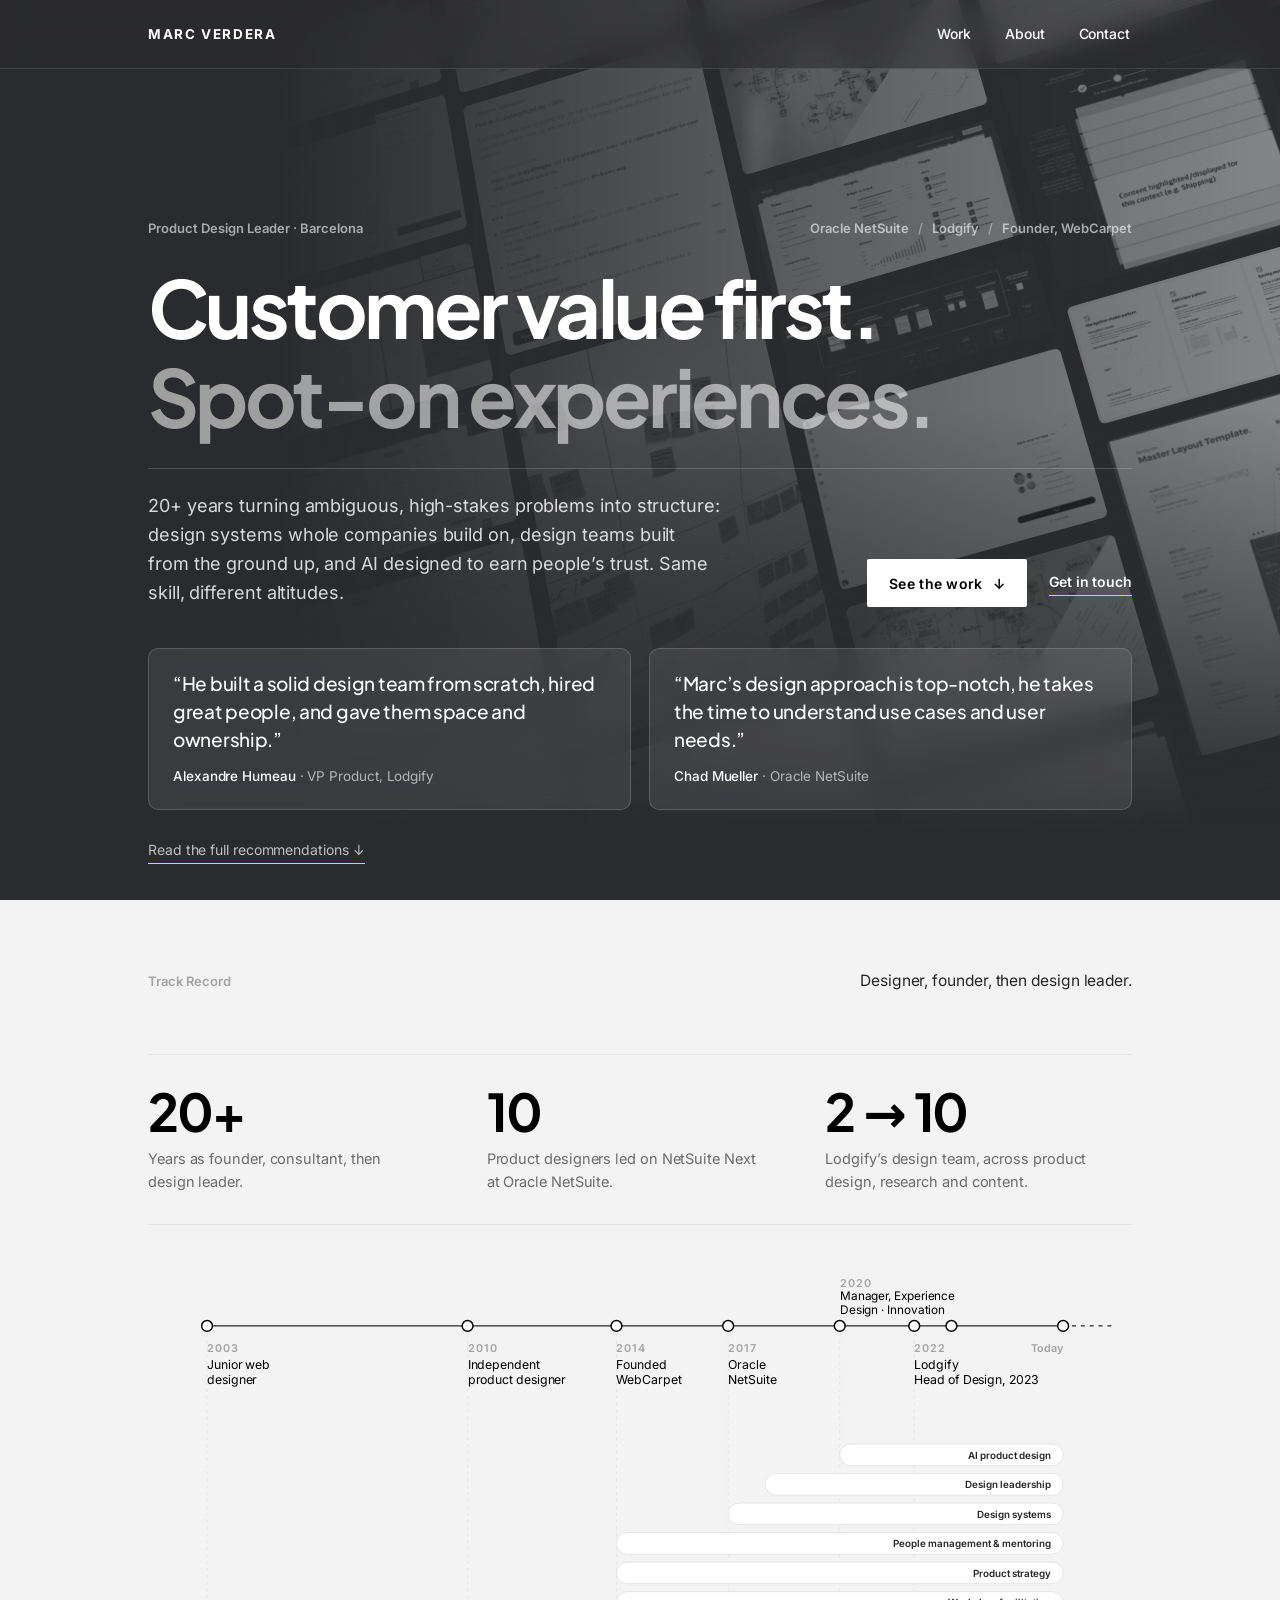
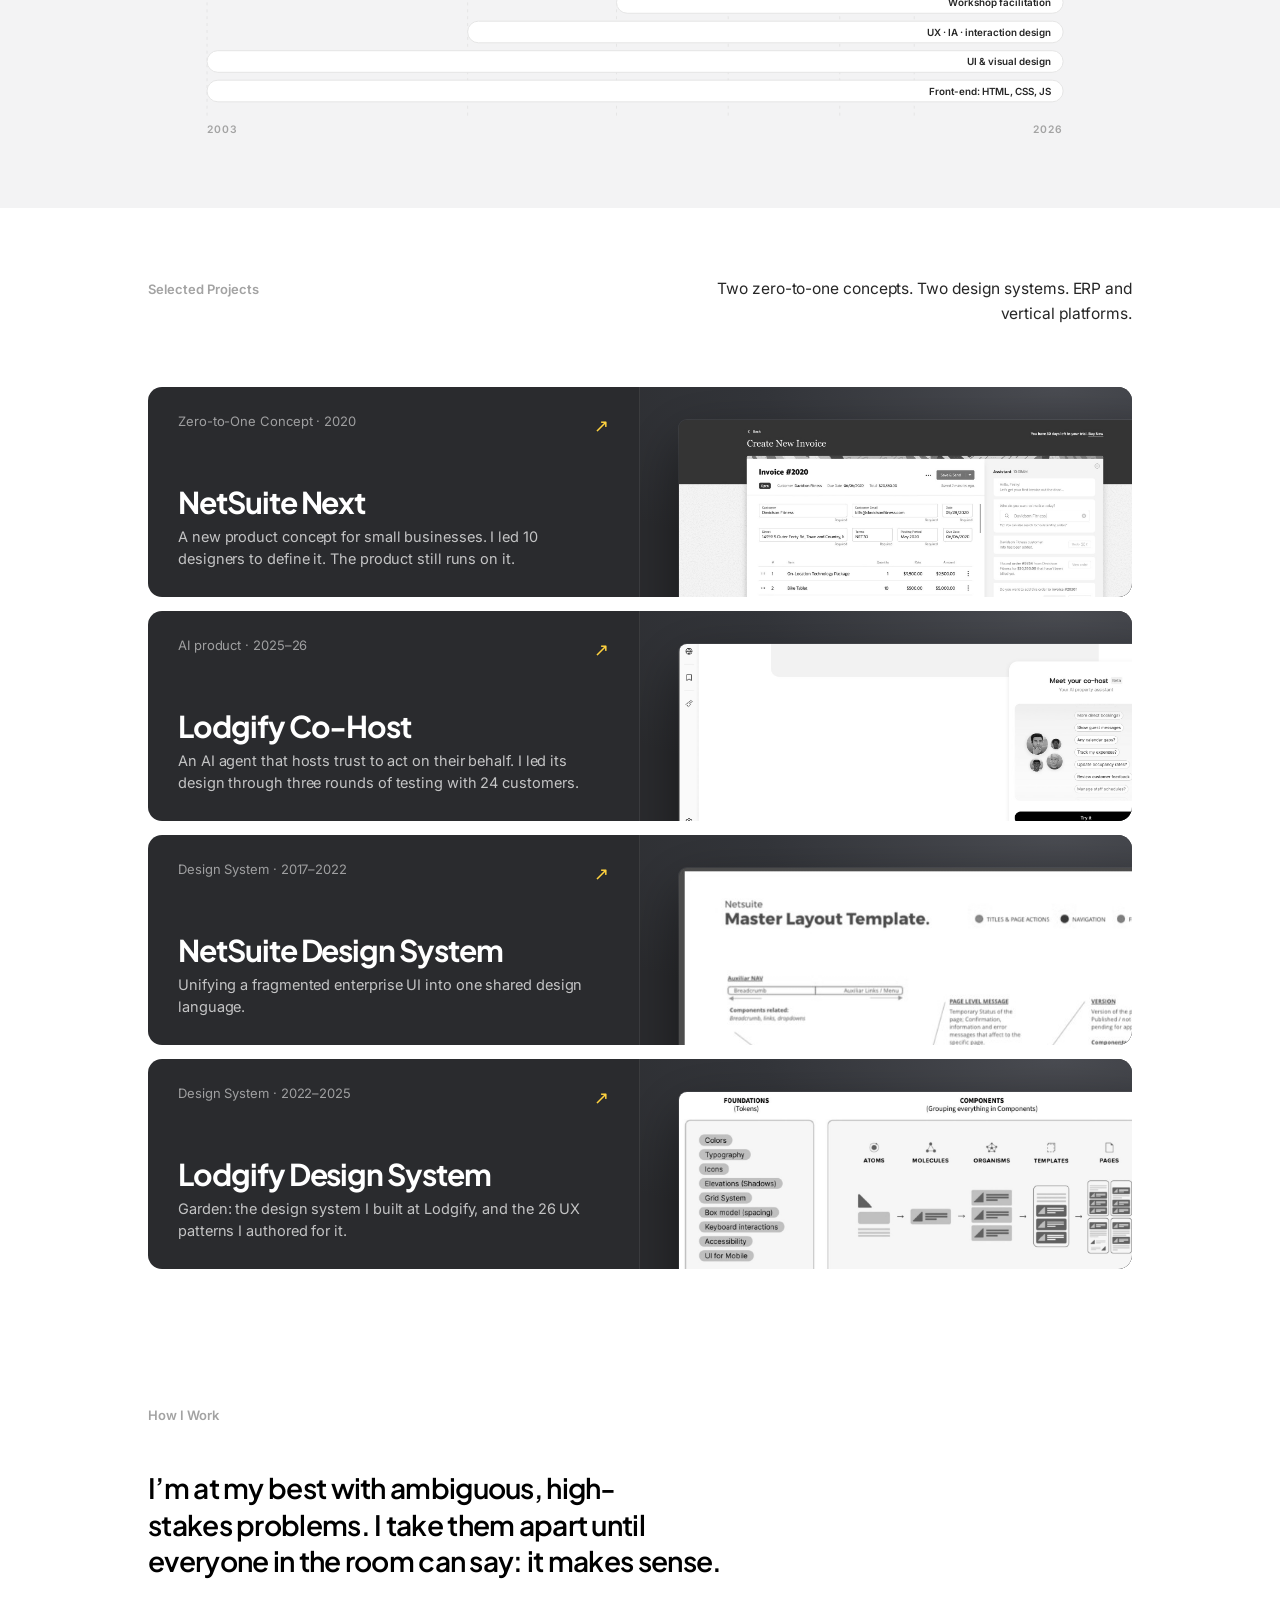
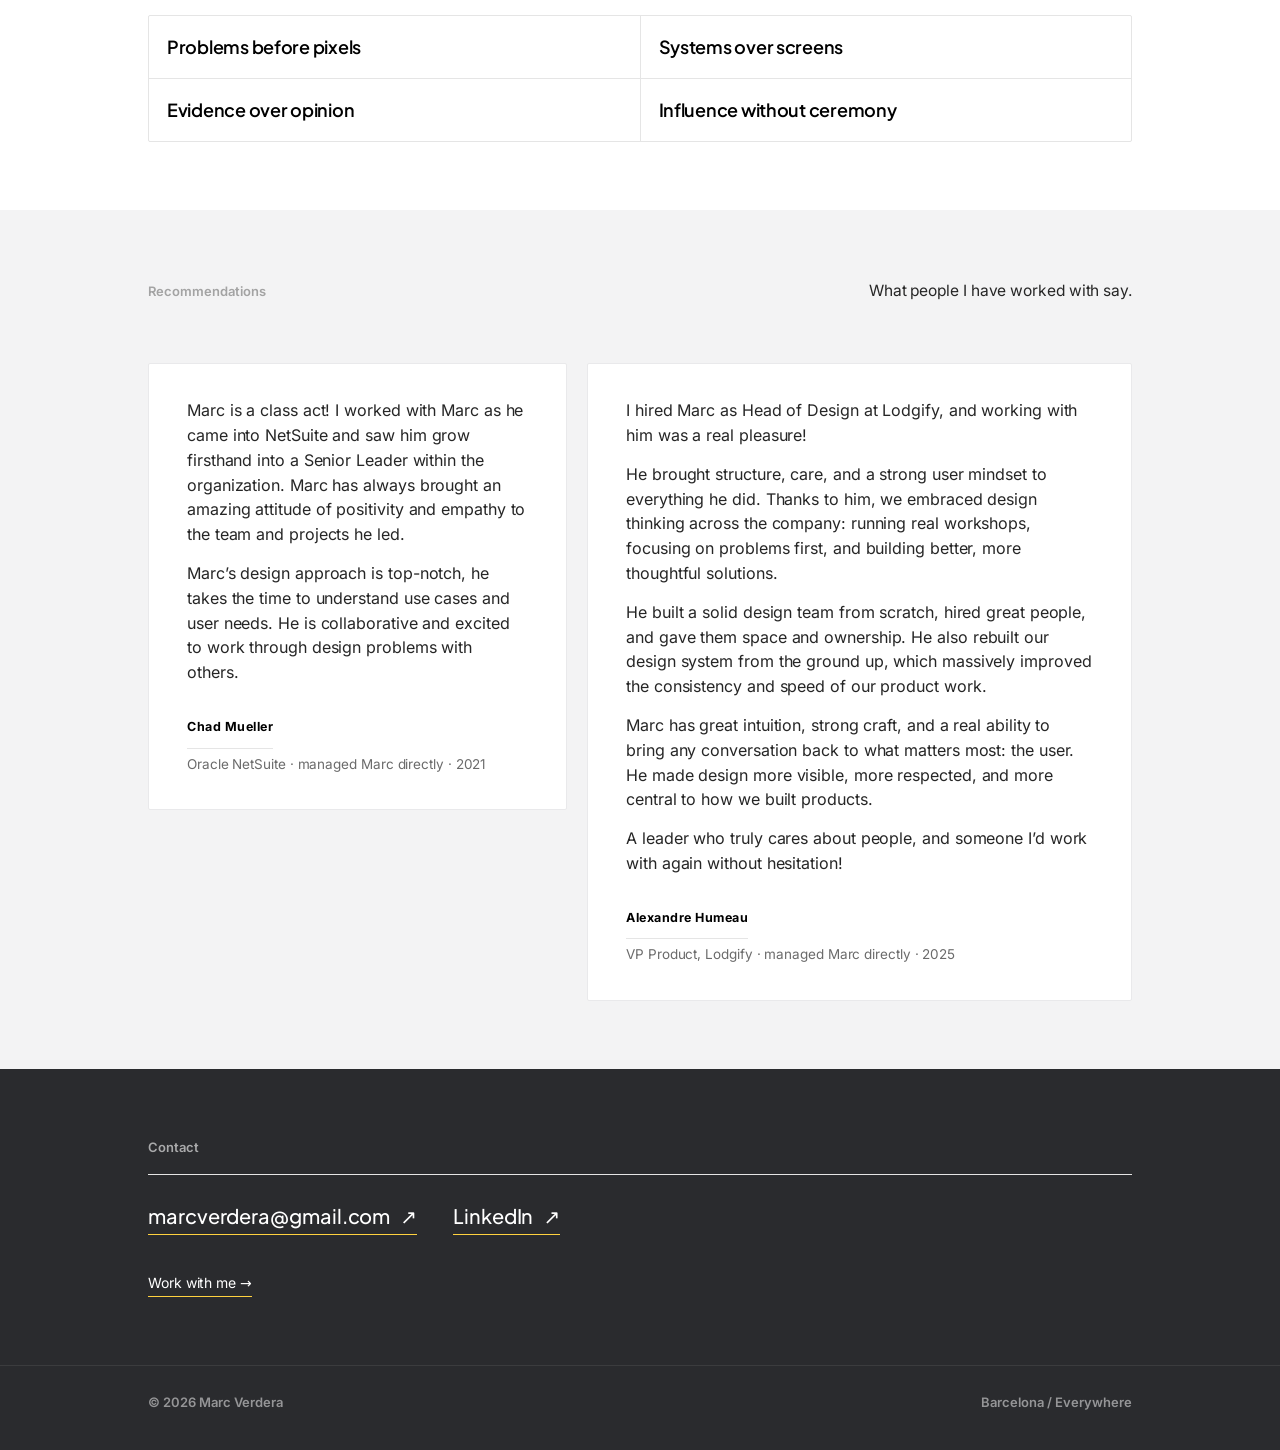
<file: index.html>
<!DOCTYPE html>
<html lang="en">
<head>
<meta charset="utf-8">
<meta name="viewport" content="width=device-width, initial-scale=1">
<meta name="color-scheme" content="light only">
<title>Marc Verdera — Product Design Leader</title>
<meta name="description" content="Product design leader for complex B2B products. Design systems and AI products. Built Lodgify’s design team 2→10. ex-Oracle NetSuite.">
<link rel="icon" href="favicon.svg" type="image/svg+xml">
<link rel="icon" href="favicon-32.png" type="image/png" sizes="32x32">
<link rel="apple-touch-icon" href="apple-touch-icon.png">
<meta property="og:type" content="website">
<meta property="og:title" content="Marc Verdera — Product Design Leader">
<meta property="og:description" content="Product design leader for complex B2B products. Design systems and AI products. Built Lodgify’s design team 2→10. ex-Oracle NetSuite.">
<meta property="og:url" content="https://marcverdera.vercel.app/">
<meta property="og:image" content="https://marcverdera.vercel.app/images/og.png">
<meta name="twitter:card" content="summary_large_image">

<style>
/* ===== Type: Plus Jakarta Sans (headings) + Inter (text), self-hosted, SIL OFL ===== */
@font-face{font-family:'Plus Jakarta Sans';src:url('/fonts/plus-jakarta-sans-500.woff2') format('woff2');font-weight:500;font-style:normal;font-display:swap}
@font-face{font-family:'Plus Jakarta Sans';src:url('/fonts/plus-jakarta-sans-600.woff2') format('woff2');font-weight:600;font-style:normal;font-display:swap}
@font-face{font-family:'Plus Jakarta Sans';src:url('/fonts/plus-jakarta-sans-700.woff2') format('woff2');font-weight:700;font-style:normal;font-display:swap}
@font-face{font-family:'Inter';src:url('/fonts/inter-400.woff2') format('woff2');font-weight:400;font-style:normal;font-display:swap}
@font-face{font-family:'Inter';src:url('/fonts/inter-500.woff2') format('woff2');font-weight:500;font-style:normal;font-display:swap}
@font-face{font-family:'Inter';src:url('/fonts/inter-600.woff2') format('woff2');font-weight:600;font-style:normal;font-display:swap}
@font-face{font-family:'Inter';src:url('/fonts/inter-700.woff2') format('woff2');font-weight:700;font-style:normal;font-display:swap}

/* ============================================================
   Marc Verdera — Portfolio
   Editorial system: serif display + uppercase sans labels,
   cream/near-black light palette, inverted dark palette.
   Mobile-first: base rules target phone width; min-width
   media queries layer on the desktop layout.
   ============================================================ */


/* ---------- Tokens ---------- */
:root {
  --bg: #ffffff;
  --surface: #f4f4f4;
  --fg: #262626;
  --heading: #000000;
  --accent: #000000;
  --muted: #6b6b6b;
  --faint: #a3a3a3;
  --line: #e5e5e5;
  --warn: #4a4a4a;
  --nav-bg: rgba(255,255,255,0.90);
  --dash: #d4d4d4;
  --max: 1040px;
  --measure: 760px;
  color-scheme: light only;
}

* { box-sizing: border-box; }
html { scroll-behavior: smooth; }
body {
  margin: 0;
  font-family: var(--sans);
  color: var(--fg);
  background: var(--bg);
  line-height: 1.65;
  font-size: 16px;
  -webkit-font-smoothing: antialiased;
  overflow-x: hidden;
}
img { max-width: 100%; display: block; }
a { color: inherit; }
.wrap { max-width: var(--max); margin: 0 auto; padding: 0 20px; }
.serif { font-family: var(--serif); }
.rule { border: none; border-top: 1px solid var(--line); margin: 0; }

/* ---------- Nav ---------- */
.nav {
  position: sticky; top: env(safe-area-inset-top, 0px); z-index: 50;
  background: var(--nav-bg);
  backdrop-filter: blur(8px);
  border-bottom: 1px solid var(--line);
}
.nav .wrap { display: flex; align-items: center; justify-content: space-between; height: 58px; flex-wrap: wrap; gap: 8px 20px; padding-top: 6px; padding-bottom: 6px; }
.nav .brand {
  font-weight: 700; color: var(--heading); text-decoration: none;
  font-size: 13px; letter-spacing: 0; text-transform: none;
}
.nav .links { display: flex; align-items: center; gap: 16px; }
.nav .links a { color: var(--fg); text-decoration: none; font-size: 13px; font-weight: 500; }
.nav .links a:hover { color: var(--muted); }
.nav .back { font-size: 12.5px; font-weight: 500; color: var(--fg); text-decoration: none; display: inline-flex; align-items: center; gap: 6px; }
.nav .back:hover { color: var(--muted); }
.nav .tag { font-size: 13px; font-weight: 600; letter-spacing: 0; text-transform: none; color: var(--faint); }

/* ---------- Eyebrow / labels ---------- */
.eyebrow, .label {
  font-size: 13px; font-weight: 600; letter-spacing: 0; text-transform: none;
  color: var(--faint);
}
.eyebrow { margin-bottom: 16px; }

/* ---------- Hero (home) ---------- */
.hero { padding: 36px 0 0 0; }
.hero .top-row {
  display: flex; align-items: flex-end; justify-content: space-between; gap: 20px;
  flex-wrap: wrap; margin-bottom: 16px;
}
.hero h1 {
  font-family: var(--serif); font-weight: 600;
  font-size: 32px; line-height: 1.14; color: var(--heading); margin: 0 0 18px 0;
  letter-spacing: -0.2px; text-wrap: balance; max-width: 16ch;
}
.hero .row-split {
  display: flex; justify-content: space-between; align-items: flex-start; gap: 24px;
  flex-wrap: wrap; padding-bottom: 24px;
}
.hero .sub { font-size: 15.5px; color: var(--fg); max-width: 46ch; margin: 0; }
.hero .tagline { font-size: 13px; font-weight: 600; letter-spacing: 0; text-transform: none; color: var(--faint); padding-top: 4px; }

/* ---------- Placeholder / original art frames ---------- */
.hero-media, .photo-frame {
  margin: 0; border-radius: 2px; overflow: hidden;
  background: var(--surface); border: 1px solid var(--line);
}
.art-frame { display: block; width: 100%; height: auto; }
.art-frame svg { display: block; width: 100%; height: auto; }
.hero-media .cap, .photo-frame .cap {
  font-size: 12.5px; font-style: italic; color: var(--muted);
  padding: 12px 16px 16px 16px; font-family: var(--serif);
  border-top: 1px solid var(--line);
}

/* ---------- Sections ---------- */
section { padding: 46px 0; border-top: 1px solid var(--line); }
section:first-of-type { border-top: none; }
.section-top {
  display: flex; flex-direction: column; gap: 12px;
  margin-bottom: 30px;
}
.section-top .note { font-size: 15.5px; color: var(--fg); max-width: 42ch; }
h2 {
  font-family: var(--serif); font-weight: 600;
  font-size: 24px; color: var(--heading); margin: 0; text-wrap: balance;
}
h3 { font-size: 13px; font-weight: 600; letter-spacing: 0; text-transform: none; color: var(--muted); margin: 26px 0 12px 0; }
p { margin: 0 0 16px 0; color: var(--fg); max-width: var(--measure); }
ul, ol { padding-left: 20px; margin: 0 0 16px 0; max-width: var(--measure); }
li { margin-bottom: 10px; }

/* ---------- Selected Projects (row list, home) ---------- */
.proj-list { display: flex; flex-direction: column; }
.proj-row {
  text-decoration: none; color: inherit;
  padding: 26px 0; border-top: 1px solid var(--line);
  display: flex; flex-direction: column; gap: 10px;
}
.proj-list .proj-row:last-child { border-bottom: 1px solid var(--line); }
.proj-row .proj-main { max-width: 60ch; }
.proj-row h3.proj-title {
  font-family: var(--serif); font-weight: 600; font-style: normal;
  font-size: 22px; color: var(--heading); margin: 0 0 8px 0; text-transform: none;
  letter-spacing: 0; text-wrap: balance;
}
.proj-row .proj-desc { font-size: 15px; color: var(--muted); margin: 0; max-width: 52ch; }
.proj-row .proj-meta {
  font-size: 13px; font-weight: 600; letter-spacing: 0; text-transform: none;
  color: var(--faint); display: flex; align-items: center; gap: 8px;
}
.proj-row .proj-meta .arrow { font-size: 13px; transition: transform .15s ease; }
.proj-row:hover .proj-title { color: var(--muted); }
.proj-row:hover .proj-meta .arrow { transform: translate(2px,-2px); }

/* ---------- Pull-quote / How I Work ---------- */
.pull-quote {
  font-family: var(--serif); font-weight: 500;
  font-size: 22px; line-height: 1.4; color: var(--heading); margin: 0; max-width: 30ch;
  text-wrap: balance;
}

/* ---------- Recommendations slider ---------- */
.rec-slider { position: relative; }
.rec-viewport { overflow: hidden; }
.rec-track { display: flex; transition: transform .45s cubic-bezier(.65,0,.35,1); touch-action: pan-y; }
.rec-slide { flex: 0 0 100%; max-width: 100%; padding-right: 6px; }
.rec-card {
  border: 1.5px dashed var(--dash); border-radius: 2px; background: var(--surface);
  padding: 26px 24px; min-height: 200px;
}
.rec-name { font-size: 12.5px; font-weight: 700; letter-spacing: 0.5px; color: var(--heading); }
.rec-role { font-family: var(--serif); font-style: italic; font-size: 14px; color: var(--muted); margin: 2px 0 16px 0; }
.rec-quote { font-size: 15px; color: var(--muted); font-style: italic; font-family: var(--serif); margin: 0; max-width: 60ch; }
.rec-controls { display: flex; align-items: center; justify-content: space-between; margin-top: 20px; gap: 16px; }
.rec-dots { display: flex; gap: 8px; }
.rec-dot { width: 7px; height: 7px; border-radius: 50%; border: none; background: var(--line); padding: 0; cursor: pointer; }
.rec-dot.is-active { background: var(--heading); }
.rec-arrows { display: flex; gap: 10px; }
.rec-arrow-btn {
  border: 1px solid var(--line); background: var(--bg); color: var(--heading);
  width: 34px; height: 34px; border-radius: 50%; display: flex; align-items: center; justify-content: center;
  cursor: pointer; font-size: 15px; line-height: 1;
}
.rec-arrow-btn:hover { border-color: var(--fg); }
.rec-arrow-btn:focus-visible { outline: 2px solid var(--heading); outline-offset: 2px; }

/* ---------- Contact strip (home) ---------- */
.contact-strip { display: flex; align-items: center; gap: 14px 36px; flex-wrap: wrap; }
.contact-strip a {
  font-size: 18px; text-decoration: none; color: var(--heading); border-bottom: 1px solid var(--fg);
  padding-bottom: 2px; display: inline-flex; align-items: center; gap: 10px;
  font-family: var(--serif);
}
.contact-strip a:hover { color: var(--muted); border-color: var(--muted); }

/* ---------- Case study: label / value rows ---------- */
.cs-hero { padding-top: 28px; }
.cs-hero .wrap > .rule:first-child { margin-bottom: 24px; }
.cs-hero h1 {
  font-family: var(--serif); font-weight: 600;
  font-size: 34px; line-height: 1.08; color: var(--heading); margin: 0 0 16px 0;
  letter-spacing: -0.2px;
}
.cs-hero .lead {
  font-family: var(--serif); font-weight: 500; font-style: normal;
  font-size: 18px; line-height: 1.4; color: var(--fg); max-width: 44ch; margin: 0 0 24px 0;
}
.cs-tags-row {
  display: flex; justify-content: space-between; align-items: center; gap: 12px; flex-wrap: wrap;
  padding: 16px 0; font-size: 13px; font-weight: 600; letter-spacing: 0; text-transform: none;
  color: var(--faint);
}
.cs-tags-row .year { color: var(--faint); }
.cs-photo { margin: 0; border-radius: 2px; overflow: hidden; }
.cs-photo img { width: 100%; }
.cs-photo .cap-line {
  font-size: 12px; color: var(--faint); font-style: italic; padding: 10px 0 0 0;
  font-family: var(--serif);
}

.lv-row { display: flex; flex-direction: column; gap: 10px; padding: 26px 0; border-top: 1px solid var(--line); }
.lv-row:last-of-type { border-bottom: 1px solid var(--line); }
.lv-row .lv-k {
  font-size: 13px; font-weight: 600; letter-spacing: 0; text-transform: none;
  color: var(--faint);
}
.lv-row .lv-v { max-width: 640px; }
.lv-row .lv-v p:last-child { margin-bottom: 0; }
.lv-row .lv-v ul, .lv-row .lv-v ol { margin-bottom: 0; }

/* ---------- Recreated diagrams (restyled to editorial palette) ---------- */
.diagram { display: flex; flex-direction: column; gap: 1px; margin: 6px 0 4px 0; background: var(--line); border-radius: 2px; overflow: hidden; }
.d-layer { padding: 16px 18px; background: var(--bg); }
.d-layer .d-k { font-size: 13px; font-weight: 700; letter-spacing: 0; text-transform: none; color: var(--faint); }
.d-layer .d-t { font-family: var(--serif); font-size: 17px; font-weight: 600; margin: 3px 0 4px 0; color: var(--heading); }
.d-layer .d-d { font-size: 13px; color: var(--muted); }
.pipeline { display: flex; gap: 1px; margin: 6px 0 4px 0; flex-wrap: wrap; background: var(--line); border-radius: 2px; overflow: hidden; }
.p-step { flex: 1; min-width: 120px; padding: 16px 12px; text-align: center; background: var(--bg); }
.p-step .p-n { font-size: 10px; color: var(--faint); font-weight: 700; letter-spacing: 1px; }
.p-step .p-t { font-family: var(--serif); font-size: 14px; font-weight: 600; color: var(--heading); margin-top: 5px; }
.cap { font-size: 12px; color: var(--faint); font-style: italic; margin-top: 10px; font-family: var(--serif); }

/* ---------- Real / placeholder images ---------- */
.shot { border-radius: 2px; overflow: hidden; border: 1px solid var(--line); margin: 6px 0 4px 0; }
.shot img { width: 100%; }
.placeholder {
  border: 1.5px dashed var(--dash); border-radius: 2px; background: var(--surface);
  color: var(--muted); font-size: 13px; font-style: italic; text-align: center;
  display: flex; align-items: center; justify-content: center; padding: 22px; min-height: 140px;
  margin: 6px 0 4px 0; font-family: var(--serif);
}

/* ---------- Callout ---------- */
.callout {
  background: var(--surface); border-left: 2px solid var(--heading);
  padding: 16px 20px; font-size: 14px; color: var(--fg); margin: 20px 0; max-width: var(--measure);
}
.fillin { color: var(--warn); font-style: italic; }

/* ---------- Next case study ---------- */
.next-case {
  display: flex; justify-content: space-between; align-items: center; padding: 28px 0; gap: 16px; flex-wrap: wrap;
}
.next-case a { text-decoration: none; color: var(--heading); font-size: 13.5px; font-weight: 500; display: inline-flex; align-items: center; gap: 8px; }
.next-case a:hover { color: var(--muted); }

/* ---------- Meta row (about / contact pages) ---------- */
.meta-row { display: flex; flex-direction: column; gap: 20px; margin: 0; padding: 0; }
.meta-item { min-width: 0; }
.meta-item .meta-k { font-size: 13px; font-weight: 600; letter-spacing: 0; text-transform: none; color: var(--faint); margin-bottom: 6px; }
.meta-item .meta-v { font-size: 16px; color: var(--heading); font-family: var(--serif); }
.meta-item .meta-v a { text-decoration: none; border-bottom: 1px solid var(--line); }
.meta-item .meta-v a:hover { border-color: var(--fg); }

/* ---------- Footer ---------- */
footer { border-top: 1px solid var(--line); padding: 26px 0 calc(36px + env(safe-area-inset-bottom, 0px)) 0; }
footer .wrap { display: flex; flex-direction: column; gap: 8px; }
footer .f-copy { font-size: 13px; font-weight: 600; letter-spacing: 0; text-transform: none; color: var(--faint); }
footer .f-loc { font-size: 13px; font-weight: 600; letter-spacing: 0; text-transform: none; color: var(--faint); }

/* ---------- About photo ---------- */
.photo-ph {
  width: 128px; height: 128px; border-radius: 50%; overflow: hidden;
  background: var(--surface); border: 1px solid var(--line);
  display: flex; align-items: center; justify-content: center;
  margin-bottom: 22px;
}
.photo-ph .mono {
  font-family: var(--serif); font-weight: 600; font-size: 34px; color: var(--heading);
}
.photo-ph-cap { font-size: 11.5px; color: var(--muted); font-style: italic; margin: -12px 0 22px 0; font-family: var(--serif); }
blockquote {
  font-family: var(--serif); font-weight: 500;
  margin: 22px 0; padding: 0 0 0 20px; border-left: 2px solid var(--heading);
  font-size: 18px; line-height: 1.45; color: var(--heading); max-width: 60ch;
}

/* ============================================================
   Desktop layer — min-width 700px
   ============================================================ */
@media (min-width: 700px) {
  .wrap { padding: 0 28px; }
  .nav .wrap { height: 68px; }
  .nav .brand { font-size: 13.5px; letter-spacing: 1.6px; }
  .nav .links { gap: 30px; }
  .nav .links a { font-size: 14px; }
  .nav .tag { font-size: 11px; }

  .hero { padding: 56px 0 0 0; }
  .hero h1 { font-size: 54px; margin-bottom: 22px; letter-spacing: -0.4px; }
  .hero .row-split { padding-bottom: 32px; }
  .hero .sub { font-size: 16.5px; }
  .hero .tagline { font-size: 12px; }

  .hero-media, .photo-frame { min-height: 0; }

  section { padding: 68px 0; }
  .section-top { flex-direction: row; justify-content: space-between; align-items: baseline; gap: 24px; margin-bottom: 44px; }
  .section-top .note { text-align: right; }
  h2 { font-size: 28px; }

  .proj-row { flex-direction: row; justify-content: space-between; align-items: flex-start; padding: 34px 0; gap: 24px; }
  .proj-row h3.proj-title { font-size: 27px; }
  .proj-row .proj-desc { font-size: 15.5px; }
  .proj-row .proj-meta { text-align: right; white-space: nowrap; padding-top: 6px; font-size: 11px; }

  .pull-quote { font-size: 27px; }

  .rec-card { padding: 34px 38px; }
  .rec-quote { font-size: 16px; }

  .contact-strip a { font-size: 20px; }

  .cs-hero { padding-top: 40px; }
  .cs-hero .wrap > .rule:first-child { margin-bottom: 32px; }
  .cs-hero h1 { font-size: 58px; margin-bottom: 22px; letter-spacing: -0.5px; }
  .cs-hero .lead { font-size: 22px; margin-bottom: 32px; }
  .cs-tags-row { padding: 20px 0; font-size: 11.5px; }

  .lv-row { flex-direction: row; gap: 40px; padding: 34px 0; }
  .lv-row .lv-k { flex: 0 0 170px; font-size: 11.5px; padding-top: 2px; }
  .lv-row .lv-v { flex: 1 1 420px; }

  .meta-row { flex-direction: row; flex-wrap: wrap; gap: 32px; }
  .meta-item .meta-v { font-size: 17px; }

  footer .wrap { flex-direction: row; justify-content: space-between; align-items: center; }

  .photo-ph { width: 152px; height: 152px; }
  .photo-ph .mono { font-size: 40px; }
}

@media (min-width: 960px) {
  .hero h1 { max-width: 16ch; }
  .cs-photo .hero-media { min-height: 420px; }
}


/* ---------- Case study figures, values, track record ---------- */
figure { margin: 0; }
.shot img, .cs-photo img { width: 100%; height: auto; }
.values { display: grid; grid-template-columns: 1fr; gap: 1px; background: var(--line); border: 1px solid var(--line); border-radius: 2px; overflow: hidden; }
.value { background: var(--bg); padding: 16px 18px; font-family: var(--serif); font-size: 18px; font-weight: 600; color: var(--heading); }
.stats { display: grid; grid-template-columns: 1fr; gap: 1px; background: var(--line); border-top: 1px solid var(--line); border-bottom: 1px solid var(--line); }
.stat { background: var(--bg); padding: 22px 0; }
.stat .n { font-family: var(--serif); font-weight: 600; font-size: 38px; line-height: 1; color: var(--heading); }
.stat .d { font-size: 14.5px; color: var(--muted); margin-top: 10px; max-width: 30ch; }
.timeline { list-style: none; padding: 0; margin: 32px 0 0 0; max-width: none; display: grid; grid-template-columns: 1fr; gap: 14px; }
.timeline li { margin: 0; display: flex; gap: 16px; align-items: baseline; }
.timeline .y { flex: 0 0 48px; font-size: 11px; font-weight: 600; letter-spacing: 1px; color: var(--faint); }
.timeline .r { font-size: 15px; color: var(--fg); }
.hero-media img { width: 100%; height: auto; }
@media (min-width: 700px) {
  .values { grid-template-columns: 1fr 1fr; }
  .stats { grid-template-columns: repeat(3, 1fr); background: none; gap: 32px; }
  .stat { padding: 30px 0; }
  .stat .n { font-size: 48px; }
  .timeline { grid-template-columns: repeat(3, 1fr); gap: 20px 32px; }
  .timeline li { flex-direction: column; gap: 4px; }
  .timeline .y { flex: none; }
}

.tl-figure { display: none; margin: 36px 0 0 0; }
.tl-figure svg { display: block; width: 100%; height: auto; }
.rec-card { border-style: solid; border-width: 1px; border-color: var(--line); }
.rec-quote { color: var(--fg); font-style: normal; font-size: 16px; line-height: 1.6; margin: 0 0 14px 0; }
.rec-quote:last-of-type { margin-bottom: 22px; }
.rec-name a { text-decoration: none; border-bottom: 1px solid var(--line); }
.rec-name a:hover { border-color: var(--fg); }
.rec-role { margin: 4px 0 0 0; }
@media (min-width: 700px) {
  .tl-figure { display: block; }
  .timeline { display: none; }
  .rec-quote { font-size: 17.5px; }
}

/* ---------- Hero (impact) ---------- */
.hero-x { padding-top: 40px; padding-bottom: 8px; }
.hx-top { display: flex; flex-wrap: wrap; justify-content: space-between; gap: 8px 24px; margin-bottom: 28px; }
.hx-proof { font-size: 13px; font-weight: 600; letter-spacing: 0; text-transform: none; color: var(--muted); }
.hx-proof span { color: var(--faint); margin: 0 6px; }
.hero-x .hx-title { font-family: var(--serif); font-weight: 600; font-size: clamp(44px, 9.2vw, 108px); line-height: 1.0; letter-spacing: -0.02em; color: var(--heading); margin: 0 0 30px 0; max-width: none; text-wrap: balance; }
.hx-title em { font-style: italic; font-weight: 500; color: var(--muted); }
.hx-row { display: flex; flex-direction: column; gap: 22px; padding: 24px 0 34px 0; border-top: 1px solid var(--line); }
.hx-sub { font-size: 17px; line-height: 1.6; color: var(--fg); margin: 0; max-width: 52ch; }
.hx-cta { display: flex; align-items: center; gap: 22px; flex-wrap: wrap; }
.btn-primary { display: inline-flex; align-items: center; gap: 10px; min-height: 48px; padding: 0 22px; background: var(--heading); color: var(--bg); text-decoration: none; font-size: 14px; font-weight: 600; letter-spacing: 0.3px; border-radius: 2px; }
.btn-primary:hover { opacity: .88; }
.btn-link { font-size: 14px; font-weight: 600; color: var(--heading); text-decoration: none; border-bottom: 1px solid var(--heading); padding-bottom: 2px; }
.btn-link:hover { color: var(--muted); border-color: var(--muted); }
.mosaic { display: grid; grid-template-columns: 1fr 1fr; gap: 10px; }
.tile { position: relative; display: block; overflow: hidden; border-radius: 2px; background: var(--surface); border: 1px solid var(--line); text-decoration: none; aspect-ratio: 4 / 3; }
.tile-a { grid-column: 1 / -1; aspect-ratio: 16 / 9; }
.tile img { width: 100%; height: 100%; object-fit: cover; object-position: top left; transition: transform .5s cubic-bezier(.2,.7,.2,1); }
.tile:hover img { transform: scale(1.03); }
.tile-cap { position: absolute; left: 0; right: 0; bottom: 0; display: flex; flex-direction: column; gap: 2px; padding: 26px 14px 12px 14px; background: linear-gradient(to top, rgba(17,17,17,.82), rgba(17,17,17,0)); color: #fafafa; }
.tile-cap b { font-family: var(--serif); font-size: 16px; font-weight: 600; }
.tile-cap i { font-style: normal; font-size: 13px; font-weight: 600; letter-spacing: 0; text-transform: none; color: rgba(250,250,250,.78); }
.tile:focus-visible { outline: 2px solid var(--heading); outline-offset: 3px; }
@media (min-width: 700px) {
  .hero-x { padding-top: 64px; }
  .hx-row { flex-direction: row; justify-content: space-between; align-items: flex-end; gap: 40px; }
  .hx-sub { font-size: 18px; }
  .mosaic { grid-template-columns: 1.6fr 1fr 1fr; grid-template-rows: 1fr 1fr; gap: 12px; height: 520px; }
  .tile, .tile-a { aspect-ratio: auto; }
  .tile-a { grid-column: 1; grid-row: 1 / 3; }
  .tile-b { grid-column: 2 / 4; grid-row: 1; }
  .tile-c { grid-column: 2; grid-row: 2; }
  .tile-d { grid-column: 3; grid-row: 2; }
  .tile-cap b { font-size: 18px; }
}

.tile-a img { object-position: 88% 22%; }
.tile-b img { object-position: 100% 100%; }
.tile-d { grid-column: 1 / -1; aspect-ratio: 16 / 9; }
.tile-d img { object-position: 0 18%; }
@media (min-width: 700px) { .tile-d { grid-column: 3; grid-row: 2; aspect-ratio: auto; } }

.rec-track { align-items: flex-start; }
.rec-viewport { transition: height .45s cubic-bezier(.65,0,.35,1); }
.rec-card { min-height: 0; }
/* ---------- Mobile touch targets & legibility ---------- */
.nav .brand, .nav .links a, .nav .back { display: inline-flex; align-items: center; min-height: 44px; }
.nav .links a { padding: 0 2px; }
.next-case a { min-height: 44px; }
.meta-item .meta-v a, .rec-name a, .about-links a { display: inline-block; padding: 10px 0; }
@media (max-width: 699px) {
  .nav .wrap { height: auto; min-height: 58px; padding-top: 4px; padding-bottom: 4px; }
  .eyebrow, .label, .lv-row .lv-k, .cs-tags-row, .proj-row .proj-meta, .meta-item .meta-k, .fact .meta-k, footer .f-copy, footer .f-loc, .nav .tag, .hx-proof, .tile-cap i { font-size: 13px; }
  .cap, .cs-photo .cap-line { font-size: 13px; }
}

.rec-dots { gap: 0; }
.rec-dot { width: 24px; height: 24px; padding: 8.5px; background-clip: content-box; }
.rec-dot:focus-visible { outline: 2px solid var(--heading); outline-offset: 0; }
.rec-arrow-btn { width: 44px; height: 44px; }

.rec-dot.is-active { background-clip: content-box; }

.wwm { margin: 26px 0 0; font-size: 14px; }
.wwm a { color: var(--muted); text-decoration: none; border-bottom: 1px solid var(--line); padding: 10px 0 2px; display: inline-block; }
.wwm a:hover { color: var(--heading); border-color: var(--heading); }
.hx-row { margin-bottom: 8px; }
.proof-quotes { display: grid; grid-template-columns: 1fr; gap: 28px; }
.pq { margin: 0; }
.pq blockquote { margin: 0 0 14px; font-family: var(--serif); font-size: 21px; line-height: 1.4; color: var(--heading); }
.pq figcaption { font-size: 13px; color: var(--muted); padding-left: 22px; }
.pq figcaption b { color: var(--heading); font-weight: 600; }
.pq-more { margin: 26px 0 0; font-size: 14px; }
.pq-more a { color: var(--muted); text-decoration: none; border-bottom: 1px solid var(--line); padding: 10px 0 2px; display: inline-block; }
.pq-more a:hover { color: var(--heading); border-color: var(--heading); }
.rec-grid { display: grid; grid-template-columns: 1fr; gap: 20px; align-items: start; }
.rec-grid .rec-card { margin: 0; }
@media (min-width: 800px) {
  .proof-quotes { grid-template-columns: 1fr 1fr; gap: 48px; }
  .pq blockquote { font-size: 24px; }
  .rec-grid { grid-template-columns: 1fr 1.3fr; }
}

/* ===== Redesign layer ===== */
:root{ --serif:'Plus Jakarta Sans', system-ui, -apple-system, 'Helvetica Neue', Arial, sans-serif; --sans:'Inter', system-ui, -apple-system, 'Helvetica Neue', Arial, sans-serif; }
html{ font-synthesis:none; }
body{ letter-spacing:-0.005em; }
h1, h2{ letter-spacing:-0.015em; }
/* Dark page heroes (About, Work with me, case studies) */
.hero:not(.hero-x), .cs-hero{ background:#000; color:#fff; }
.hero:not(.hero-x){ padding-top:64px; padding-bottom:64px!important; }
.hero:not(.hero-x) h1, .cs-hero h1{ color:#fff; }
.hero:not(.hero-x) .sub, .cs-hero .lead{ color:rgba(255,255,255,.82); }
.hero:not(.hero-x) .eyebrow, .hero:not(.hero-x) .tagline{ color:rgba(255,255,255,.6); }
.hero:not(.hero-x) .rule, .cs-hero .rule{ border-top-color:rgba(255,255,255,.2); }
.hero:not(.hero-x) .btn-primary{ background:#fff; color:#000; }
.hero:not(.hero-x) .btn-link{ color:#fff; border-color:#fff; }
.hero:not(.hero-x) + section, .cs-hero + section{ border-top:0; }
.cs-hero{ padding-top:64px; background:linear-gradient(#000,#000) top / 100% calc(100% - 150px) no-repeat; }
.cs-hero .cs-tags-row{ color:rgba(255,255,255,.6); }
.cs-hero .cs-tags-row .year{ color:rgba(255,255,255,.45); }
.cs-photo img{ border-radius:8px; }
.cs-photo .cap-line{ font-style:normal; font-family:var(--sans); font-size:13px; }
h3{ color:var(--heading); }
.pull-quote{ font-size:40px; line-height:1.15; }
blockquote{ font-size:24px; line-height:1.3; }

/* ===== Home: work-wall hero ===== */
.hero-x{ position:relative; overflow:hidden; isolation:isolate; background:#000; color:#fff; min-height:min(92vh, 860px); display:flex; align-items:flex-end; padding-top:120px!important; padding-bottom:0; }
.hero-x .hx-inner{ position:relative; z-index:2; width:100%; }
.hx-bg{ position:absolute; inset:0; z-index:0; }
.wall{ display:flex; gap:18px; position:absolute; top:-30%; left:18%; right:-30%; bottom:-30%; transform:perspective(1600px) rotateX(18deg) rotateZ(-14deg) rotateY(-8deg); opacity:.62; }
.hx-bg::after{ content:""; position:absolute; inset:0; background:linear-gradient(90deg,#000 22%,rgba(0,0,0,.55) 55%,rgba(0,0,0,.1)), linear-gradient(0deg,#000 8%,rgba(0,0,0,0) 55%); }
.wcol{ flex:1; display:flex; flex-direction:column; gap:18px; animation:drift var(--d) linear infinite; animation-delay:calc(var(--d) * -0.37); }
.wcol:nth-child(even){ animation-direction:reverse; }
.wcol img{ width:100%; border-radius:6px; display:block; filter:grayscale(1) contrast(1.05); background:#222; }
@keyframes drift{ from{ transform:translateY(0) } to{ transform:translateY(-50%) } }
@media (prefers-reduced-motion: reduce){ .wcol{ animation:none; } }
.hero-x .hx-title{ font-weight:400; letter-spacing:-0.02em; font-size:clamp(52px, 9.4vw, 118px); line-height:.98; color:#fff; }
.hero-x .hx-title em{ font-style:normal; color:rgba(255,255,255,.55); font-weight:inherit; }
.hero-x .hx-sub{ color:rgba(255,255,255,.82); }
.hero-x .eyebrow, .hero-x .hx-proof{ color:rgba(255,255,255,.6); }
.hero-x .hx-proof span{ color:rgba(255,255,255,.35); }
.hero-x .hx-row{ border-top-color:rgba(255,255,255,.18); padding-bottom:40px; }
.hero-x .btn-primary{ background:#fff; color:#000; }
.hero-x .btn-link{ color:#fff; border-color:#fff; }
.hero-x .btn-link:hover{ color:rgba(255,255,255,.7); border-color:rgba(255,255,255,.7); }
.hx-recs{ display:grid; grid-template-columns:1fr; gap:14px; margin:8px 0 0; padding:0 0 18px; }
.hx-recs .pq{ margin:0; padding:24px 26px 22px; border-radius:10px; background:rgba(255,255,255,.06); border:1px solid rgba(255,255,255,.14); -webkit-backdrop-filter:blur(14px) saturate(120%); backdrop-filter:blur(14px) saturate(120%); }
.hx-recs .pq blockquote{ color:#fff; font-size:22px; line-height:1.3; margin:0 0 16px; padding:0; border:0; max-width:none; }
.hx-recs .pq figcaption{ color:rgba(255,255,255,.62); font-size:13.5px; padding-left:0; }
.hx-recs .pq figcaption b{ color:#fff; font-weight:500; }
.hero-x .pq-more{ margin:0 0 40px; }
.hero-x .pq-more a{ color:rgba(255,255,255,.7); border-color:rgba(255,255,255,.3); }
.hero-x .pq-more a:hover{ color:#fff; border-color:#fff; }
.hero-x + section{ border-top:0; }
@media (min-width:800px){ .hx-recs{ grid-template-columns:1fr 1fr; gap:18px; } .hx-recs .pq blockquote{ font-size:25px; } }
@media (max-width:699px){ .wall{ top:-10%; left:-40%; right:-60%; bottom:-10%; opacity:.5; } .hx-bg::after{ background:linear-gradient(180deg,rgba(0,0,0,.35),rgba(0,0,0,.75) 45%,rgba(0,0,0,.85)); } .hero-x{ min-height:auto; } }
/* Home type sizes */
.proj-row h3.proj-title{ font-size:34px; }
.stat .n{ font-size:64px; line-height:1; }
.rec-quote{ font-family:var(--serif); font-size:18px; line-height:1.55; font-style:normal; }
.rec-role{ font-style:normal; font-family:var(--sans); font-size:13.5px; }
/* Project rows with previews */
.proj-row{ display:grid!important; grid-template-columns:1fr; gap:16px; align-items:start; }
.proj-thumb{ width:100%; aspect-ratio:16/10; object-fit:cover; object-position:top left; border-radius:8px; border:1px solid var(--line); filter:grayscale(1); transition:filter .35s ease; background:var(--surface); }
.proj-row:hover .proj-thumb, .proj-row:focus-visible .proj-thumb{ filter:none; }
@media (min-width:700px){ .proj-row{ grid-template-columns:260px 1fr auto; gap:32px; align-items:center; } .proj-row .proj-meta{ align-self:start; padding-top:10px; } }
@media (prefers-reduced-motion: reduce){ .proj-thumb{ transition:none; } }

/* ===== Logo + nav over dark heroes ===== */
:root{ --navh:59px; }
@media (min-width:700px){ :root{ --navh:69px; } }
.nav .brand{ min-height:44px; display:inline-flex; align-items:center; color:var(--heading); }
.nav .brand{ font-family:var(--sans); font-weight:700; font-size:13.5px!important; letter-spacing:.12em!important; text-transform:uppercase; white-space:nowrap; }
.nav{ transition:background-color .25s ease, border-color .25s ease, color .25s ease; }
.nav.is-dark{ background:rgba(0,0,0,.42); -webkit-backdrop-filter:blur(14px) saturate(140%); backdrop-filter:blur(14px) saturate(140%); border-bottom-color:rgba(255,255,255,.1); }
.nav.is-dark .brand, .nav.is-dark .links a, .nav.is-dark .back{ color:#fff; }
.nav.is-dark .links a:hover, .nav.is-dark .back:hover{ color:rgba(255,255,255,.65); }
.nav.is-dark .tag{ color:rgba(255,255,255,.55); }
.nav + .hero, .nav + .cs-hero{ margin-top:calc(-1 * var(--navh)); }
.nav + .hero:not(.hero-x){ padding-top:calc(var(--navh) + 64px); }
.nav + .cs-hero{ padding-top:calc(var(--navh) + 56px); }
@media (prefers-reduced-motion: reduce){ .nav{ transition:none; } }

/* ===== Project cards ===== */
.pgrid{ display:grid; grid-template-columns:1fr; gap:16px; margin-top:8px; }
.pcard{ position:relative; display:flex; flex-direction:column; background:#000; color:#fff; border-radius:14px; overflow:hidden; text-decoration:none; isolation:isolate; }
.pcard-media{ position:relative; aspect-ratio:16/10; overflow:hidden; background:radial-gradient(120% 90% at 85% 0%, #2a2a2a 0%, #0c0c0c 55%, #000 100%); }
.pcard-media img{ position:absolute; left:9%; top:12%; width:112%; height:112%; object-fit:cover; border-radius:8px; box-shadow:0 24px 60px rgba(0,0,0,.6), 0 0 0 1px rgba(255,255,255,.08); transform-origin:0 0; transition:transform .5s cubic-bezier(.2,.7,.2,1), filter .4s ease; }
.pcard:hover .pcard-media img, .pcard:focus-visible .pcard-media img{ filter:none; transform:translate(-2%,-3%); }
.pcard-body{ padding:22px 24px 26px; display:flex; flex-direction:column; gap:8px; border-top:1px solid rgba(255,255,255,.08); }
.pcard-meta{ display:flex; justify-content:space-between; gap:12px; font-size:13px; color:rgba(255,255,255,.55); }
.pcard-go{ font-size:16px; color:#fff; transition:transform .3s ease; }
.pcard:hover .pcard-go{ transform:translate(2px,-2px); }
.pcard-title{ font-family:var(--serif); font-weight:400; font-size:34px; line-height:1.05; letter-spacing:-0.01em; color:#fff; margin:2px 0 0; text-transform:none; }
.pcard-desc{ font-size:15px; line-height:1.55; color:rgba(255,255,255,.72); margin:0; max-width:46ch; }
.pcard:focus-visible{ outline:2px solid var(--heading); outline-offset:4px; }
@media (hover:hover){ .pcard-media img{ filter:grayscale(1) brightness(.92); } }
@media (min-width:900px){ .pgrid{ grid-template-columns:1fr 1fr; gap:20px; } .pcard-title{ font-size:40px; } }
@media (prefers-reduced-motion: reduce){ .pcard-media img, .pcard-go{ transition:none; } }
/* list layout: one full-width card per project */
.pgrid{ grid-template-columns:1fr!important; gap:18px; }
@media (min-width:900px){
  .pcard{ display:grid; grid-template-columns:minmax(0,1fr) minmax(0,1.15fr); min-height:340px; }
  .pcard-body{ order:-1; justify-content:flex-end; padding:34px 36px 36px; border-top:0; border-right:1px solid rgba(255,255,255,.08); }
  .pcard-media{ aspect-ratio:auto; }
  .pcard-media img{ left:10%; top:14%; width:100%; height:100%; }
  .pcard-meta{ order:-1; margin-bottom:auto; }
  .pcard-title{ font-size:44px; }
}


/* ===== Jakarta + Inter weights, grey tones ===== */
:root{ --charcoal:#2a2b2e; --charcoal-2:#34363a; --mist:#f3f3f4; --mist-2:#e9e9eb; }
h1, h2, .cs-hero h1, .hero h1, .sub-h{ font-weight:700; letter-spacing:-0.035em; }
.about-lead{ font-weight:600; letter-spacing:-0.025em; line-height:1.3; }
.value{ font-weight:600; letter-spacing:-0.015em; }
.pull-quote{ font-size:28px; line-height:1.3; font-weight:600; letter-spacing:-0.025em; }
blockquote{ font-size:20px; line-height:1.45; font-weight:500; letter-spacing:-0.015em; }
.rec-quote{ font-family:var(--sans); font-size:16px; font-style:normal; }
.cs-hero .lead{ font-weight:500; letter-spacing:-0.02em; }
.hero:not(.hero-x), .cs-hero{ background-color:var(--charcoal); }
.cs-hero{ background:linear-gradient(var(--charcoal),var(--charcoal)) top / 100% calc(100% - 150px) no-repeat; }
.nav.is-dark{ background:rgba(42,43,46,.55); }
footer{ background:var(--charcoal); border-top:0; }
footer :is(.f-copy,.f-loc){ color:rgba(255,255,255,.55); }

/* ===== Home: grey tones, compact projects, hero fits the viewport ===== */
.hero-x{ background:var(--charcoal); min-height:100vh; min-height:100svh; align-items:flex-end; padding-top:calc(var(--navh) + clamp(20px, 5vh, 64px))!important; }
.hx-bg::after{ background:linear-gradient(90deg,var(--charcoal) 22%,rgba(42,43,46,.6) 55%,rgba(42,43,46,.15)), linear-gradient(0deg,var(--charcoal) 8%,rgba(42,43,46,0) 55%); }
.wall{ opacity:.5; }
.wcol img{ filter:grayscale(1) brightness(1.05); }
.hx-top{ margin-bottom:clamp(12px, 2.6vh, 28px); }
.hero-x .hx-title{ font-weight:700; letter-spacing:-0.045em; font-size:clamp(32px, min(6.2vw, 10vh), 80px); line-height:1.12; margin-bottom:clamp(14px, 3vh, 30px); }
.hero-x .hx-row{ padding-top:clamp(14px, 2.6vh, 24px); padding-bottom:clamp(18px, 3.6vh, 40px); }
.hero-x .hx-sub{ font-size:clamp(15px, 2vh, 18px); }
.hx-recs .pq{ background:rgba(255,255,255,.08); border-color:rgba(255,255,255,.16); padding:clamp(16px, 2.4vh, 24px) 24px; }
.hx-recs .pq blockquote{ font-size:clamp(16px, 2.2vh, 19px)!important; line-height:1.45; font-weight:500; letter-spacing:-0.015em; margin-bottom:12px; }
.hero-x .pq-more{ margin-bottom:clamp(18px, 4vh, 40px); }
@media (max-width:799px){
  .hx-recs{ grid-template-columns:none; grid-auto-flow:column; grid-auto-columns:86%; overflow-x:auto; scroll-snap-type:x mandatory; margin-right:-20px; padding-right:20px; scrollbar-width:none; }
  .hx-recs::-webkit-scrollbar{ display:none; }
  .hx-recs .pq{ scroll-snap-align:start; }
}
@media (max-width:699px){ .hx-bg::after{ background:linear-gradient(180deg,rgba(42,43,46,.4),rgba(42,43,46,.8) 45%,rgba(42,43,46,.9)); }  .hx-proof{ display:none; } .hero-x .hx-cta{ gap:18px; } .hero-x .btn-primary{ min-height:44px; } }
@media (max-width:699px) and (max-height:700px){ .hx-recs{ display:none; } }
/* sections */
#record, #recommendations{ background:var(--mist); border-top:0; }
#record{ --surface:#fff; }
#record .stat{ background:transparent; }
#recommendations .rec-card{ background:#fff; border-color:var(--mist-2); }
#work, #how-i-work{ border-top:0; }
#contact{ background:var(--charcoal); color:#fff; border-top:0; }
#contact :is(a, p){ color:#fff; }
#contact a{ border-color:rgba(255,255,255,.35)!important; }
#contact .eyebrow{ color:rgba(255,255,255,.6); }
footer{ background:var(--charcoal); border-top:1px solid rgba(255,255,255,.08); }
footer :is(.f-copy,.f-loc){ color:rgba(255,255,255,.5); }
.stat .n{ font-weight:700; letter-spacing:-0.04em; font-size:52px; }
@media (max-width:699px){ .stat .n{ font-size:44px; } }
/* compact light project cards */
.pgrid{ gap:14px; }
.pcard{ background:var(--mist); color:#111; transition:background-color .25s ease; }
.pcard:hover{ background:var(--mist-2); }
.pcard-media{ aspect-ratio:16/7; background:radial-gradient(120% 90% at 85% 0%, #ffffff 0%, #f1f1f2 55%, #e7e7e9 100%); }
.pcard-media img{ box-shadow:0 18px 50px rgba(30,30,35,.16), 0 0 0 1px rgba(0,0,0,.06); }
.pcard-body{ padding:18px 20px 20px; gap:6px; border-color:rgba(0,0,0,.06); }
.pcard-title, .pcard-go{ color:#111; }
.pcard-title{ font-weight:700; letter-spacing:-0.035em; font-size:26px; line-height:1.15; }
.pcard-desc{ color:#555; font-size:14.5px; }
.pcard-meta{ color:#777; }
@media (hover:hover){ .pcard-media img{ filter:grayscale(1); } .pcard:hover .pcard-media img{ filter:none; } }
@media (min-width:900px){
  .pcard{ min-height:210px; grid-template-columns:minmax(0,1fr) minmax(0,1fr); }
  .pcard-body{ padding:24px 30px 26px; }
  .pcard-media{ aspect-ratio:auto; }
  .pcard-media img{ left:8%; top:16%; }
  .pcard-title{ font-size:30px; }
}

/* ===== Highlight colour + About background ===== */
:root{ --hi:#ffd23f; }
/* Yellow underline on links that sit on dark backgrounds */
:is(.hero-x, .hero:not(.hero-x), .cs-hero, #contact) :is(.btn-link, .pq-more a, .wwm a){ border-bottom:1px solid var(--hi)!important; }
:is(.hero-x, .hero:not(.hero-x), .cs-hero, #contact) :is(.btn-link, .pq-more a, .wwm a):hover{ color:var(--hi)!important; }
#contact a{ border-color:var(--hi)!important; }
#contact a:hover{ color:var(--hi); }

/* ===== Project cards on charcoal, yellow arrow ===== */
.pcard{ background:var(--charcoal); color:#fff; }
.pcard:hover{ background:var(--charcoal-2); }
.pcard-media{ background:radial-gradient(120% 90% at 85% 0%, #4a4c52 0%, #33353a 50%, var(--charcoal) 100%); }
.pcard-media img{ box-shadow:0 22px 56px rgba(0,0,0,.45), 0 0 0 1px rgba(255,255,255,.08); }
.pcard-body{ border-color:rgba(255,255,255,.08); }
.pcard-title{ color:#fff; }
.pcard-desc{ color:rgba(255,255,255,.72); }
.pcard-meta{ color:rgba(255,255,255,.55); }
.pcard-go{ color:var(--hi)!important; font-size:18px; }
</style>
</head>
<body>


<nav class="nav is-dark">
  <div class="wrap">
    <a class="brand" href="index.html">Marc Verdera</a>
    <div class="links">
      <a href="index.html#work">Work</a>
      <a href="about.html">About</a>
      <a href="#contact">Contact</a>
    </div>
  </div>
</nav>

<header class="hero hero-x">
<div class="hx-bg" aria-hidden="true"><div class="wall"><div class="wcol" style="--d:70s"><img src="images/wall/nsn-invoice.jpg" alt="" loading="lazy" decoding="async"><img src="images/wall/lds-sidesheet.jpg" alt="" loading="lazy" decoding="async"><img src="images/wall/nds-hero.jpg" alt="" loading="lazy" decoding="async"><img src="images/wall/nsn-invoice.jpg" alt="" loading="lazy" decoding="async"><img src="images/wall/lds-sidesheet.jpg" alt="" loading="lazy" decoding="async"><img src="images/wall/nds-hero.jpg" alt="" loading="lazy" decoding="async"></div><div class="wcol" style="--d:79s"><img src="images/wall/lds-ia.jpg" alt="" loading="lazy" decoding="async"><img src="images/wall/cohost-rec-card.jpg" alt="" loading="lazy" decoding="async"><img src="images/wall/nds-sprint-roadmap.jpg" alt="" loading="lazy" decoding="async"><img src="images/wall/lds-nav.jpg" alt="" loading="lazy" decoding="async"><img src="images/wall/lds-ia.jpg" alt="" loading="lazy" decoding="async"><img src="images/wall/cohost-rec-card.jpg" alt="" loading="lazy" decoding="async"><img src="images/wall/nds-sprint-roadmap.jpg" alt="" loading="lazy" decoding="async"><img src="images/wall/lds-nav.jpg" alt="" loading="lazy" decoding="async"></div><div class="wcol" style="--d:88s"><img src="images/wall/cohost-hero.jpg" alt="" loading="lazy" decoding="async"><img src="images/wall/nds-ia.jpg" alt="" loading="lazy" decoding="async"><img src="images/wall/nsn-dashboard.jpg" alt="" loading="lazy" decoding="async"><img src="images/wall/nsn-userflow.jpg" alt="" loading="lazy" decoding="async"><img src="images/wall/cohost-hero.jpg" alt="" loading="lazy" decoding="async"><img src="images/wall/nds-ia.jpg" alt="" loading="lazy" decoding="async"><img src="images/wall/nsn-dashboard.jpg" alt="" loading="lazy" decoding="async"><img src="images/wall/nsn-userflow.jpg" alt="" loading="lazy" decoding="async"></div><div class="wcol" style="--d:97s"><img src="images/wall/nds-template.jpg" alt="" loading="lazy" decoding="async"><img src="images/wall/nsn-show-progress.jpg" alt="" loading="lazy" decoding="async"><img src="images/wall/lds-docs.jpg" alt="" loading="lazy" decoding="async"><img src="images/wall/nds-template.jpg" alt="" loading="lazy" decoding="async"><img src="images/wall/nsn-show-progress.jpg" alt="" loading="lazy" decoding="async"><img src="images/wall/lds-docs.jpg" alt="" loading="lazy" decoding="async"></div><div class="wcol" style="--d:106s"><img src="images/wall/nsn-ask.jpg" alt="" loading="lazy" decoding="async"><img src="images/wall/lds-hero.jpg" alt="" loading="lazy" decoding="async"><img src="images/wall/cohost-round2.jpg" alt="" loading="lazy" decoding="async"><img src="images/wall/nsn-ask.jpg" alt="" loading="lazy" decoding="async"><img src="images/wall/lds-hero.jpg" alt="" loading="lazy" decoding="async"><img src="images/wall/cohost-round2.jpg" alt="" loading="lazy" decoding="async"></div></div></div>
  <div class="wrap hx-inner">
    <div class="hx-top">
      <div class="eyebrow" style="margin:0;">Product Design Leader &middot; Barcelona</div>
      <div class="hx-proof">Oracle NetSuite <span>/</span> Lodgify <span>/</span> Founder, WebCarpet</div>
    </div>
    <h1 class="hx-title">Customer value first.<br><em>Spot-on experiences.</em></h1>
    <div class="hx-row">
      <p class="hx-sub">20+ years turning ambiguous, high-stakes problems into structure: design systems whole companies build on, design teams built from the ground up, and AI designed to earn people’s trust. Same skill, different altitudes.</p>
      <div class="hx-cta">
        <a class="btn-primary" href="#work">See the work <span aria-hidden="true">&darr;</span></a>
        <a class="btn-link" href="#contact">Get in touch</a>
      </div>
    </div>
    <div class="proof-quotes hx-recs">
      <figure class="pq">
        <blockquote>&ldquo;He built a solid design team from scratch, hired great people, and gave them space and ownership.&rdquo;</blockquote>
        <figcaption><b>Alexandre Humeau</b> &middot; VP Product, Lodgify</figcaption>
      </figure>
      <figure class="pq">
        <blockquote>&ldquo;Marc&rsquo;s design approach is top-notch, he takes the time to understand use cases and user needs.&rdquo;</blockquote>
        <figcaption><b>Chad Mueller</b> &middot; Oracle NetSuite</figcaption>
      </figure>
    </div>
    <p class="pq-more"><a href="#recommendations">Read the full recommendations &darr;</a></p>
  </div>
</header>

<section id="record">
  <div class="wrap">
    <div class="section-top">
      <div class="eyebrow" style="margin-bottom:0;">Track Record</div>
      <p class="note">Designer, founder, then design leader.</p>
    </div>
    <div class="stats">
      <div class="stat"><div class="n">20+</div><div class="d">Years as founder, consultant, then design leader.</div></div>
      <div class="stat"><div class="n">10</div><div class="d">Product designers led on NetSuite Next at Oracle NetSuite.</div></div>
      <div class="stat"><div class="n">2&thinsp;&rarr;&thinsp;10</div><div class="d">Lodgify’s design team, across product design, research and content.</div></div>
    </div>
<figure class="tl-figure">
      <svg viewBox="0 -10 1000 486" xmlns="http://www.w3.org/2000/svg" role="img" aria-label="Career timeline 2003 to today: junior web designer 2003, independent product designer 2010, founded WebCarpet 2014, Oracle NetSuite 2017, Manager of Experience Design 2020, Lodgify 2022 and Head of Design 2023. Below, skills accumulate: front-end and UI from 2003, UX from 2010, workshops, strategy and people management from 2014, design systems from 2017, design leadership from 2018, AI product design from 2020." style="font-family:var(--sans)">
        <line x1="60.0" y1="64" x2="60.0" y2="452" style="stroke:var(--line)" stroke-dasharray="3 4"/>
<line x1="324.8" y1="64" x2="324.8" y2="452" style="stroke:var(--line)" stroke-dasharray="3 4"/>
<line x1="476.1" y1="64" x2="476.1" y2="452" style="stroke:var(--line)" stroke-dasharray="3 4"/>
<line x1="589.6" y1="64" x2="589.6" y2="452" style="stroke:var(--line)" stroke-dasharray="3 4"/>
<line x1="778.7" y1="64" x2="778.7" y2="452" style="stroke:var(--line)" stroke-dasharray="3 4"/>
<line x1="703.0" y1="64" x2="703.0" y2="452" style="stroke:var(--line)" stroke-dasharray="3 4"/>
<line x1="60" y1="56" x2="930" y2="56" style="stroke:var(--fg)" stroke-width="1.25"/>
<line x1="930" y1="56" x2="980" y2="56" style="stroke:var(--fg)" stroke-width="1.25" stroke-dasharray="4 5"/>
<circle cx="60.0" cy="56" r="5.5" style="fill:var(--bg);stroke:var(--heading)" stroke-width="1.5"/>
<circle cx="324.8" cy="56" r="5.5" style="fill:var(--bg);stroke:var(--heading)" stroke-width="1.5"/>
<circle cx="476.1" cy="56" r="5.5" style="fill:var(--bg);stroke:var(--heading)" stroke-width="1.5"/>
<circle cx="589.6" cy="56" r="5.5" style="fill:var(--bg);stroke:var(--heading)" stroke-width="1.5"/>
<circle cx="778.7" cy="56" r="5.5" style="fill:var(--bg);stroke:var(--heading)" stroke-width="1.5"/>
<circle cx="703.0" cy="56" r="5.5" style="fill:var(--bg);stroke:var(--heading)" stroke-width="1.5"/>
<circle cx="816.5" cy="56" r="5.5" style="fill:var(--bg);stroke:var(--heading)" stroke-width="1.5"/>
<circle cx="930.0" cy="56" r="5.5" style="fill:var(--bg);stroke:var(--heading)" stroke-width="1.5"/>
<text x="60.0" y="82" style="fill:var(--faint)" font-size="11" font-weight="600" letter-spacing="1">2003</text>
<text x="60.0" y="100" style="fill:var(--heading)" font-size="12.5">Junior web</text>
<text x="60.0" y="115" style="fill:var(--heading)" font-size="12.5">designer</text>
<text x="324.8" y="82" style="fill:var(--faint)" font-size="11" font-weight="600" letter-spacing="1">2010</text>
<text x="324.8" y="100" style="fill:var(--heading)" font-size="12.5">Independent</text>
<text x="324.8" y="115" style="fill:var(--heading)" font-size="12.5">product designer</text>
<text x="476.1" y="82" style="fill:var(--faint)" font-size="11" font-weight="600" letter-spacing="1">2014</text>
<text x="476.1" y="100" style="fill:var(--heading)" font-size="12.5">Founded</text>
<text x="476.1" y="115" style="fill:var(--heading)" font-size="12.5">WebCarpet</text>
<text x="589.6" y="82" style="fill:var(--faint)" font-size="11" font-weight="600" letter-spacing="1">2017</text>
<text x="589.6" y="100" style="fill:var(--heading)" font-size="12.5">Oracle</text>
<text x="589.6" y="115" style="fill:var(--heading)" font-size="12.5">NetSuite</text>
<text x="778.7" y="82" style="fill:var(--faint)" font-size="11" font-weight="600" letter-spacing="1">2022</text>
<text x="778.7" y="100" style="fill:var(--heading)" font-size="12.5">Lodgify</text>
<text x="778.7" y="115" style="fill:var(--heading)" font-size="12.5">Head of Design, 2023</text>
<text x="703.0" y="16" style="fill:var(--faint)" font-size="11" font-weight="600" letter-spacing="1">2020</text>
<text x="703.0" y="30" style="fill:var(--heading)" font-size="12">Manager, Experience</text>
<text x="703.0" y="44" style="fill:var(--heading)" font-size="12">Design · Innovation</text>
<text x="930.0" y="82" style="fill:var(--faint)" font-size="11" font-weight="600" letter-spacing="0" text-anchor="end">Today</text>
<rect x="703.0" y="176" width="227.0" height="22" rx="11" style="fill:var(--surface);stroke:var(--line)"/>
<text x="918.0" y="191" style="fill:var(--fg)" font-size="10" font-weight="600" letter-spacing="0" text-anchor="end">AI product design</text>
<rect x="627.4" y="206" width="302.6" height="22" rx="11" style="fill:var(--surface);stroke:var(--line)"/>
<text x="918.0" y="221" style="fill:var(--fg)" font-size="10" font-weight="600" letter-spacing="0" text-anchor="end">Design leadership</text>
<rect x="589.6" y="236" width="340.4" height="22" rx="11" style="fill:var(--surface);stroke:var(--line)"/>
<text x="918.0" y="251" style="fill:var(--fg)" font-size="10" font-weight="600" letter-spacing="0" text-anchor="end">Design systems</text>
<rect x="476.1" y="266" width="453.9" height="22" rx="11" style="fill:var(--surface);stroke:var(--line)"/>
<text x="918.0" y="281" style="fill:var(--fg)" font-size="10" font-weight="600" letter-spacing="0" text-anchor="end">People management & mentoring</text>
<rect x="476.1" y="296" width="453.9" height="22" rx="11" style="fill:var(--surface);stroke:var(--line)"/>
<text x="918.0" y="311" style="fill:var(--fg)" font-size="10" font-weight="600" letter-spacing="0" text-anchor="end">Product strategy</text>
<rect x="476.1" y="326" width="453.9" height="22" rx="11" style="fill:var(--surface);stroke:var(--line)"/>
<text x="918.0" y="341" style="fill:var(--fg)" font-size="10" font-weight="600" letter-spacing="0" text-anchor="end">Workshop facilitation</text>
<rect x="324.8" y="356" width="605.2" height="22" rx="11" style="fill:var(--surface);stroke:var(--line)"/>
<text x="918.0" y="371" style="fill:var(--fg)" font-size="10" font-weight="600" letter-spacing="0" text-anchor="end">UX · IA · interaction design</text>
<rect x="60.0" y="386" width="870.0" height="22" rx="11" style="fill:var(--surface);stroke:var(--line)"/>
<text x="918.0" y="401" style="fill:var(--fg)" font-size="10" font-weight="600" letter-spacing="0" text-anchor="end">UI & visual design</text>
<rect x="60.0" y="416" width="870.0" height="22" rx="11" style="fill:var(--surface);stroke:var(--line)"/>
<text x="918.0" y="431" style="fill:var(--fg)" font-size="10" font-weight="600" letter-spacing="0" text-anchor="end">Front-end: HTML, CSS, JS</text>
<text x="60.0" y="470" style="fill:var(--faint)" font-size="10.5" font-weight="600" letter-spacing="1">2003</text>
<text x="930.0" y="470" style="fill:var(--faint)" font-size="10.5" font-weight="600" letter-spacing="1" text-anchor="end">2026</text>
      </svg>
      
    </figure>
    <ol class="timeline">
      <li><span class="y">2003</span><span class="r">Web and UI design for banking, media and education clients</span></li>
      <li><span class="y">2010</span><span class="r">Independent product designer for enterprise and B2B clients</span></li>
      <li><span class="y">2014</span><span class="r">Founded and ran WebCarpet, a design agency</span></li>
      <li><span class="y">2017</span><span class="r">Oracle NetSuite: Central UI Team and design system</span></li>
      <li><span class="y">2020</span><span class="r">Manager, Experience Design, Global Innovation team</span></li>
      <li><span class="y">2022</span><span class="r">Lodgify: Product Design Manager, then Head of Design</span></li>
    </ol>
  </div>
</section>

<section id="work">
  <div class="wrap">
    <div class="section-top">
      <div class="eyebrow" style="margin-bottom:0;">Selected Projects</div>
      <p class="note">Two zero-to-one concepts. Two design systems. ERP and vertical platforms.</p>
    </div>
    <div class="pgrid">
      <a class="pcard" href="case-studies/netsuite-next.html">
        <div class="pcard-media"><img src="images/nsn-invoice.jpg" alt="NetSuite Next invoice screen" style="object-position:top left"></div>
        <div class="pcard-body">
          <div class="pcard-meta"><span>Zero-to-One Concept &middot; 2020</span><span class="pcard-go" aria-hidden="true">&#8599;</span></div>
          <h3 class="pcard-title">NetSuite Next</h3>
          <p class="pcard-desc">A new product concept for small businesses. I led 10 designers to define it. The product still runs on it.</p>
        </div>
      </a>
      <a class="pcard" href="case-studies/lodgify-cohost.html">
        <div class="pcard-media"><img src="images/cohost-hero.jpg" alt="Lodgify dashboard with the Co-Host panel" style="object-position:right bottom"></div>
        <div class="pcard-body">
          <div class="pcard-meta"><span>AI product &middot; 2025&ndash;26</span><span class="pcard-go" aria-hidden="true">&#8599;</span></div>
          <h3 class="pcard-title">Lodgify Co-Host</h3>
          <p class="pcard-desc">An AI agent that hosts trust to act on their behalf. I led its design through three rounds of testing with 24 customers.</p>
        </div>
      </a>
      <a class="pcard" href="case-studies/netsuite-design-system.html">
        <div class="pcard-media"><img src="images/nds-template.jpg" alt="NetSuite master layout template" style="object-position:top center"></div>
        <div class="pcard-body">
          <div class="pcard-meta"><span>Design System &middot; 2017&ndash;2022</span><span class="pcard-go" aria-hidden="true">&#8599;</span></div>
          <h3 class="pcard-title">NetSuite Design System</h3>
          <p class="pcard-desc">Unifying a fragmented enterprise UI into one shared design language.</p>
        </div>
      </a>
      <a class="pcard" href="case-studies/lodgify-design-system.html">
        <div class="pcard-media"><img src="images/lds-ia.jpg" alt="Garden design system architecture" style="object-position:top left"></div>
        <div class="pcard-body">
          <div class="pcard-meta"><span>Design System &middot; 2022&ndash;2025</span><span class="pcard-go" aria-hidden="true">&#8599;</span></div>
          <h3 class="pcard-title">Lodgify Design System</h3>
          <p class="pcard-desc">Garden: the design system I built at Lodgify, and the 26 UX patterns I authored for it.</p>
        </div>
      </a>
    </div>
  </div>
</section>

<section id="how-i-work">
  <div class="wrap">
    <div class="section-top">
      <div class="eyebrow" style="margin-bottom:0;">How I Work</div>
    </div>
    <p class="pull-quote">I&rsquo;m at my best with ambiguous, high-stakes problems. I take them apart until everyone in the room can say: it makes sense.</p>
    <div class="values values-4" style="margin-top:36px;">
      <div class="value">Problems before pixels</div>
      <div class="value">Systems over screens</div>
      <div class="value">Evidence over opinion</div>
      <div class="value">Influence without ceremony</div>
    </div>
  </div>
</section>

<section id="recommendations">
  <div class="wrap">
    <div class="section-top">
      <div class="eyebrow" style="margin-bottom:0;">Recommendations</div>
      <p class="note">What people I have worked with say.</p>
    </div>

    <div class="rec-grid">

          <div class="rec-item">
            <figure class="rec-card">
              <p class="rec-quote">Marc is a class act! I worked with Marc as he came into NetSuite and saw him grow firsthand into a Senior Leader within the organization. Marc has always brought an amazing attitude of positivity and empathy to the team and projects he led.</p>
              <p class="rec-quote">Marc&rsquo;s design approach is top-notch, he takes the time to understand use cases and user needs. He is collaborative and excited to work through design problems with others.</p>
              <div class="rec-name"><a href="https://www.linkedin.com/in/chadmueller/" target="_blank" rel="noopener">Chad Mueller</a></div>
              <div class="rec-role">Oracle NetSuite &middot; managed Marc directly &middot; 2021</div>
            </figure>
          </div>

          <div class="rec-item">
            <figure class="rec-card">
              <p class="rec-quote">I hired Marc as Head of Design at Lodgify, and working with him was a real pleasure!</p>
              <p class="rec-quote">He brought structure, care, and a strong user mindset to everything he did. Thanks to him, we embraced design thinking across the company: running real workshops, focusing on problems first, and building better, more thoughtful solutions.</p>
              <p class="rec-quote">He built a solid design team from scratch, hired great people, and gave them space and ownership. He also rebuilt our design system from the ground up, which massively improved the consistency and speed of our product work.</p>
              <p class="rec-quote">Marc has great intuition, strong craft, and a real ability to bring any conversation back to what matters most: the user. He made design more visible, more respected, and more central to how we built products.</p>
              <p class="rec-quote">A leader who truly cares about people, and someone I&rsquo;d work with again without hesitation!</p>
              <div class="rec-name"><a href="https://www.linkedin.com/in/alexandrehumeau/" target="_blank" rel="noopener">Alexandre Humeau</a></div>
              <div class="rec-role">VP Product, Lodgify &middot; managed Marc directly &middot; 2025</div>
            </figure>
          </div>
    </div>
  </div>
</section>

<section id="contact">
  <div class="wrap">
    <div class="eyebrow">Contact</div>
    <hr class="rule" style="margin-bottom:24px;">
    <div class="contact-strip">
      <a href="mailto:marcverdera@gmail.com">marcverdera@gmail.com <span class="arrow">&#8599;</span></a>
      <a href="https://linkedin.com/in/marcverdera" target="_blank" rel="noopener">LinkedIn <span class="arrow">&#8599;</span></a>
    </div>
    <p class="wwm"><a href="work-with-me.html">Work with me &rarr;</a></p>
  </div>
</section>

<footer>
  <div class="wrap">
    <div class="f-copy">&copy; 2026 Marc Verdera</div>
    <div class="f-loc">Barcelona / Everywhere</div>
  </div>
</footer>

<script>
/* Marc Verdera — Portfolio
   Lightweight recommendations slider, no dependencies. */
(function () {
  function initSliders() {
    var sliders = document.querySelectorAll('[data-slider]');
    for (var s = 0; s < sliders.length; s++) {
      (function (root) {
        var track = root.querySelector('.rec-track');
        var slides = root.querySelectorAll('.rec-slide');
        var dotsWrap = root.querySelector('.rec-dots');
        var prevBtn = root.querySelector('.rec-prev');
        var nextBtn = root.querySelector('.rec-next');
        if (!track || slides.length === 0) return;

        var index = 0;
        var dots = [];

        if (dotsWrap) {
          for (var i = 0; i < slides.length; i++) {
            (function (i) {
              var dot = document.createElement('button');
              dot.type = 'button';
              dot.className = 'rec-dot';
              dot.setAttribute('aria-label', 'Go to recommendation ' + (i + 1));
              dot.addEventListener('click', function () { go(i); });
              dotsWrap.appendChild(dot);
              dots.push(dot);
            })(i);
          }
        }

        var viewport = root.querySelector('.rec-viewport');
        function fitHeight() {
          if (viewport && slides[index]) viewport.style.height = slides[index].offsetHeight + 'px';
        }
        window.addEventListener('resize', fitHeight);
        window.addEventListener('load', fitHeight);

        function update() {
          track.style.transform = 'translateX(-' + index * 100 + '%)';
          fitHeight();
          for (var i = 0; i < dots.length; i++) {
            if (i === index) { dots[i].classList.add('is-active'); }
            else { dots[i].classList.remove('is-active'); }
          }
        }

        function go(i) {
          index = (i + slides.length) % slides.length;
          update();
        }

        if (prevBtn) prevBtn.addEventListener('click', function () { go(index - 1); });
        if (nextBtn) nextBtn.addEventListener('click', function () { go(index + 1); });

        if (slides.length > 1) {
          var startX = null;
          track.addEventListener('touchstart', function (e) {
            startX = e.touches[0].clientX;
          }, { passive: true });
          track.addEventListener('touchend', function (e) {
            if (startX === null) return;
            var dx = e.changedTouches[0].clientX - startX;
            if (Math.abs(dx) > 40) { go(index + (dx < 0 ? 1 : -1)); }
            startX = null;
          });
        }

        update();
      })(sliders[s]);
    }
  }

  if (document.readyState === 'loading') {
    document.addEventListener('DOMContentLoaded', initSliders);
  } else {
    initSliders();
  }
})();

</script>

<script src="js/nav.js" defer></script>
</body></html>
</file>
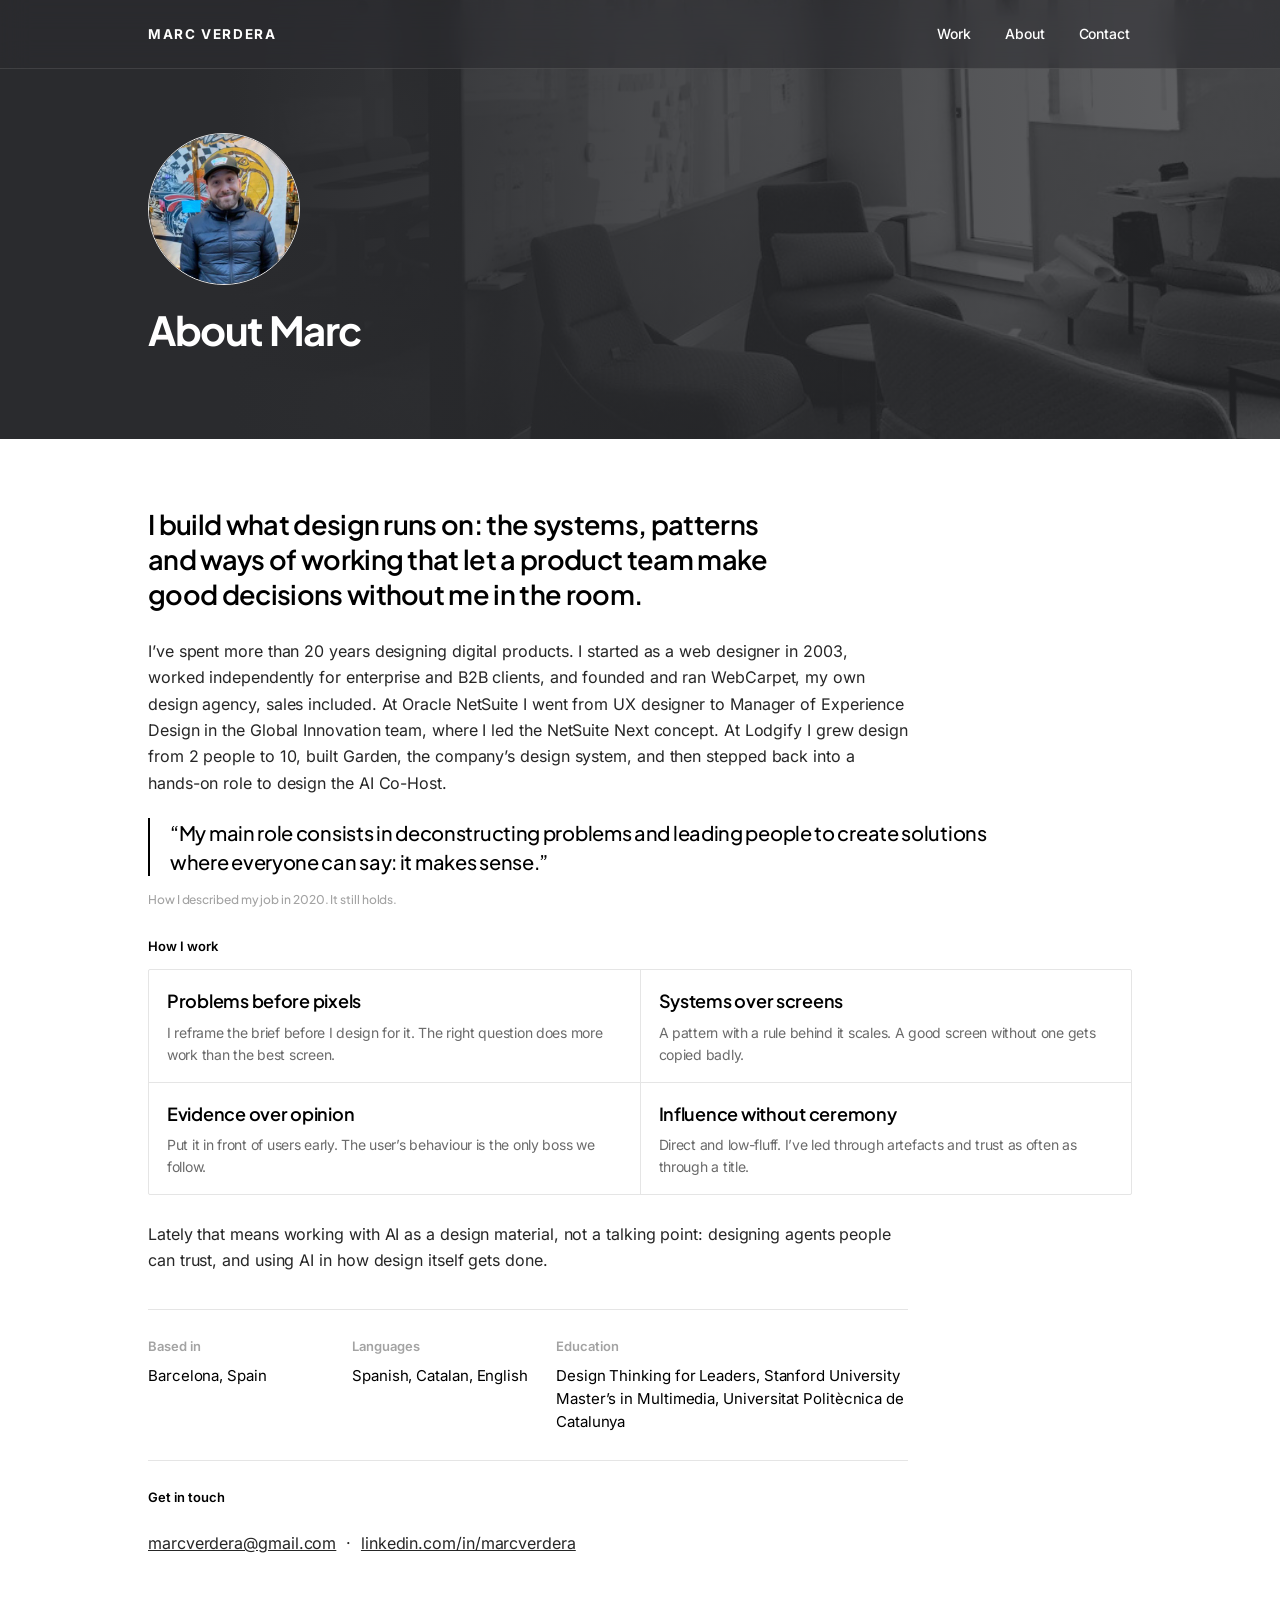
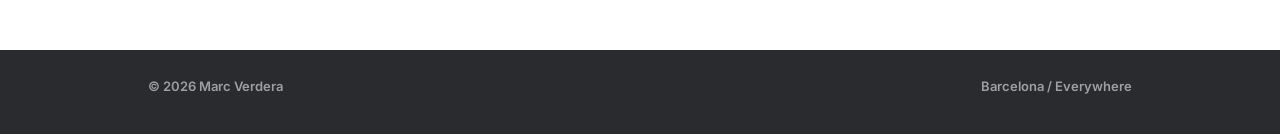
<file: about.html>
<!DOCTYPE html>
<html lang="en">
<head>
<meta charset="utf-8">
<meta name="viewport" content="width=device-width, initial-scale=1">
<meta name="color-scheme" content="light only">
<title>About — Marc Verdera</title>
<meta name="description" content="Product design leader, Barcelona. 20+ years across agency, Oracle NetSuite and Lodgify.">
<link rel="icon" href="favicon.svg" type="image/svg+xml">
<link rel="icon" href="favicon-32.png" type="image/png" sizes="32x32">
<link rel="apple-touch-icon" href="apple-touch-icon.png">
<meta property="og:type" content="website">
<meta property="og:title" content="About — Marc Verdera">
<meta property="og:description" content="Product design leader, Barcelona. 20+ years across agency, Oracle NetSuite and Lodgify.">
<meta property="og:url" content="https://marcverdera.vercel.app/about">
<meta property="og:image" content="https://marcverdera.vercel.app/images/og.png">
<meta name="twitter:card" content="summary_large_image">
<link rel="stylesheet" href="css/style.css">
</head>
<body>

<nav class="nav is-dark">
  <div class="wrap">
    <a class="brand" href="index.html">Marc Verdera</a>
    <div class="links">
      <a href="index.html#work">Work</a>
      <a href="about.html">About</a>
      <a href="index.html#contact">Contact</a>
    </div>
  </div>
</nav>

<header class="hero about-hero" style="padding-bottom:0;">
  <div class="wrap">
    <div class="photo-ph"><img src="images/marc.jpg" alt="Marc Verdera"></div>
    <h1 style="font-size:40px; max-width:none;">About Marc</h1>
    <hr class="rule">
  </div>
</header>

<section>
  <div class="wrap">
    <p class="about-lead">I build what design runs on: the systems, patterns and ways of working that let a product team make good decisions without me in the room.</p>

    <p>I&rsquo;ve spent more than 20 years designing digital products. I started as a web designer in 2003, worked independently for enterprise and B2B clients, and founded and ran WebCarpet, my own design agency, sales included. At Oracle NetSuite I went from UX designer to Manager of Experience Design in the Global Innovation team, where I led the NetSuite Next concept. At Lodgify I grew design from 2 people to 10, built Garden, the company&rsquo;s design system, and then stepped back into a hands-on role to design the AI Co-Host.</p>

    <blockquote>&ldquo;My main role consists in deconstructing problems and leading people to create solutions where everyone can say: it makes sense.&rdquo;</blockquote>
    <p class="cap" style="margin-top:-8px;">How I described my job in 2020. It still holds.</p>

    <h3>How I work</h3>
    <div class="values values-4">
      <div class="value">Problems before pixels<span>I reframe the brief before I design for it. The right question does more work than the best screen.</span></div>
      <div class="value">Systems over screens<span>A pattern with a rule behind it scales. A good screen without one gets copied badly.</span></div>
      <div class="value">Evidence over opinion<span>Put it in front of users early. The user&rsquo;s behaviour is the only boss we follow.</span></div>
      <div class="value">Influence without ceremony<span>Direct and low-fluff. I&rsquo;ve led through artefacts and trust as often as through a title.</span></div>
    </div>

    <p style="margin-top:26px;">Lately that means working with AI as a design material, not a talking point: designing agents people can trust, and using AI in how design itself gets done.</p>

    <div class="facts">
      <div class="fact"><div class="meta-k">Based in</div><div class="fact-v">Barcelona, Spain</div></div>
      <div class="fact"><div class="meta-k">Languages</div><div class="fact-v">Spanish, Catalan, English</div></div>
      <div class="fact"><div class="meta-k">Education</div><div class="fact-v">Design Thinking for Leaders, Stanford University<br>Master&rsquo;s in Multimedia, Universitat Polit&egrave;cnica de Catalunya</div></div>
    </div>

    <h3 id="contact" style="scroll-margin-top:90px;">Get in touch</h3>
    <p class="about-links"><a href="mailto:marcverdera@gmail.com">marcverdera@gmail.com</a> &nbsp;&middot;&nbsp; <a href="https://linkedin.com/in/marcverdera" target="_blank" rel="noopener">linkedin.com/in/marcverdera</a></p>
  </div>
</section>

<footer>
  <div class="wrap">
    <div class="f-copy">&copy; 2026 Marc Verdera</div>
    <div class="f-loc">Barcelona / Everywhere</div>
  </div>
</footer>

<script src="js/nav.js" defer></script>
</body>
</html>
</file>
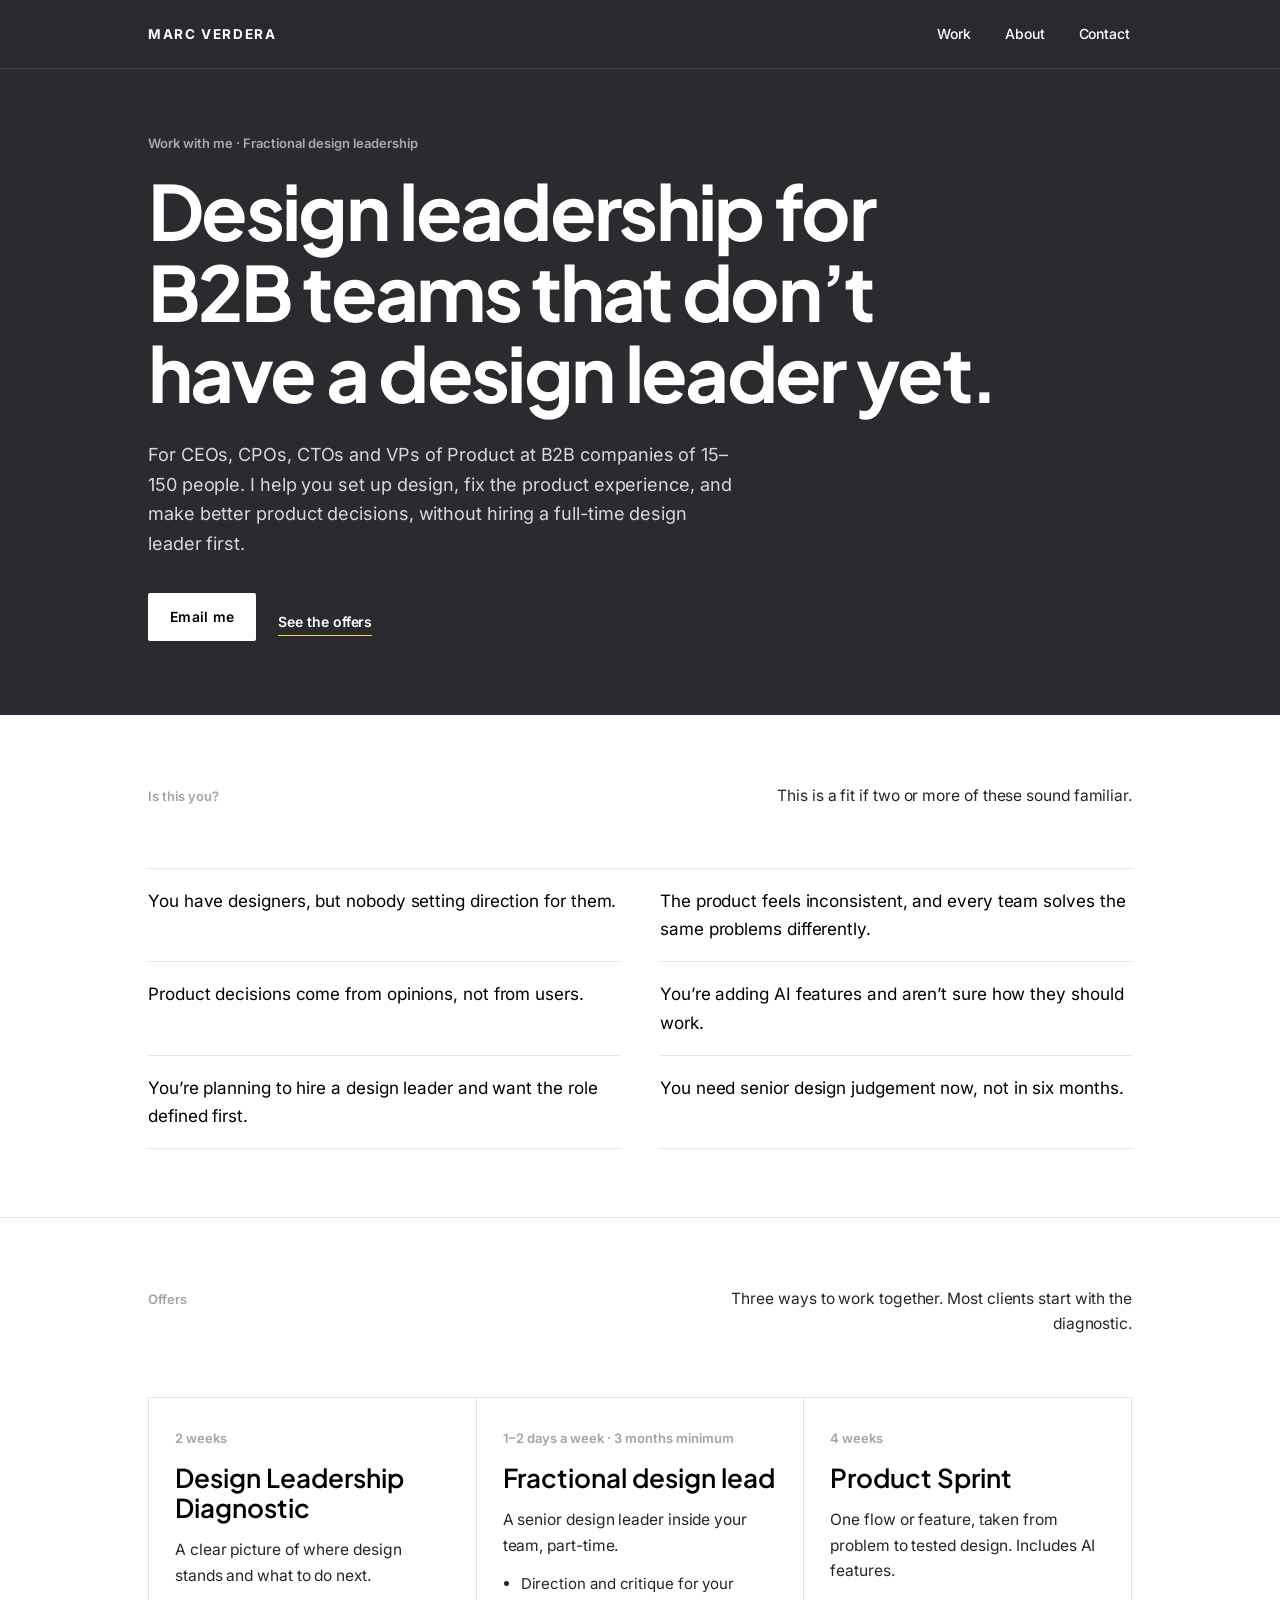
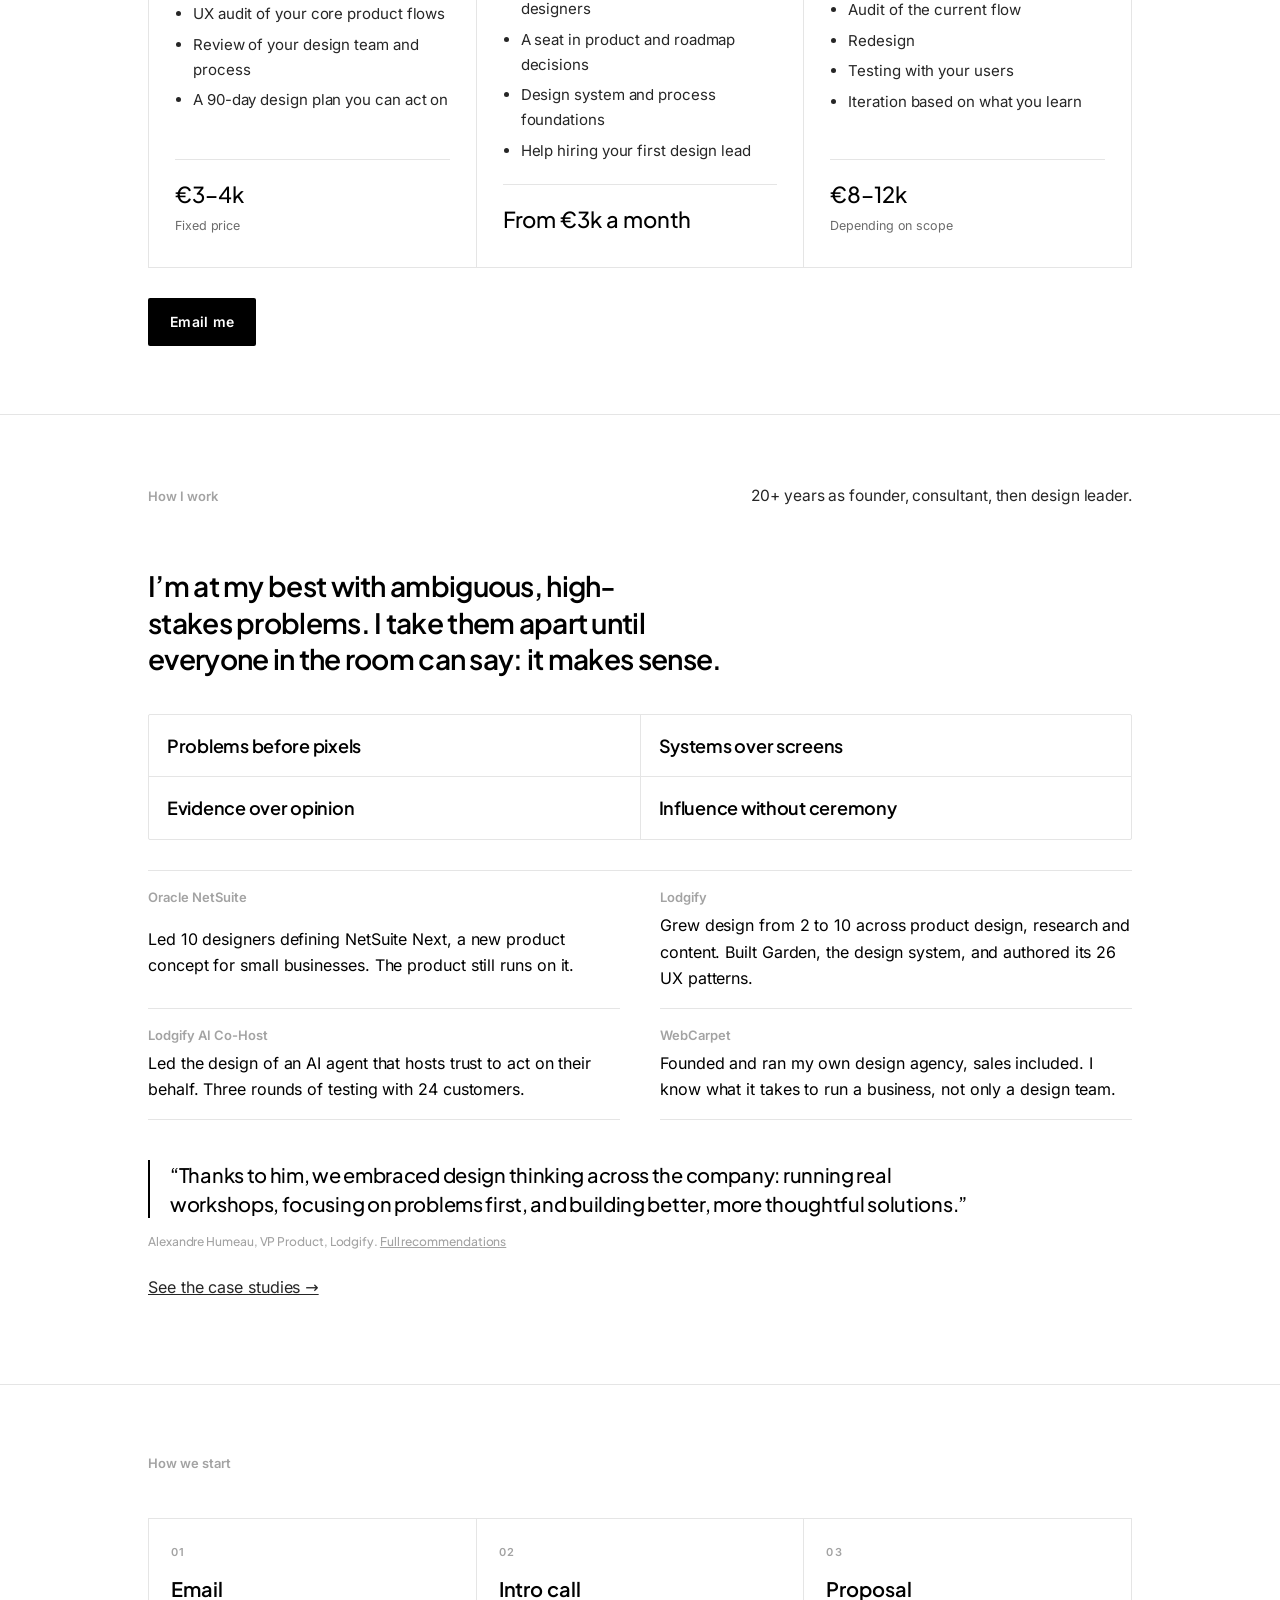
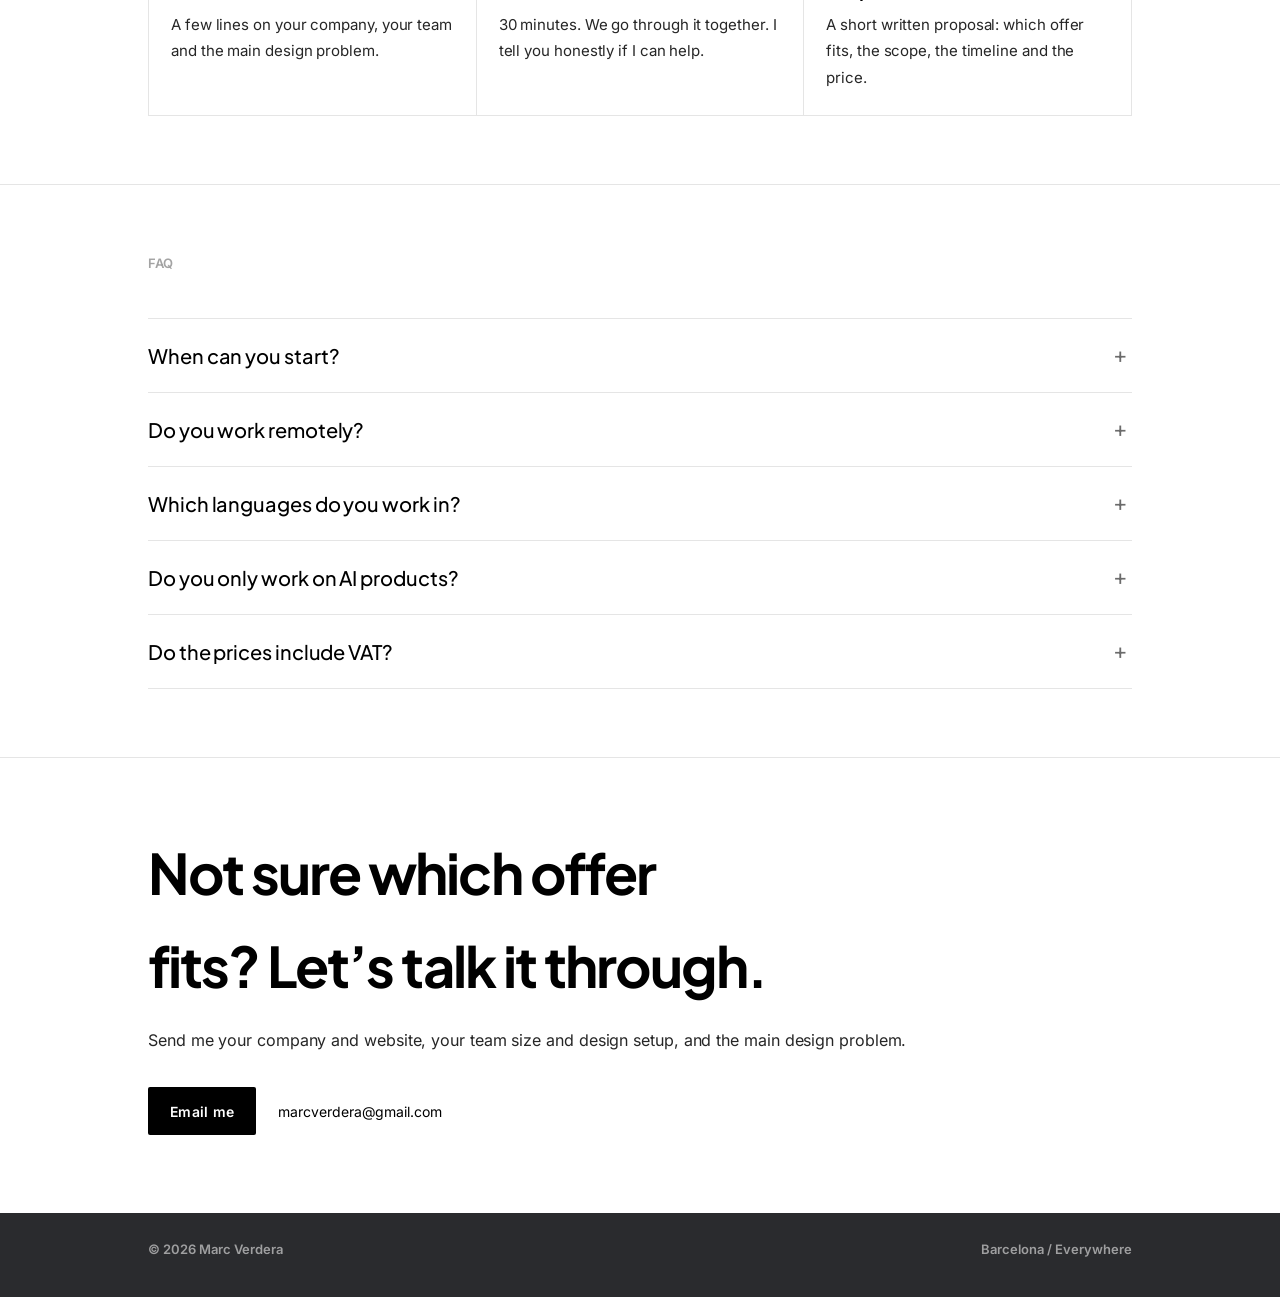
<file: work-with-me.html>
<!DOCTYPE html>
<html lang="en">
<head>
<meta charset="utf-8">
<meta name="viewport" content="width=device-width, initial-scale=1">
<meta name="color-scheme" content="light only">
<title>Work with me — Marc Verdera</title>
<meta name="description" content="Fractional design leadership for B2B product teams of 15–150 people with no design leader. Diagnostic, fractional design lead, or a 4-week product sprint.">
<link rel="icon" href="favicon.svg" type="image/svg+xml">
<link rel="icon" href="favicon-32.png" type="image/png" sizes="32x32">
<link rel="apple-touch-icon" href="apple-touch-icon.png">
<meta property="og:type" content="website">
<meta property="og:title" content="Work with me — Marc Verdera">
<meta property="og:description" content="Fractional design leadership for B2B product teams of 15–150 people with no design leader. Diagnostic, fractional design lead, or a 4-week product sprint.">
<meta property="og:url" content="https://marcverdera.vercel.app/work-with-me">
<meta property="og:image" content="https://marcverdera.vercel.app/images/og.png">
<meta name="twitter:card" content="summary_large_image">
<link rel="stylesheet" href="css/style.css">
<style>
/* Page-specific additions built from the site's existing tokens */
.ww-hero h1 { font-size: clamp(40px, 6.4vw, 76px); line-height: 1.06; max-width: 18ch; margin-bottom: 26px; }
.ww-hero .sub { font-size: 18px; max-width: 54ch; }
.ww-cta { display: flex; flex-wrap: wrap; align-items: center; gap: 22px; margin: 34px 0 10px; }
.btn-primary { display: inline-flex; align-items: center; gap: 10px; min-height: 48px; padding: 0 22px; background: var(--heading); color: var(--bg); text-decoration: none; font-size: 14px; font-weight: 600; letter-spacing: .3px; border-radius: 2px; }
.btn-primary:hover { opacity: .88; }
.btn-link { font-size: 14px; font-weight: 600; color: var(--heading); text-decoration: none; border-bottom: 1px solid var(--heading); padding: 12px 0 2px; }
.btn-link:hover { color: var(--muted); border-color: var(--muted); }
.fit { list-style: none; padding: 0; margin: 0; max-width: none; display: grid; grid-template-columns: 1fr; border-top: 1px solid var(--line); }
.fit li { margin: 0; padding: 18px 0; border-bottom: 1px solid var(--line); font-size: 17px; color: var(--heading); }
.offers { display: grid; grid-template-columns: 1fr; gap: 1px; background: var(--line); border: 1px solid var(--line); }
.offer { background: var(--bg); padding: 30px 26px; display: flex; flex-direction: column; gap: 14px; min-width: 0; }
.offer .o-k { font-size: 13px; font-weight: 600; letter-spacing: 0; text-transform: none; color: var(--faint); }
.offer h3.o-t { font-family: var(--serif); text-transform: none; letter-spacing: 0; font-size: 26px; line-height: 1.15; color: var(--heading); margin: 0; }
.offer p { margin: 0; font-size: 15.5px; }
.offer ul { margin: 0; padding-left: 18px; font-size: 15px; }
.offer li { margin-bottom: 6px; }
.offer .o-price { margin-top: auto; padding-top: 16px; border-top: 1px solid var(--line); font-family: var(--serif); font-size: 22px; color: var(--heading); }
.offer .o-price small { display: block; font-family: var(--sans); font-size: 12.5px; color: var(--muted); margin-top: 4px; }
.offers-cta { margin-top: 30px; }
.proof { list-style: none; padding: 0; margin: 30px 0 0; max-width: none; display: grid; grid-template-columns: 1fr; gap: 0; border-top: 1px solid var(--line); }
.proof li { margin: 0; padding: 16px 0; border-bottom: 1px solid var(--line); display: grid; grid-template-columns: 1fr; gap: 4px; }
.proof .p-k { font-size: 13px; font-weight: 600; letter-spacing: 0; text-transform: none; color: var(--faint); }
.proof .p-v { font-size: 16px; color: var(--heading); }
.steps { list-style: none; padding: 0; margin: 0; max-width: none; display: grid; grid-template-columns: 1fr; gap: 1px; background: var(--line); border: 1px solid var(--line); counter-reset: s; }
.steps li { margin: 0; background: var(--bg); padding: 24px 22px; counter-increment: s; }
.steps li::before { content: counter(s, decimal-leading-zero); display: block; font-size: 11px; font-weight: 600; letter-spacing: 1.2px; color: var(--faint); margin-bottom: 10px; }
.steps b { display: block; font-family: var(--serif); font-size: 20px; font-weight: 600; color: var(--heading); margin-bottom: 6px; }
.steps span { font-size: 15px; color: var(--fg); }
.faq { border-top: 1px solid var(--line); }
.faq details { border-bottom: 1px solid var(--line); }
.faq summary { cursor: pointer; list-style: none; padding: 20px 34px 20px 0; position: relative; font-family: var(--serif); font-size: 20px; color: var(--heading); }
.faq summary::-webkit-details-marker { display: none; }
.faq summary::after { content: "+"; position: absolute; right: 4px; top: 18px; font-family: var(--sans); font-size: 22px; color: var(--muted); }
.faq details[open] summary::after { content: "\2013"; }
.faq summary:focus-visible { outline: 2px solid var(--heading); outline-offset: 2px; }
.faq details p { margin: 0 0 22px; max-width: 60ch; }
.ww-final h2 { font-size: clamp(34px, 5vw, 56px); max-width: 16ch; margin-bottom: 16px; }
@media (min-width: 700px) {
  .fit { grid-template-columns: 1fr 1fr; column-gap: 40px; }
  .offers { grid-template-columns: repeat(3, 1fr); }
  .proof { grid-template-columns: repeat(2, 1fr); column-gap: 40px; }
  .steps { grid-template-columns: repeat(3, 1fr); }
}
</style>
</head>
<body>

<nav class="nav is-dark">
  <div class="wrap">
    <a class="brand" href="index.html">Marc Verdera</a>
    <div class="links">
      <a href="index.html#work">Work</a>
      <a href="about.html">About</a>
      <a href="index.html#contact">Contact</a>
    </div>
  </div>
</nav>

<header class="hero ww-hero">
  <div class="wrap">
    <div class="eyebrow">Work with me &middot; Fractional design leadership</div>
    <h1>Design leadership for B2B teams that don&rsquo;t have a design leader yet.</h1>
    <hr class="rule">
    <p class="sub" style="margin-top:28px;">For CEOs, CPOs, CTOs and VPs of Product at B2B companies of 15&ndash;150 people. I help you set up design, fix the product experience, and make better product decisions, without hiring a full-time design leader first.</p>
    <div class="ww-cta">
      <a class="btn-primary" href="mailto:marcverdera@gmail.com?subject=Work%20with%20me">Email me</a>
      <a class="btn-link" href="#offers">See the offers</a>
    </div>
  </div>
</header>

<section>
  <div class="wrap">
    <div class="section-top">
      <div class="eyebrow" style="margin-bottom:0;">Is this you?</div>
      <p class="note">This is a fit if two or more of these sound familiar.</p>
    </div>
    <ul class="fit">
      <li>You have designers, but nobody setting direction for them.</li>
      <li>The product feels inconsistent, and every team solves the same problems differently.</li>
      <li>Product decisions come from opinions, not from users.</li>
      <li>You&rsquo;re adding AI features and aren&rsquo;t sure how they should work.</li>
      <li>You&rsquo;re planning to hire a design leader and want the role defined first.</li>
      <li>You need senior design judgement now, not in six months.</li>
    </ul>
  </div>
</section>

<section id="offers">
  <div class="wrap">
    <div class="section-top">
      <div class="eyebrow" style="margin-bottom:0;">Offers</div>
      <p class="note">Three ways to work together. Most clients start with the diagnostic.</p>
    </div>
    <div class="offers">
      <article class="offer">
        <div class="o-k">2 weeks</div>
        <h3 class="o-t">Design Leadership Diagnostic</h3>
        <p>A clear picture of where design stands and what to do next.</p>
        <ul>
          <li>UX audit of your core product flows</li>
          <li>Review of your design team and process</li>
          <li>A 90-day design plan you can act on</li>
        </ul>
        <div class="o-price">&euro;3&ndash;4k<small>Fixed price</small></div>
      </article>
      <article class="offer">
        <div class="o-k">1&ndash;2 days a week &middot; 3 months minimum</div>
        <h3 class="o-t">Fractional design lead</h3>
        <p>A senior design leader inside your team, part-time.</p>
        <ul>
          <li>Direction and critique for your designers</li>
          <li>A seat in product and roadmap decisions</li>
          <li>Design system and process foundations</li>
          <li>Help hiring your first design lead</li>
        </ul>
        <div class="o-price">From &euro;3k a month</div>
      </article>
      <article class="offer">
        <div class="o-k">4 weeks</div>
        <h3 class="o-t">Product Sprint</h3>
        <p>One flow or feature, taken from problem to tested design. Includes AI features.</p>
        <ul>
          <li>Audit of the current flow</li>
          <li>Redesign</li>
          <li>Testing with your users</li>
          <li>Iteration based on what you learn</li>
        </ul>
        <div class="o-price">&euro;8&ndash;12k<small>Depending on scope</small></div>
      </article>
    </div>
    <div class="offers-cta"><a class="btn-primary" href="mailto:marcverdera@gmail.com?subject=Work%20with%20me">Email me</a></div>
  </div>
</section>

<section>
  <div class="wrap">
    <div class="section-top">
      <div class="eyebrow" style="margin-bottom:0;">How I work</div>
      <p class="note">20+ years as founder, consultant, then design leader.</p>
    </div>
    <p class="pull-quote">I&rsquo;m at my best with ambiguous, high-stakes problems. I take them apart until everyone in the room can say: it makes sense.</p>
    <div class="values values-4" style="margin-top:36px;">
      <div class="value">Problems before pixels</div>
      <div class="value">Systems over screens</div>
      <div class="value">Evidence over opinion</div>
      <div class="value">Influence without ceremony</div>
    </div>
    <ul class="proof">
      <li><span class="p-k">Oracle NetSuite</span><span class="p-v">Led 10 designers defining NetSuite Next, a new product concept for small businesses. The product still runs on it.</span></li>
      <li><span class="p-k">Lodgify</span><span class="p-v">Grew design from 2 to 10 across product design, research and content. Built Garden, the design system, and authored its 26 UX patterns.</span></li>
      <li><span class="p-k">Lodgify AI Co-Host</span><span class="p-v">Led the design of an AI agent that hosts trust to act on their behalf. Three rounds of testing with 24 customers.</span></li>
      <li><span class="p-k">WebCarpet</span><span class="p-v">Founded and ran my own design agency, sales included. I know what it takes to run a business, not only a design team.</span></li>
    </ul>
    <blockquote style="margin-top:40px;">&ldquo;Thanks to him, we embraced design thinking across the company: running real workshops, focusing on problems first, and building better, more thoughtful solutions.&rdquo;</blockquote>
    <p class="cap" style="margin-top:-8px;">Alexandre Humeau, VP Product, Lodgify. <a href="index.html#recommendations">Full recommendations</a></p>
    <p style="margin-top:22px;"><a href="index.html#work">See the case studies &rarr;</a></p>
  </div>
</section>

<section>
  <div class="wrap">
    <div class="section-top">
      <div class="eyebrow" style="margin-bottom:0;">How we start</div>
    </div>
    <ol class="steps">
      <li><b>Email</b><span>A few lines on your company, your team and the main design problem.</span></li>
      <li><b>Intro call</b><span>30 minutes. We go through it together. I tell you honestly if I can help.</span></li>
      <li><b>Proposal</b><span>A short written proposal: which offer fits, the scope, the timeline and the price.</span></li>
    </ol>
  </div>
</section>

<section>
  <div class="wrap">
    <div class="section-top">
      <div class="eyebrow" style="margin-bottom:0;">FAQ</div>
    </div>
    <div class="faq">
      <details>
        <summary>When can you start?</summary>
        <p>Usually within 2 weeks of the intro call.</p>
      </details>
      <details>
        <summary>Do you work remotely?</summary>
        <p>Yes. I&rsquo;m based near Barcelona and work remotely with teams in Spain, the EU and the UK. I can come on-site for workshops when it helps.</p>
      </details>
      <details>
        <summary>Which languages do you work in?</summary>
        <p>Spanish, Catalan and English.</p>
      </details>
      <details>
        <summary>Do you only work on AI products?</summary>
        <p>No. Most of my work is complex B2B software: ERP, vertical platforms and design systems. AI features are part of that work, not the whole of it.</p>
      </details>
      <details>
        <summary>Do the prices include VAT?</summary>
        <p>No. All prices exclude VAT.</p>
      </details>
    </div>
  </div>
</section>

<section class="ww-final">
  <div class="wrap">
    <h2>Not sure which offer fits? Let&rsquo;s talk it through.</h2>
    <p>Send me your company and website, your team size and design setup, and the main design problem.</p>
    <div class="ww-cta">
      <a class="btn-primary" href="mailto:marcverdera@gmail.com?subject=Work%20with%20me">Email me</a>
      <span style="font-size:14px;color:var(--muted);"><span style="color:var(--heading);user-select:all;">marcverdera@gmail.com</span></span>
    </div>
  </div>
</section>

<footer>
  <div class="wrap">
    <div class="f-copy">&copy; 2026 Marc Verdera</div>
    <div class="f-loc">Barcelona / Everywhere</div>
  </div>
</footer>

<script src="js/nav.js" defer></script>
</body>
</html>
</file>
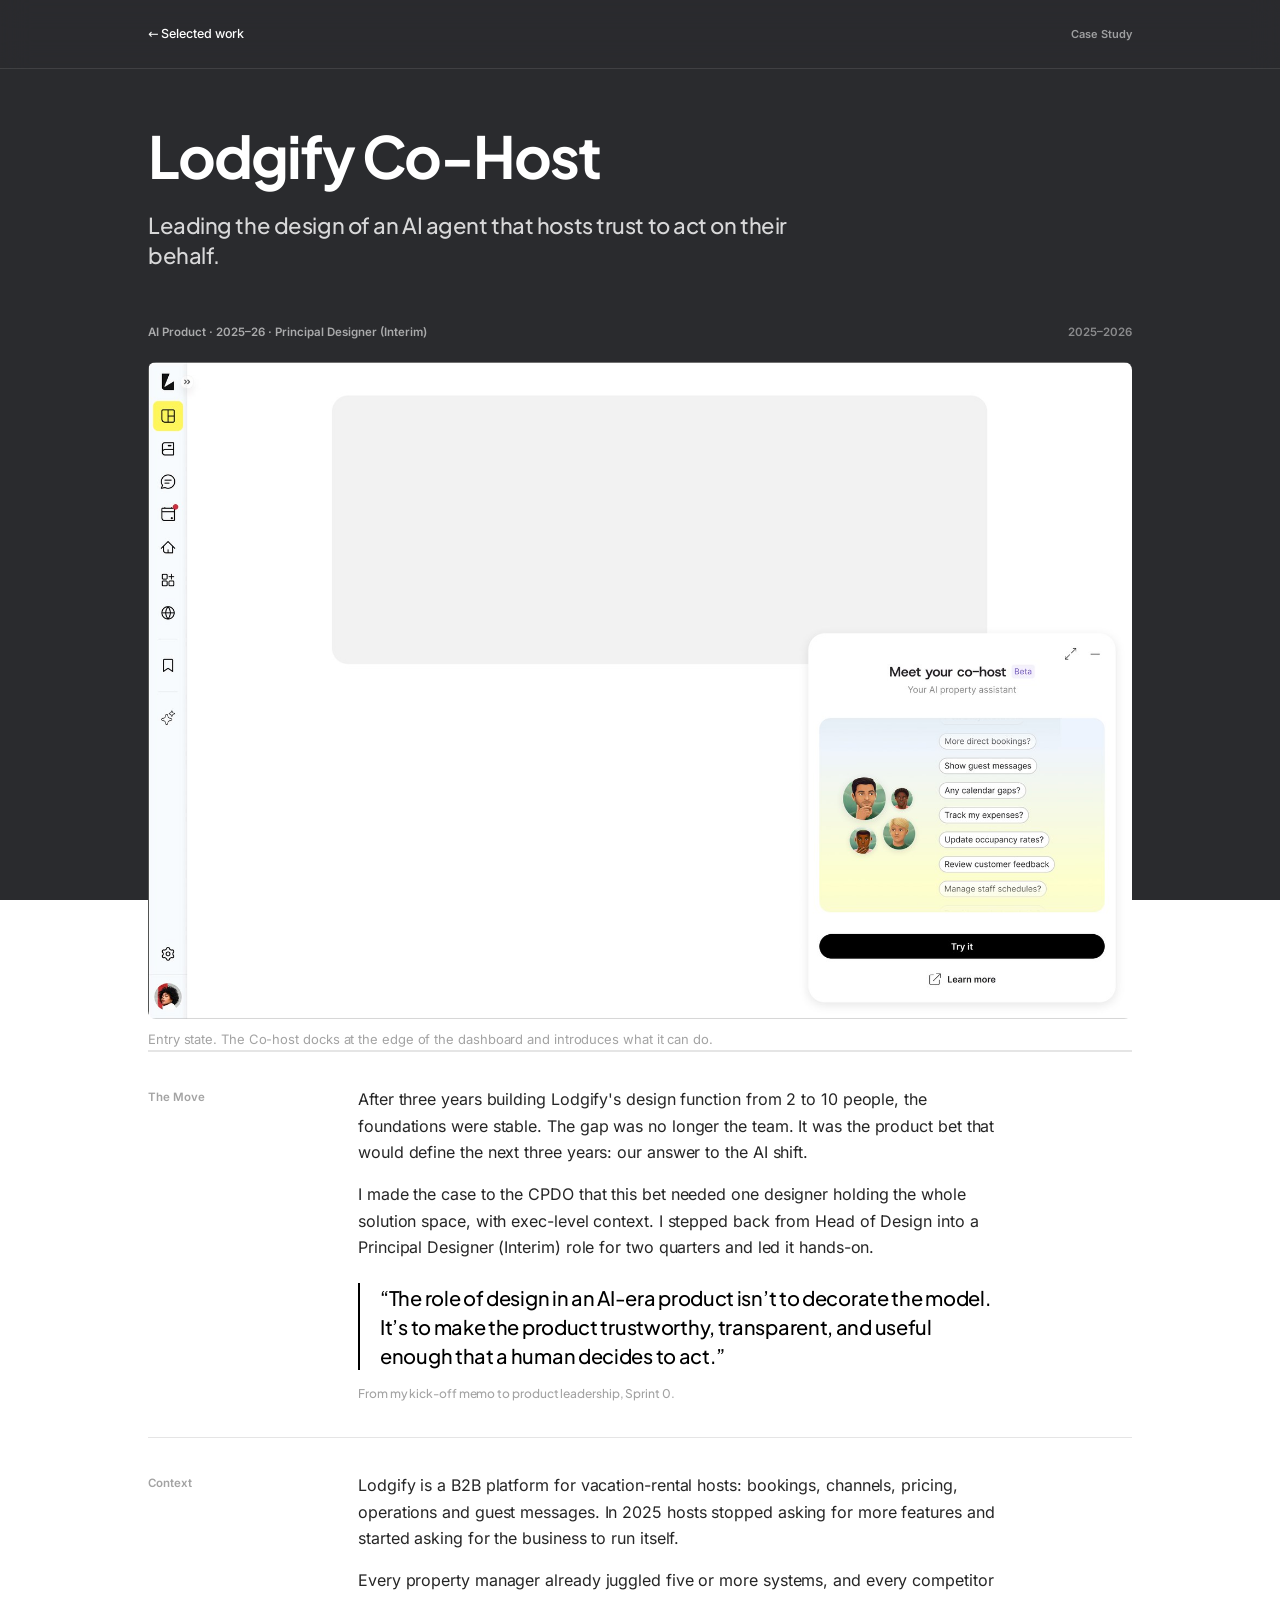
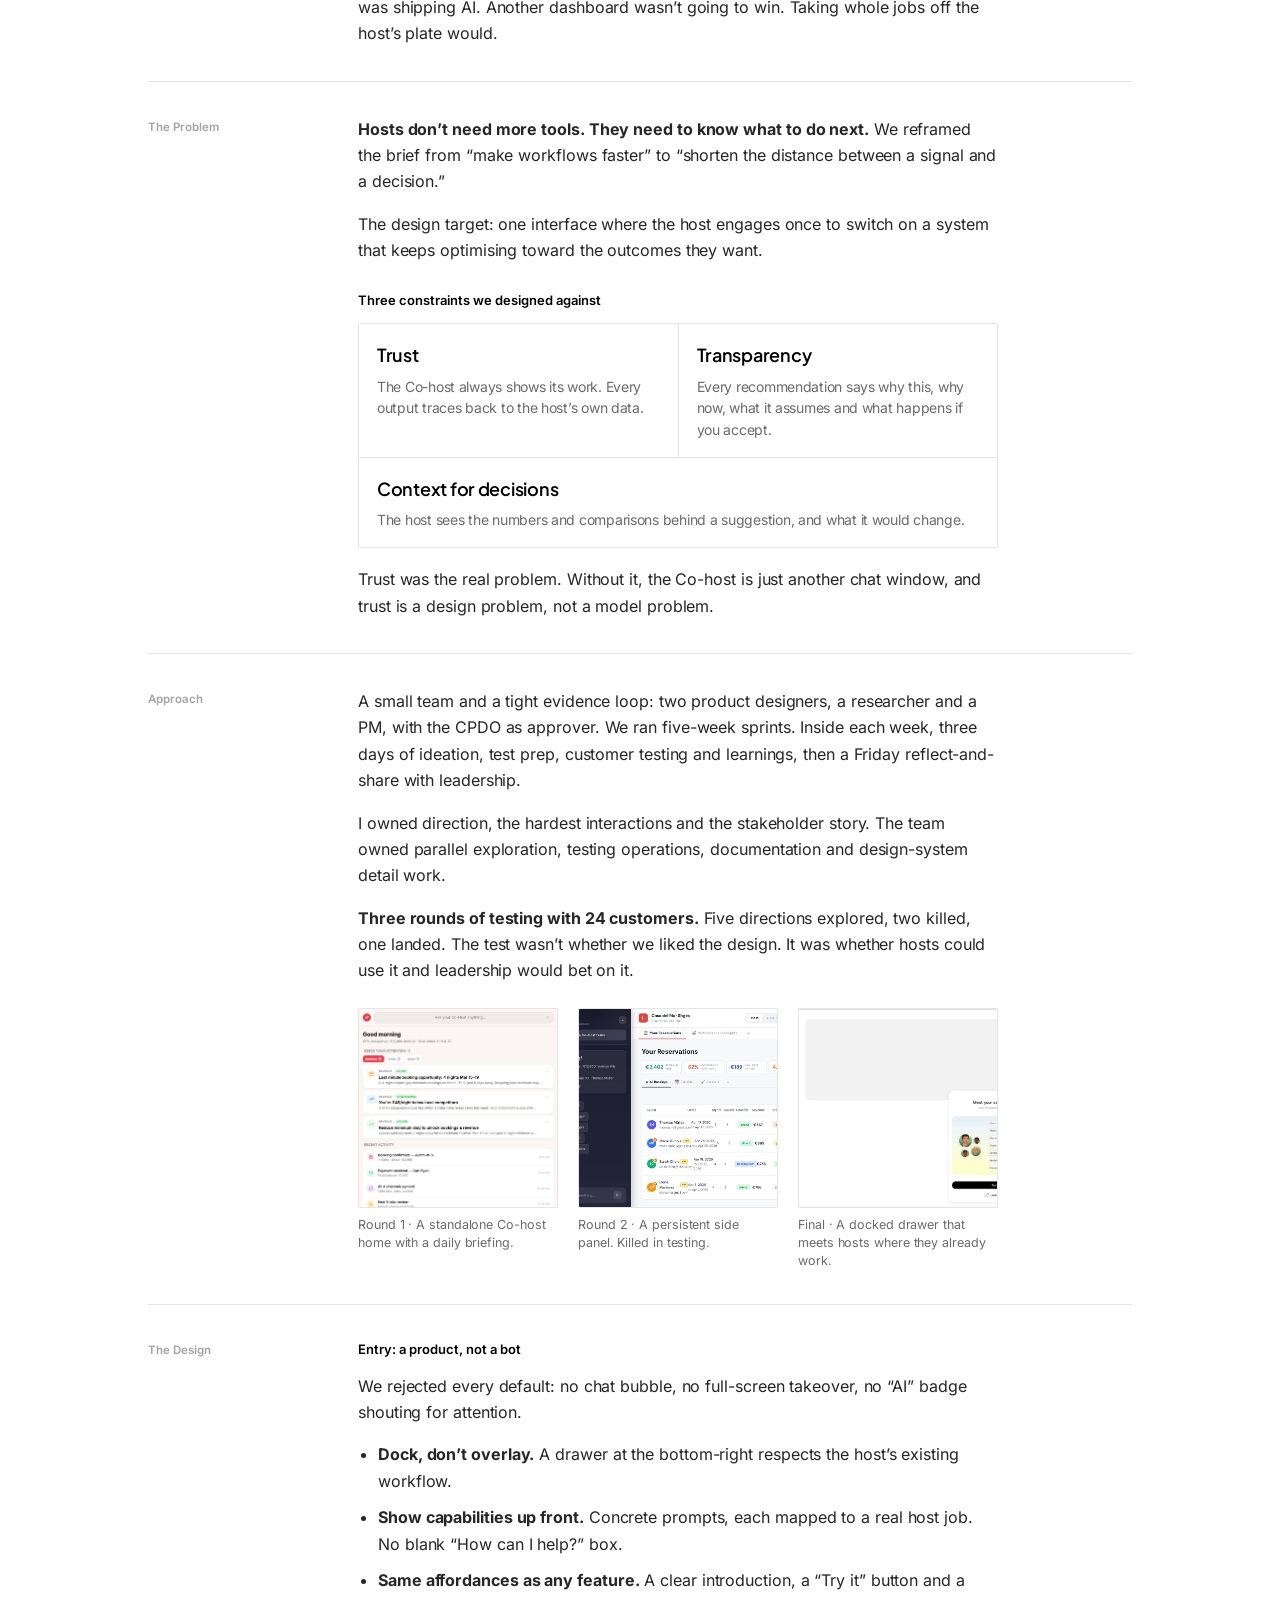
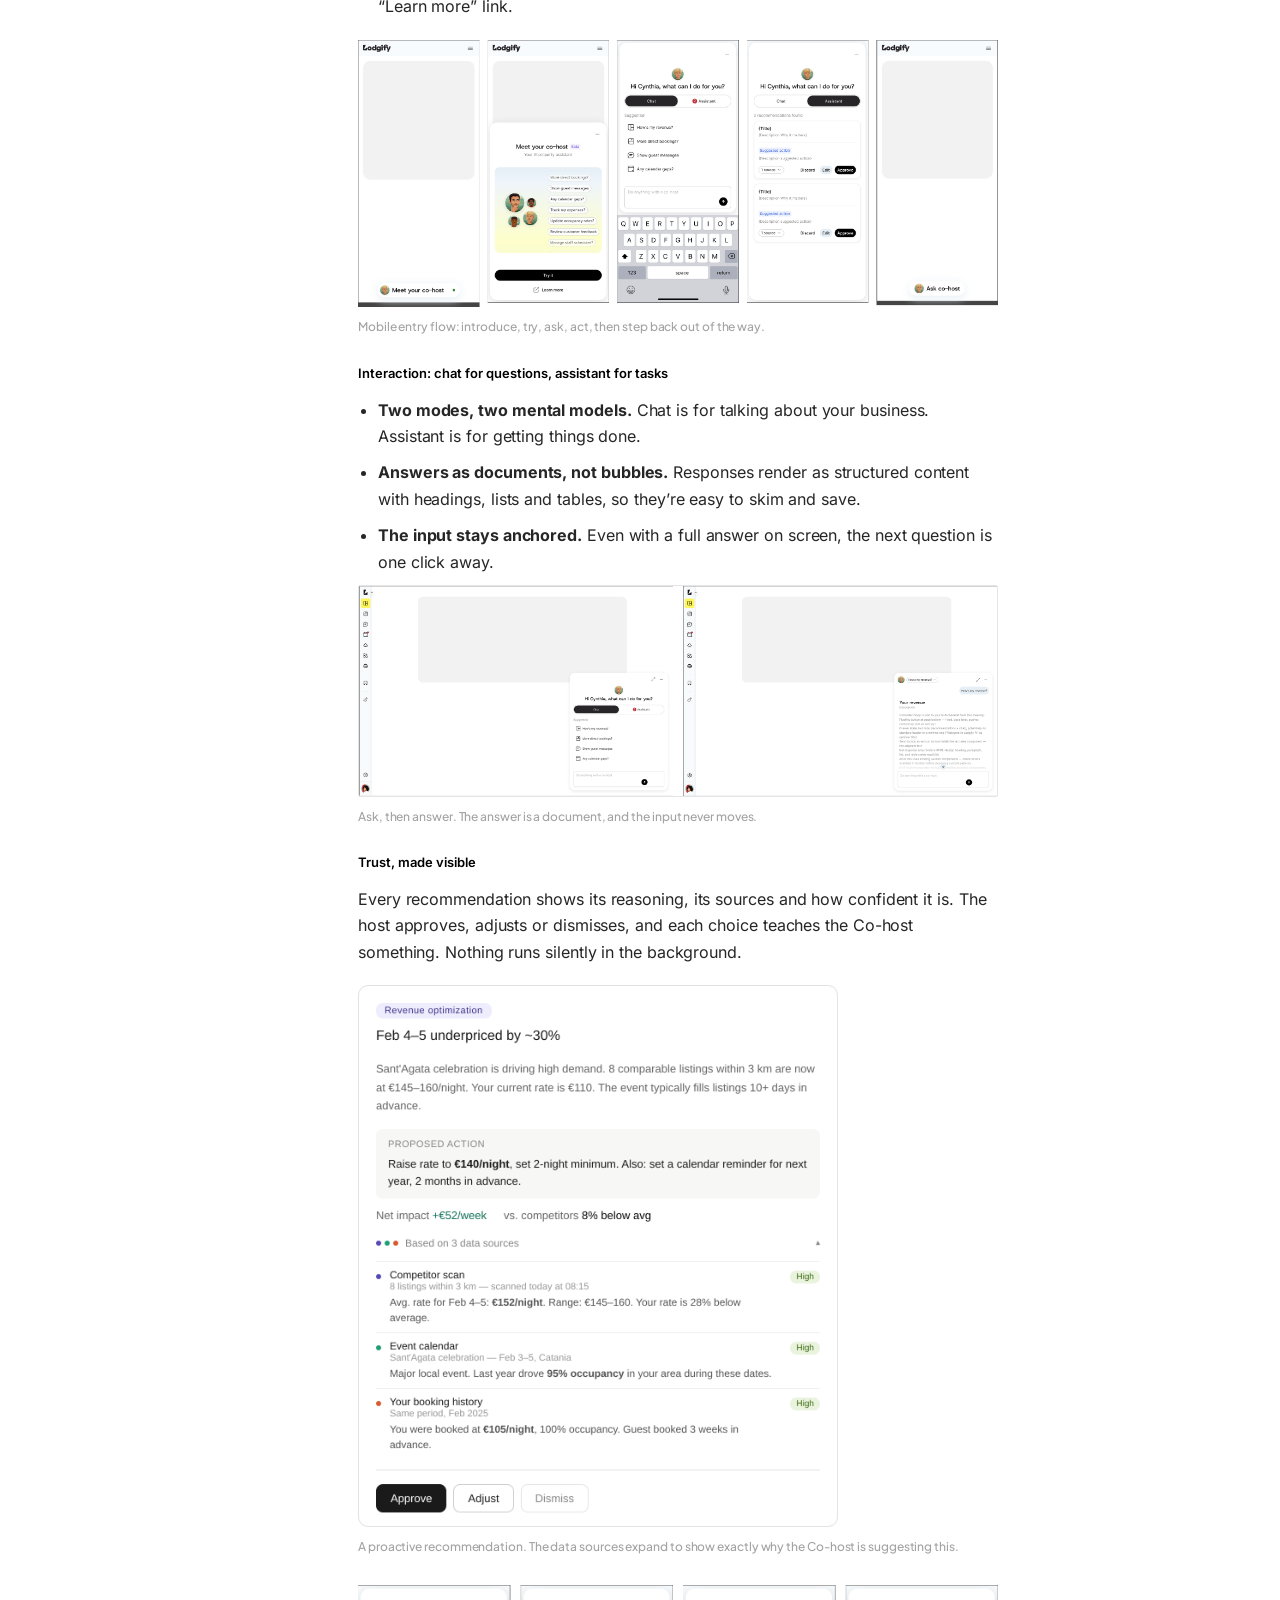
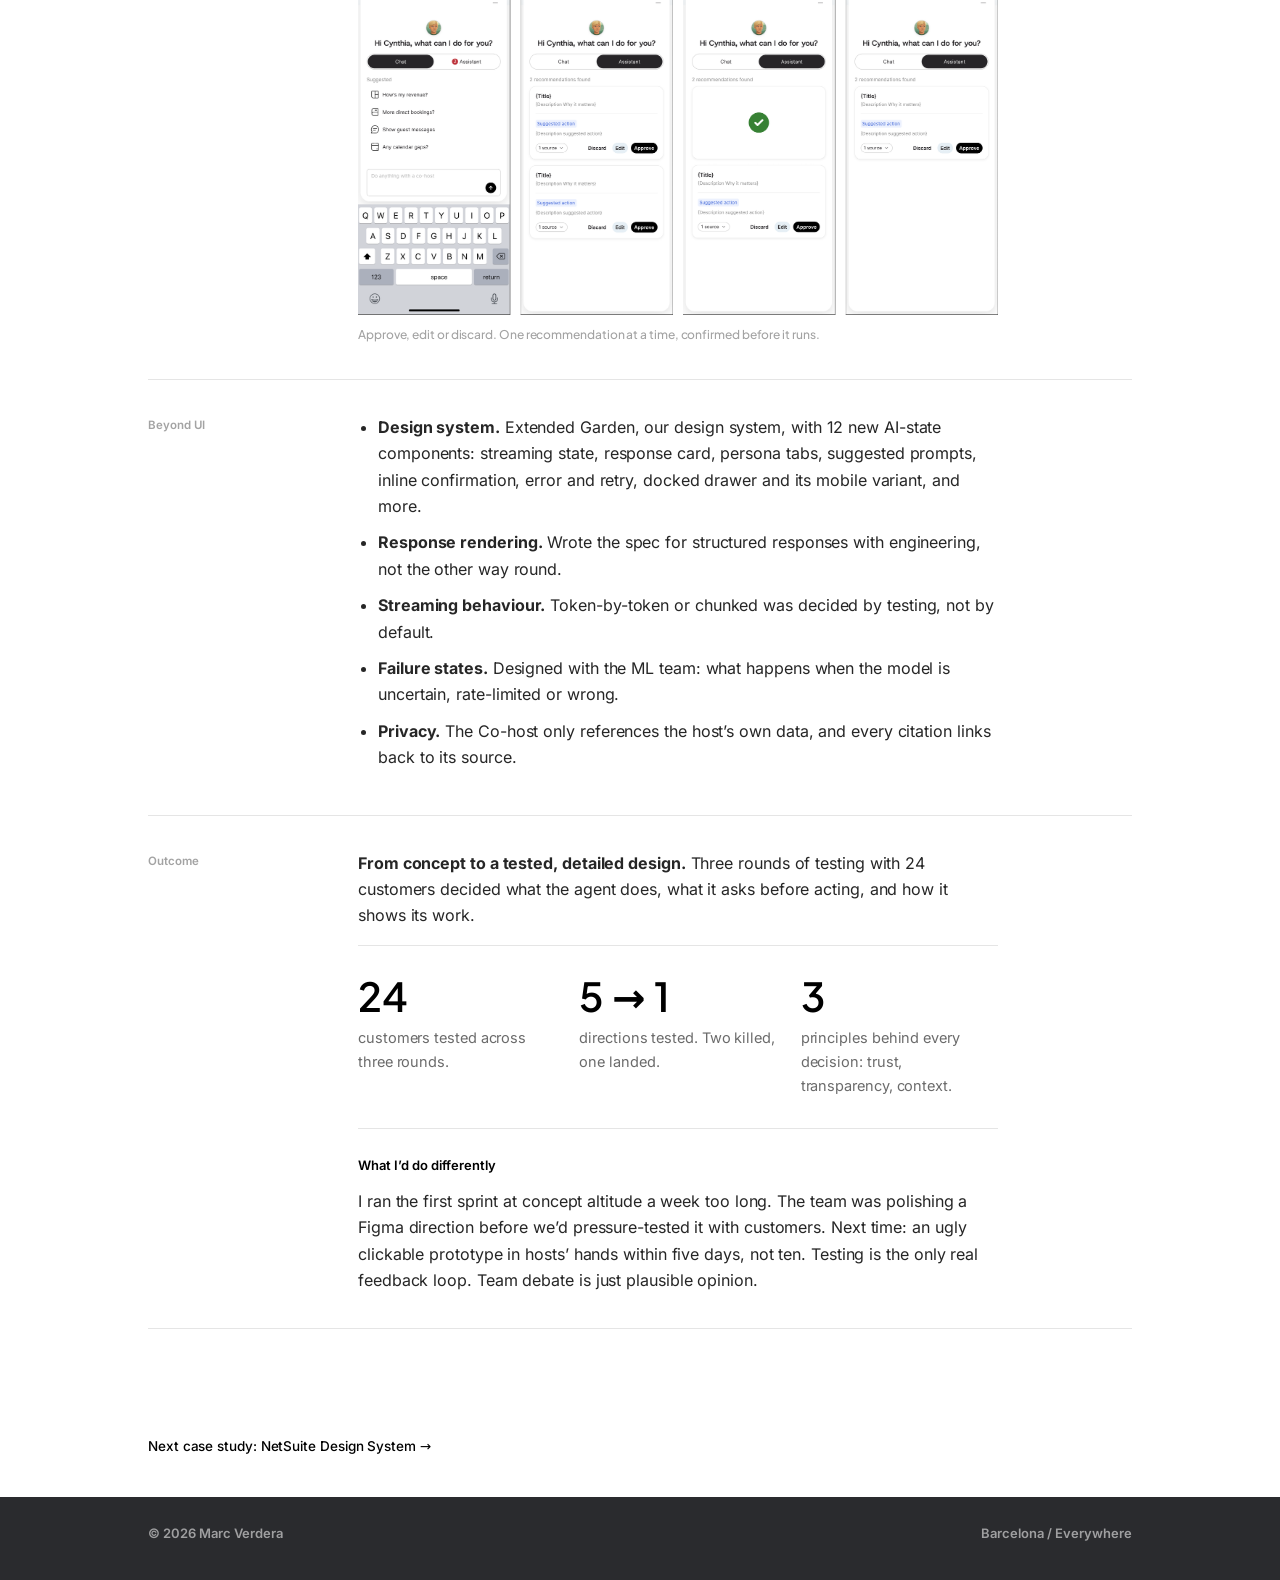
<file: case-studies/lodgify-cohost.html>
<!DOCTYPE html>
<html lang="en">
<head>
<meta charset="utf-8">
<meta name="viewport" content="width=device-width, initial-scale=1">
<meta name="color-scheme" content="light only">
<title>Lodgify Co-Host — Marc Verdera</title>
<meta name="description" content="Leading the design of an AI agent that hosts trust to act on their behalf.">
<link rel="icon" href="../favicon.svg" type="image/svg+xml">
<link rel="icon" href="../favicon-32.png" type="image/png" sizes="32x32">
<link rel="apple-touch-icon" href="../apple-touch-icon.png">
<meta property="og:type" content="website">
<meta property="og:title" content="Lodgify Co-Host — Marc Verdera">
<meta property="og:description" content="Leading the design of an AI agent that hosts trust to act on their behalf.">
<meta property="og:url" content="https://marcverdera.vercel.app/case-studies/lodgify-cohost">
<meta property="og:image" content="https://marcverdera.vercel.app/images/og.png">
<meta name="twitter:card" content="summary_large_image">
<link rel="stylesheet" href="../css/style.css">
</head>
<body>

<nav class="nav is-dark">
  <div class="wrap">
    <a class="back" href="../index.html#work">&larr; Selected work</a>
    <span class="tag">Case Study</span>
  </div>
</nav>

<header class="cs-hero">
  <div class="wrap">
    <hr class="rule">
    <h1>Lodgify Co-Host</h1>
    <p class="lead">Leading the design of an AI agent that hosts trust to act on their behalf.</p>
    <div class="cs-tags-row">
      <span>AI Product &middot; 2025&ndash;26 &middot; Principal Designer (Interim)</span>
      <span class="year">2025&ndash;2026</span>
    </div>
    <figure class="cs-photo">
      <img src="../images/cohost-hero.jpg" alt="Lodgify dashboard with the Co-host docked bottom-right: a 'Meet your co-host' panel listing suggested prompts such as 'More direct bookings?' and 'Any calendar gaps?', with a Try it button">
      <figcaption class="cap-line">Entry state. The Co-host docks at the edge of the dashboard and introduces what it can do.</figcaption>
    </figure>
  </div>
</header>

<section style="padding-top:0; border-top:none;">
  <div class="wrap">
    <hr class="rule" style="margin-bottom:0;">

    <div class="lv-row">
      <div class="lv-k">The Move</div>
      <div class="lv-v">
        <p>After three years building Lodgify's design function from 2 to 10 people, the foundations were stable. The gap was no longer the team. It was the product bet that would define the next three years: our answer to the AI shift.</p>
        <p>I made the case to the CPDO that this bet needed one designer holding the whole solution space, with exec-level context. I stepped back from Head of Design into a Principal Designer (Interim) role for two quarters and led it hands-on.</p>
        <blockquote>&ldquo;The role of design in an AI-era product isn&rsquo;t to decorate the model. It&rsquo;s to make the product trustworthy, transparent, and useful enough that a human decides to act.&rdquo;</blockquote>
        <p class="cap" style="margin-top:-8px;">From my kick-off memo to product leadership, Sprint 0.</p>
      </div>
    </div>

    <div class="lv-row">
      <div class="lv-k">Context</div>
      <div class="lv-v">
        <p>Lodgify is a B2B platform for vacation-rental hosts: bookings, channels, pricing, operations and guest messages. In 2025 hosts stopped asking for more features and started asking for the business to run itself.</p>
        <p>Every property manager already juggled five or more systems, and every competitor was shipping AI. Another dashboard wasn&rsquo;t going to win. Taking whole jobs off the host&rsquo;s plate would.</p>
      </div>
    </div>

    <div class="lv-row">
      <div class="lv-k">The Problem</div>
      <div class="lv-v">
        <p><b>Hosts don&rsquo;t need more tools. They need to know what to do next.</b> We reframed the brief from &ldquo;make workflows faster&rdquo; to &ldquo;shorten the distance between a signal and a decision.&rdquo;</p>
        <p>The design target: one interface where the host engages once to switch on a system that keeps optimising toward the outcomes they want.</p>
        <h3>Three constraints we designed against</h3>
        <div class="values">
          <div class="value">Trust<span>The Co-host always shows its work. Every output traces back to the host&rsquo;s own data.</span></div>
          <div class="value">Transparency<span>Every recommendation says why this, why now, what it assumes and what happens if you accept.</span></div>
          <div class="value">Context for decisions<span>The host sees the numbers and comparisons behind a suggestion, and what it would change.</span></div>
        </div>
        <p style="margin-top:18px;">Trust was the real problem. Without it, the Co-host is just another chat window, and trust is a design problem, not a model problem.</p>
      </div>
    </div>

    <div class="lv-row">
      <div class="lv-k">Approach</div>
      <div class="lv-v">
        <p>A small team and a tight evidence loop: two product designers, a researcher and a PM, with the CPDO as approver. We ran five-week sprints. Inside each week, three days of ideation, test prep, customer testing and learnings, then a Friday reflect-and-share with leadership.</p>
        <p>I owned direction, the hardest interactions and the stakeholder story. The team owned parallel exploration, testing operations, documentation and design-system detail work.</p>
        <p><b>Three rounds of testing with 24 customers.</b> Five directions explored, two killed, one landed. The test wasn&rsquo;t whether we liked the design. It was whether hosts could use it and leadership would bet on it.</p>
        <div class="evo">
          <figure><img src="../images/cohost-round1.jpg" alt="Early prototype: a mobile-first Co-host home with a daily briefing, items needing attention and recent activity"><figcaption>Round 1 &middot; A standalone Co-host home with a daily briefing.</figcaption></figure>
          <figure><img src="../images/cohost-round2.jpg" alt="Second prototype: a dark persistent side panel next to the reservations table"><figcaption>Round 2 &middot; A persistent side panel. Killed in testing.</figcaption></figure>
          <figure><img src="../images/cohost-hero.jpg" alt="Final direction: a docked drawer in the bottom-right corner of the dashboard"><figcaption>Final &middot; A docked drawer that meets hosts where they already work.</figcaption></figure>
        </div>
      </div>
    </div>

    <div class="lv-row">
      <div class="lv-k">The Design</div>
      <div class="lv-v">
        <h3 style="margin-top:0;">Entry: a product, not a bot</h3>
        <p>We rejected every default: no chat bubble, no full-screen takeover, no &ldquo;AI&rdquo; badge shouting for attention.</p>
        <ul>
          <li><b>Dock, don&rsquo;t overlay.</b> A drawer at the bottom-right respects the host&rsquo;s existing workflow.</li>
          <li><b>Show capabilities up front.</b> Concrete prompts, each mapped to a real host job. No blank &ldquo;How can I help?&rdquo; box.</li>
          <li><b>Same affordances as any feature.</b> A clear introduction, a &ldquo;Try it&rdquo; button and a &ldquo;Learn more&rdquo; link.</li>
        </ul>
        <figure class="strip"><img src="../images/cohost-entry-mobile.png" alt="Five mobile screens: the Meet your co-host pill, the introduction sheet, the Chat tab with suggested prompts, the Assistant tab with recommendations, and the minimised Ask co-host pill"></figure>
        <div class="cap">Mobile entry flow: introduce, try, ask, act, then step back out of the way.</div>

        <h3>Interaction: chat for questions, assistant for tasks</h3>
        <ul>
          <li><b>Two modes, two mental models.</b> Chat is for talking about your business. Assistant is for getting things done.</li>
          <li><b>Answers as documents, not bubbles.</b> Responses render as structured content with headings, lists and tables, so they&rsquo;re easy to skim and save.</li>
          <li><b>The input stays anchored.</b> Even with a full answer on screen, the next question is one click away.</li>
        </ul>
        <figure class="shot"><img src="../images/cohost-chat-desktop.png" alt="Two desktop states: the docked Co-host asking 'Hi Cynthia, what can I do for you?' with Chat and Assistant tabs, and a structured 'Your revenue' answer with the input anchored at the bottom"></figure>
        <div class="cap">Ask, then answer. The answer is a document, and the input never moves.</div>

        <h3>Trust, made visible</h3>
        <p>Every recommendation shows its reasoning, its sources and how confident it is. The host approves, adjusts or dismisses, and each choice teaches the Co-host something. Nothing runs silently in the background.</p>
        <figure class="card-fig"><img src="../images/cohost-rec-card.png" alt="Recommendation card: 'Feb 4–5 underpriced by ~30%'. It explains a local event is driving demand, proposes raising the rate to €140/night with a 2-night minimum, shows net impact +€52/week, lists three data sources (competitor scan, event calendar, booking history) each marked High confidence, and offers Approve, Adjust and Dismiss"></figure>
        <div class="cap">A proactive recommendation. The data sources expand to show exactly why the Co-host is suggesting this.</div>
        <figure class="strip" style="margin-top:28px;"><img src="../images/cohost-approve-mobile.png" alt="Four mobile screens of the Assistant tab: recommendations with Discard, Edit and Approve actions, a confirmation check after approving, and the remaining recommendation"></figure>
        <div class="cap">Approve, edit or discard. One recommendation at a time, confirmed before it runs.</div>

      </div>
    </div>

    <div class="lv-row">
      <div class="lv-k">Beyond UI</div>
      <div class="lv-v">
        <ul>
          <li><b>Design system.</b> Extended Garden, our design system, with 12 new AI-state components: streaming state, response card, persona tabs, suggested prompts, inline confirmation, error and retry, docked drawer and its mobile variant, and more.</li>
          <li><b>Response rendering.</b> Wrote the spec for structured responses with engineering, not the other way round.</li>
          <li><b>Streaming behaviour.</b> Token-by-token or chunked was decided by testing, not by default.</li>
          <li><b>Failure states.</b> Designed with the ML team: what happens when the model is uncertain, rate-limited or wrong.</li>
          <li><b>Privacy.</b> The Co-host only references the host&rsquo;s own data, and every citation links back to its source.</li>
        </ul>
      </div>
    </div>

    <div class="lv-row">
      <div class="lv-k">Outcome</div>
      <div class="lv-v">
        <p><b>From concept to a tested, detailed design.</b> Three rounds of testing with 24 customers decided what the agent does, what it asks before acting, and how it shows its work.</p>
        <div class="stats stats-tight">
          <div class="stat"><div class="n">24</div><div class="d">customers tested across three rounds.</div></div>
          <div class="stat"><div class="n">5&thinsp;&rarr;&thinsp;1</div><div class="d">directions tested. Two killed, one landed.</div></div>
          <div class="stat"><div class="n">3</div><div class="d">principles behind every decision: trust, transparency, context.</div></div>
        </div>
        <h3>What I&rsquo;d do differently</h3>
        <p>I ran the first sprint at concept altitude a week too long. The team was polishing a Figma direction before we&rsquo;d pressure-tested it with customers. Next time: an ugly clickable prototype in hosts&rsquo; hands within five days, not ten. Testing is the only real feedback loop. Team debate is just plausible opinion.</p>
      </div>
    </div>
  </div>
</section>

<div class="wrap">
  <div class="next-case">
    <a href="netsuite-design-system.html">Next case study: NetSuite Design System &rarr;</a>
  </div>
</div>

<footer>
  <div class="wrap">
    <div class="f-copy">&copy; 2026 Marc Verdera</div>
    <div class="f-loc">Barcelona / Everywhere</div>
  </div>
</footer>

<script src="../js/nav.js" defer></script>
</body>
</html>
</file>
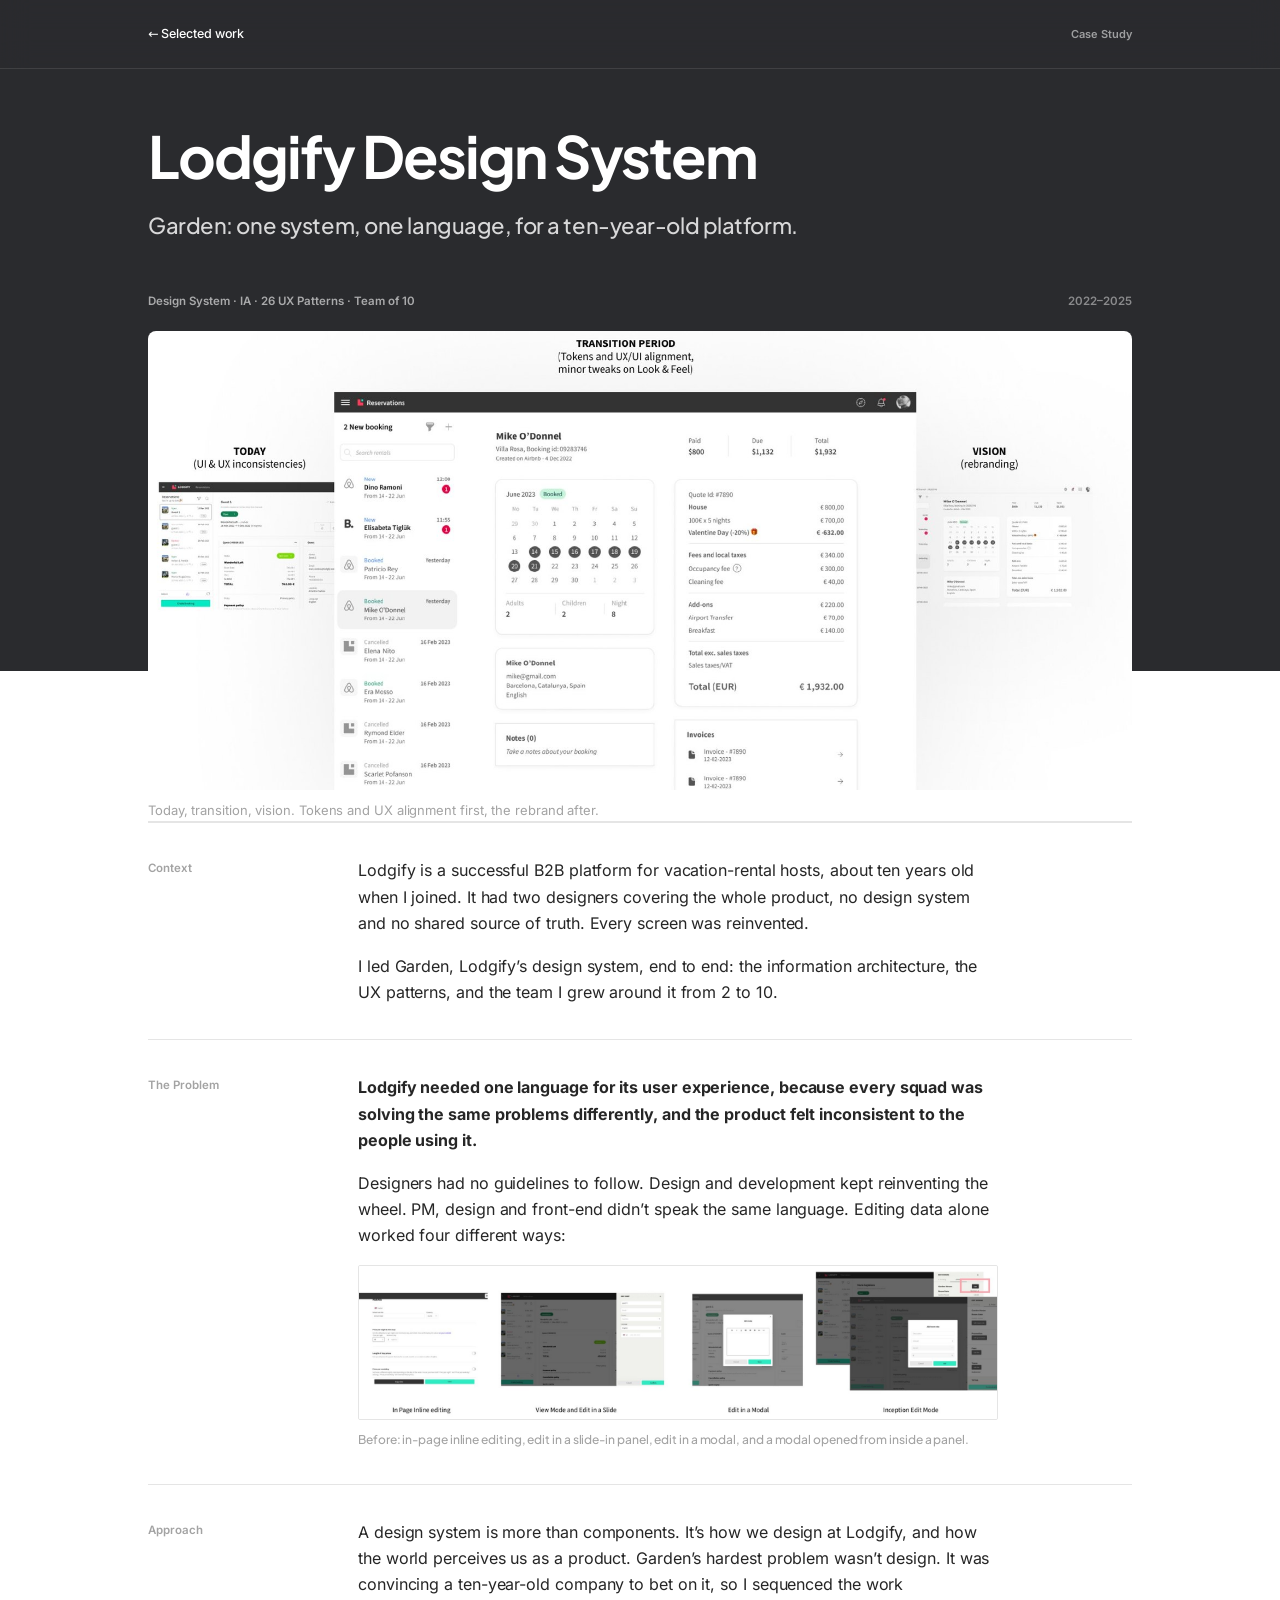
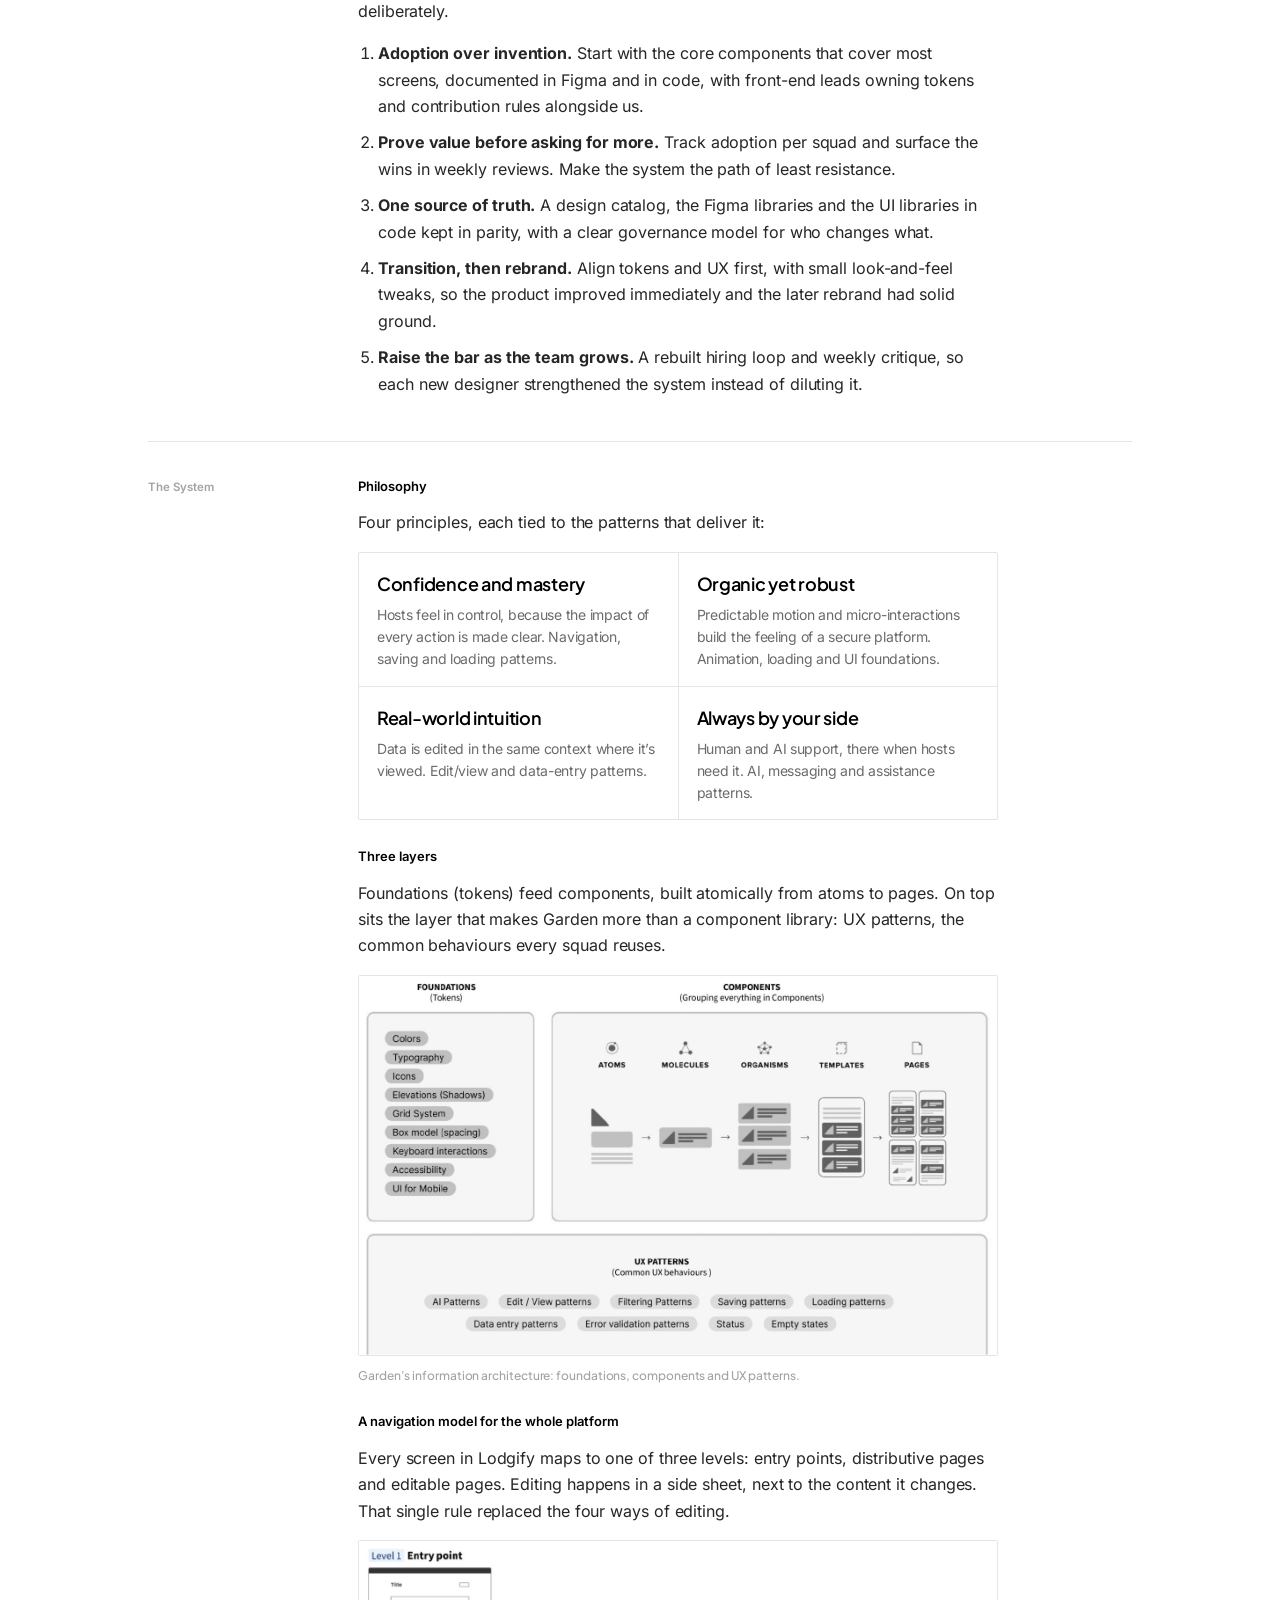
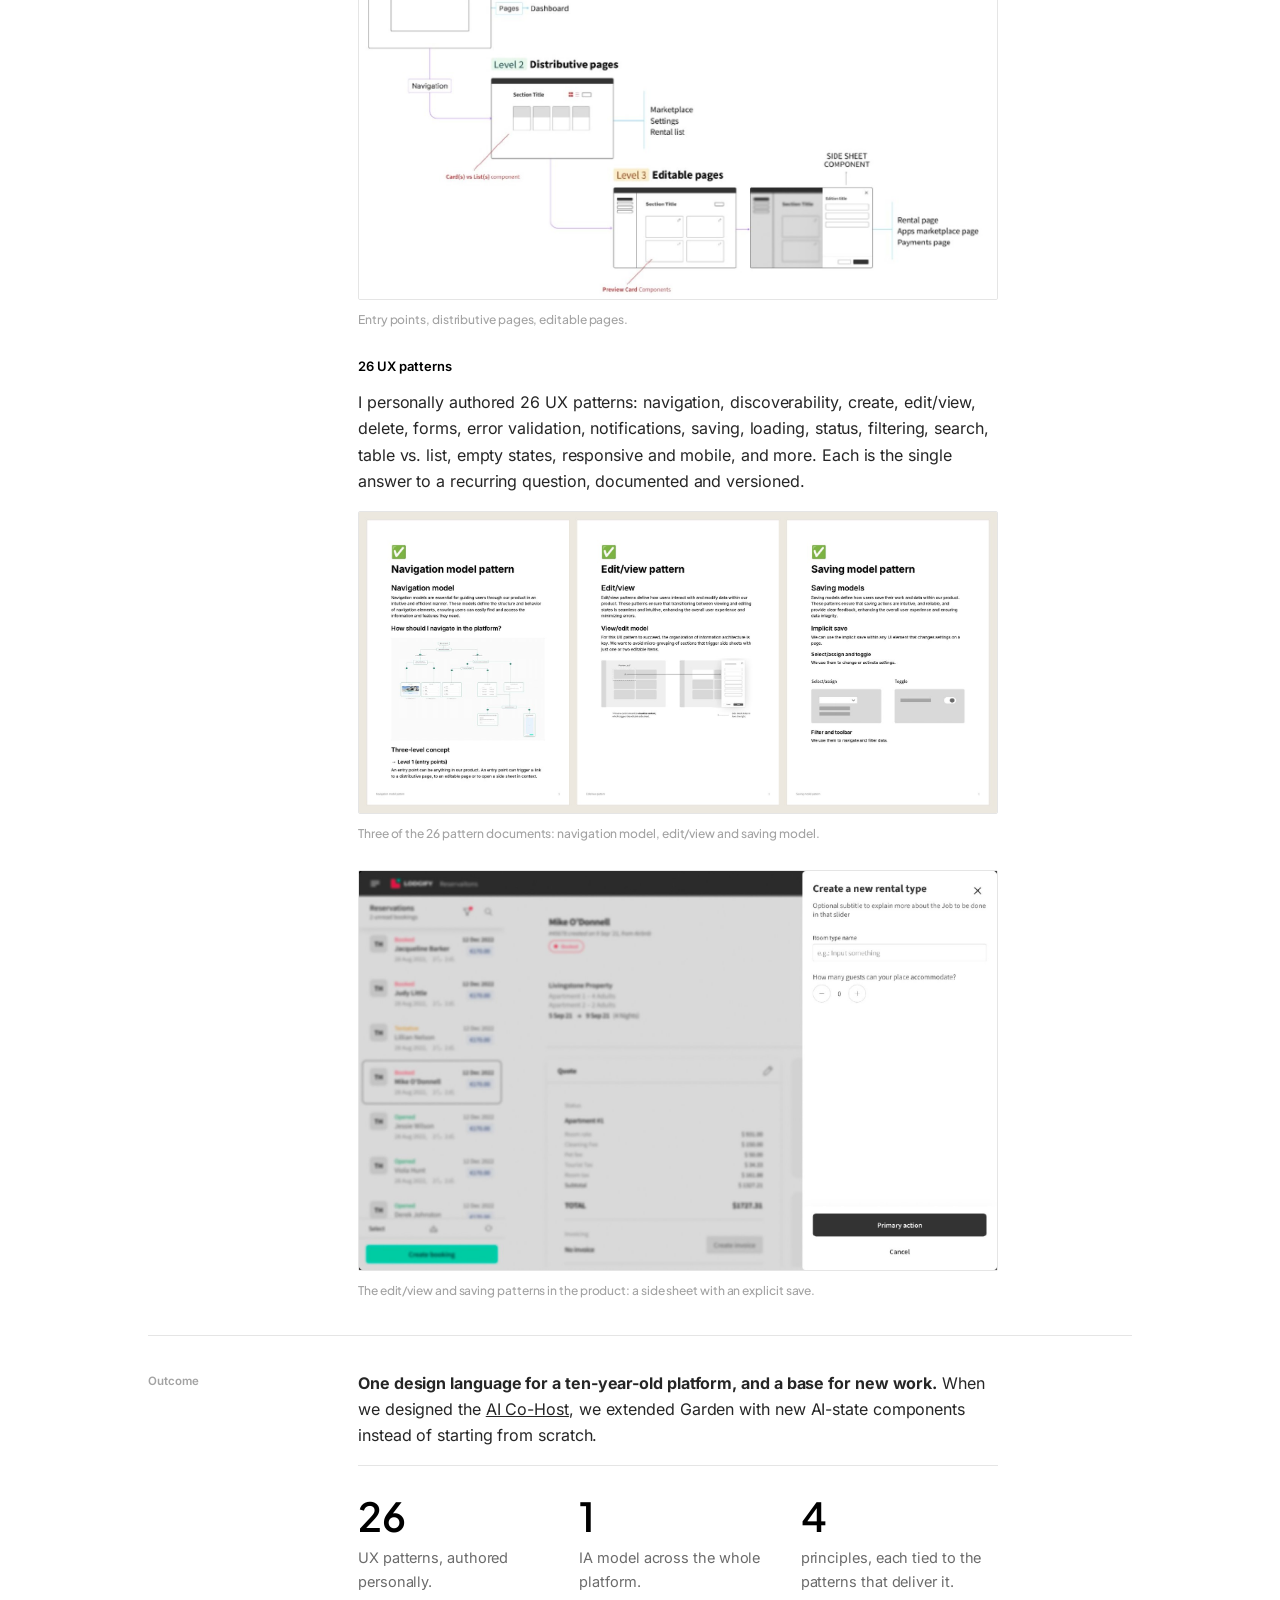
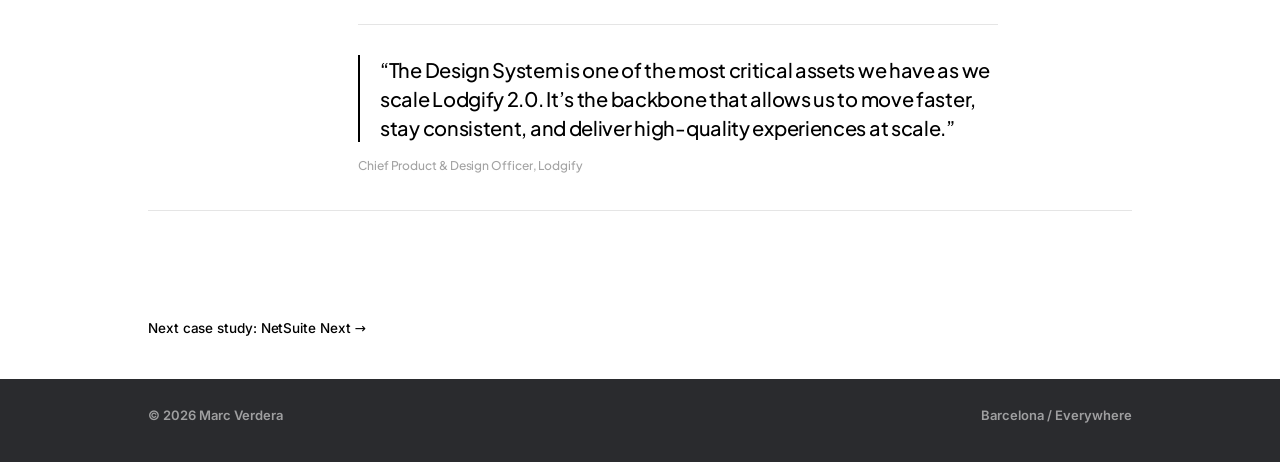
<file: case-studies/lodgify-design-system.html>
<!DOCTYPE html>
<html lang="en">
<head>
<meta charset="utf-8">
<meta name="viewport" content="width=device-width, initial-scale=1">
<meta name="color-scheme" content="light only">
<title>Lodgify Design System — Marc Verdera</title>
<meta name="description" content="Garden: one design system and 26 UX patterns for a ten-year-old platform.">
<link rel="icon" href="../favicon.svg" type="image/svg+xml">
<link rel="icon" href="../favicon-32.png" type="image/png" sizes="32x32">
<link rel="apple-touch-icon" href="../apple-touch-icon.png">
<meta property="og:type" content="website">
<meta property="og:title" content="Lodgify Design System — Marc Verdera">
<meta property="og:description" content="Garden: one design system and 26 UX patterns for a ten-year-old platform.">
<meta property="og:url" content="https://marcverdera.vercel.app/case-studies/lodgify-design-system">
<meta property="og:image" content="https://marcverdera.vercel.app/images/og.png">
<meta name="twitter:card" content="summary_large_image">
<link rel="stylesheet" href="../css/style.css">
</head>
<body>

<nav class="nav is-dark">
  <div class="wrap">
    <a class="back" href="../index.html#work">&larr; Selected work</a>
    <span class="tag">Case Study</span>
  </div>
</nav>

<header class="cs-hero">
  <div class="wrap">
    <hr class="rule">
    <h1>Lodgify Design System</h1>
    <p class="lead">Garden: one system, one language, for a ten-year-old platform.</p>
    <div class="cs-tags-row">
      <span>Design System &middot; IA &middot; 26 UX Patterns &middot; Team of 10</span>
      <span class="year">2022&ndash;2025</span>
    </div>
    <figure class="cs-photo">
      <img src="../images/lds-hero.jpg" alt="The transition plan on one slide: today's reservations screen with UI and UX inconsistencies on the left, the transition-period redesign in the centre with a booking list, calendar, quote and invoices, and the rebranded vision on the right">
      <figcaption class="cap-line">Today, transition, vision. Tokens and UX alignment first, the rebrand after.</figcaption>
    </figure>
  </div>
</header>

<section style="padding-top:0; border-top:none;">
  <div class="wrap">
    <hr class="rule" style="margin-bottom:0;">

    <div class="lv-row">
      <div class="lv-k">Context</div>
      <div class="lv-v">
        <p>Lodgify is a successful B2B platform for vacation-rental hosts, about ten years old when I joined. It had two designers covering the whole product, no design system and no shared source of truth. Every screen was reinvented.</p>
        <p>I led Garden, Lodgify&rsquo;s design system, end to end: the information architecture, the UX patterns, and the team I grew around it from 2 to 10.</p>
      </div>
    </div>

    <div class="lv-row">
      <div class="lv-k">The Problem</div>
      <div class="lv-v">
        <p><b>Lodgify needed one language for its user experience, because every squad was solving the same problems differently, and the product felt inconsistent to the people using it.</b></p>
        <p>Designers had no guidelines to follow. Design and development kept reinventing the wheel. PM, design and front-end didn&rsquo;t speak the same language. Editing data alone worked four different ways:</p>
        <figure class="shot"><img src="../images/lds-before.jpg" alt="Four screenshots of the same task, editing data, done four ways: inline on the page, in a slide-in panel, in a modal, and in a modal opened from inside another panel"></figure>
        <div class="cap">Before: in-page inline editing, edit in a slide-in panel, edit in a modal, and a modal opened from inside a panel.</div>
      </div>
    </div>

    <div class="lv-row">
      <div class="lv-k">Approach</div>
      <div class="lv-v">
        <p>A design system is more than components. It&rsquo;s how we design at Lodgify, and how the world perceives us as a product. Garden&rsquo;s hardest problem wasn&rsquo;t design. It was convincing a ten-year-old company to bet on it, so I sequenced the work deliberately.</p>
        <ol>
          <li><b>Adoption over invention.</b> Start with the core components that cover most screens, documented in Figma and in code, with front-end leads owning tokens and contribution rules alongside us.</li>
          <li><b>Prove value before asking for more.</b> Track adoption per squad and surface the wins in weekly reviews. Make the system the path of least resistance.</li>
          <li><b>One source of truth.</b> A design catalog, the Figma libraries and the UI libraries in code kept in parity, with a clear governance model for who changes what.</li>
          <li><b>Transition, then rebrand.</b> Align tokens and UX first, with small look-and-feel tweaks, so the product improved immediately and the later rebrand had solid ground.</li>
          <li><b>Raise the bar as the team grows.</b> A rebuilt hiring loop and weekly critique, so each new designer strengthened the system instead of diluting it.</li>
        </ol>
      </div>
    </div>

    <div class="lv-row">
      <div class="lv-k">The System</div>
      <div class="lv-v">
        <h3 style="margin-top:0;">Philosophy</h3>
        <p>Four principles, each tied to the patterns that deliver it:</p>
        <div class="values">
          <div class="value">Confidence and mastery<span>Hosts feel in control, because the impact of every action is made clear. Navigation, saving and loading patterns.</span></div>
          <div class="value">Organic yet robust<span>Predictable motion and micro-interactions build the feeling of a secure platform. Animation, loading and UI foundations.</span></div>
          <div class="value">Real-world intuition<span>Data is edited in the same context where it&rsquo;s viewed. Edit/view and data-entry patterns.</span></div>
          <div class="value">Always by your side<span>Human and AI support, there when hosts need it. AI, messaging and assistance patterns.</span></div>
        </div>

        <h3>Three layers</h3>
        <p>Foundations (tokens) feed components, built atomically from atoms to pages. On top sits the layer that makes Garden more than a component library: UX patterns, the common behaviours every squad reuses.</p>
        <figure class="shot"><img src="../images/lds-ia.jpg" alt="Garden's information architecture: foundations (colours, typography, icons, elevation, grid, spacing, keyboard interactions, accessibility, mobile UI), components from atoms to molecules, organisms, templates and pages, and a UX patterns layer covering AI, edit/view, filtering, saving, loading, data entry, error validation, status and empty states"></figure>
        <div class="cap">Garden&rsquo;s information architecture: foundations, components and UX patterns.</div>

        <h3>A navigation model for the whole platform</h3>
        <p>Every screen in Lodgify maps to one of three levels: entry points, distributive pages and editable pages. Editing happens in a side sheet, next to the content it changes. That single rule replaced the four ways of editing.</p>
        <figure class="shot"><img src="../images/lds-nav.jpg" alt="Navigation model with three levels: level 1 entry point such as the dashboard, level 2 distributive pages such as marketplace, settings and rental list using cards or lists, and level 3 editable pages such as rental, apps marketplace and payments, which open a side sheet to edit"></figure>
        <div class="cap">Entry points, distributive pages, editable pages.</div>

        <h3>26 UX patterns</h3>
        <p>I personally authored 26 UX patterns: navigation, discoverability, create, edit/view, delete, forms, error validation, notifications, saving, loading, status, filtering, search, table vs. list, empty states, responsive and mobile, and more. Each is the single answer to a recurring question, documented and versioned.</p>
        <figure class="shot"><img src="../images/lds-docs.jpg" alt="Three pattern documents side by side: the navigation model pattern, the edit/view pattern with its preview card and side sheet, and the saving model pattern"></figure>
        <div class="cap">Three of the 26 pattern documents: navigation model, edit/view and saving model.</div>
        <figure class="shot" style="margin-top:26px;"><img src="../images/lds-sidesheet.jpg" alt="Reservations screen, blurred, with a side sheet open on the right titled 'Create a new rental type', a room type field, a guest counter, and a primary action with cancel"></figure>
        <div class="cap">The edit/view and saving patterns in the product: a side sheet with an explicit save.</div>
      </div>
    </div>

    <div class="lv-row">
      <div class="lv-k">Outcome</div>
      <div class="lv-v">
        <p><b>One design language for a ten-year-old platform, and a base for new work.</b> When we designed the <a href="lodgify-cohost.html">AI Co-Host</a>, we extended Garden with new AI-state components instead of starting from scratch.</p>
        <div class="stats stats-tight">
          <div class="stat"><div class="n">26</div><div class="d">UX patterns, authored personally.</div></div>
          <div class="stat"><div class="n">1</div><div class="d">IA model across the whole platform.</div></div>
          <div class="stat"><div class="n">4</div><div class="d">principles, each tied to the patterns that deliver it.</div></div>
        </div>
        <blockquote style="margin-top:30px;">&ldquo;The Design System is one of the most critical assets we have as we scale Lodgify 2.0. It&rsquo;s the backbone that allows us to move faster, stay consistent, and deliver high-quality experiences at scale.&rdquo;</blockquote>
        <p class="cap" style="margin-top:-8px;">Chief Product &amp; Design Officer, Lodgify</p>
      </div>
    </div>
  </div>
</section>

<div class="wrap">
  <div class="next-case">
    <a href="netsuite-next.html">Next case study: NetSuite Next &rarr;</a>
  </div>
</div>

<footer>
  <div class="wrap">
    <div class="f-copy">&copy; 2026 Marc Verdera</div>
    <div class="f-loc">Barcelona / Everywhere</div>
  </div>
</footer>

<script src="../js/nav.js" defer></script>
</body>
</html>
</file>
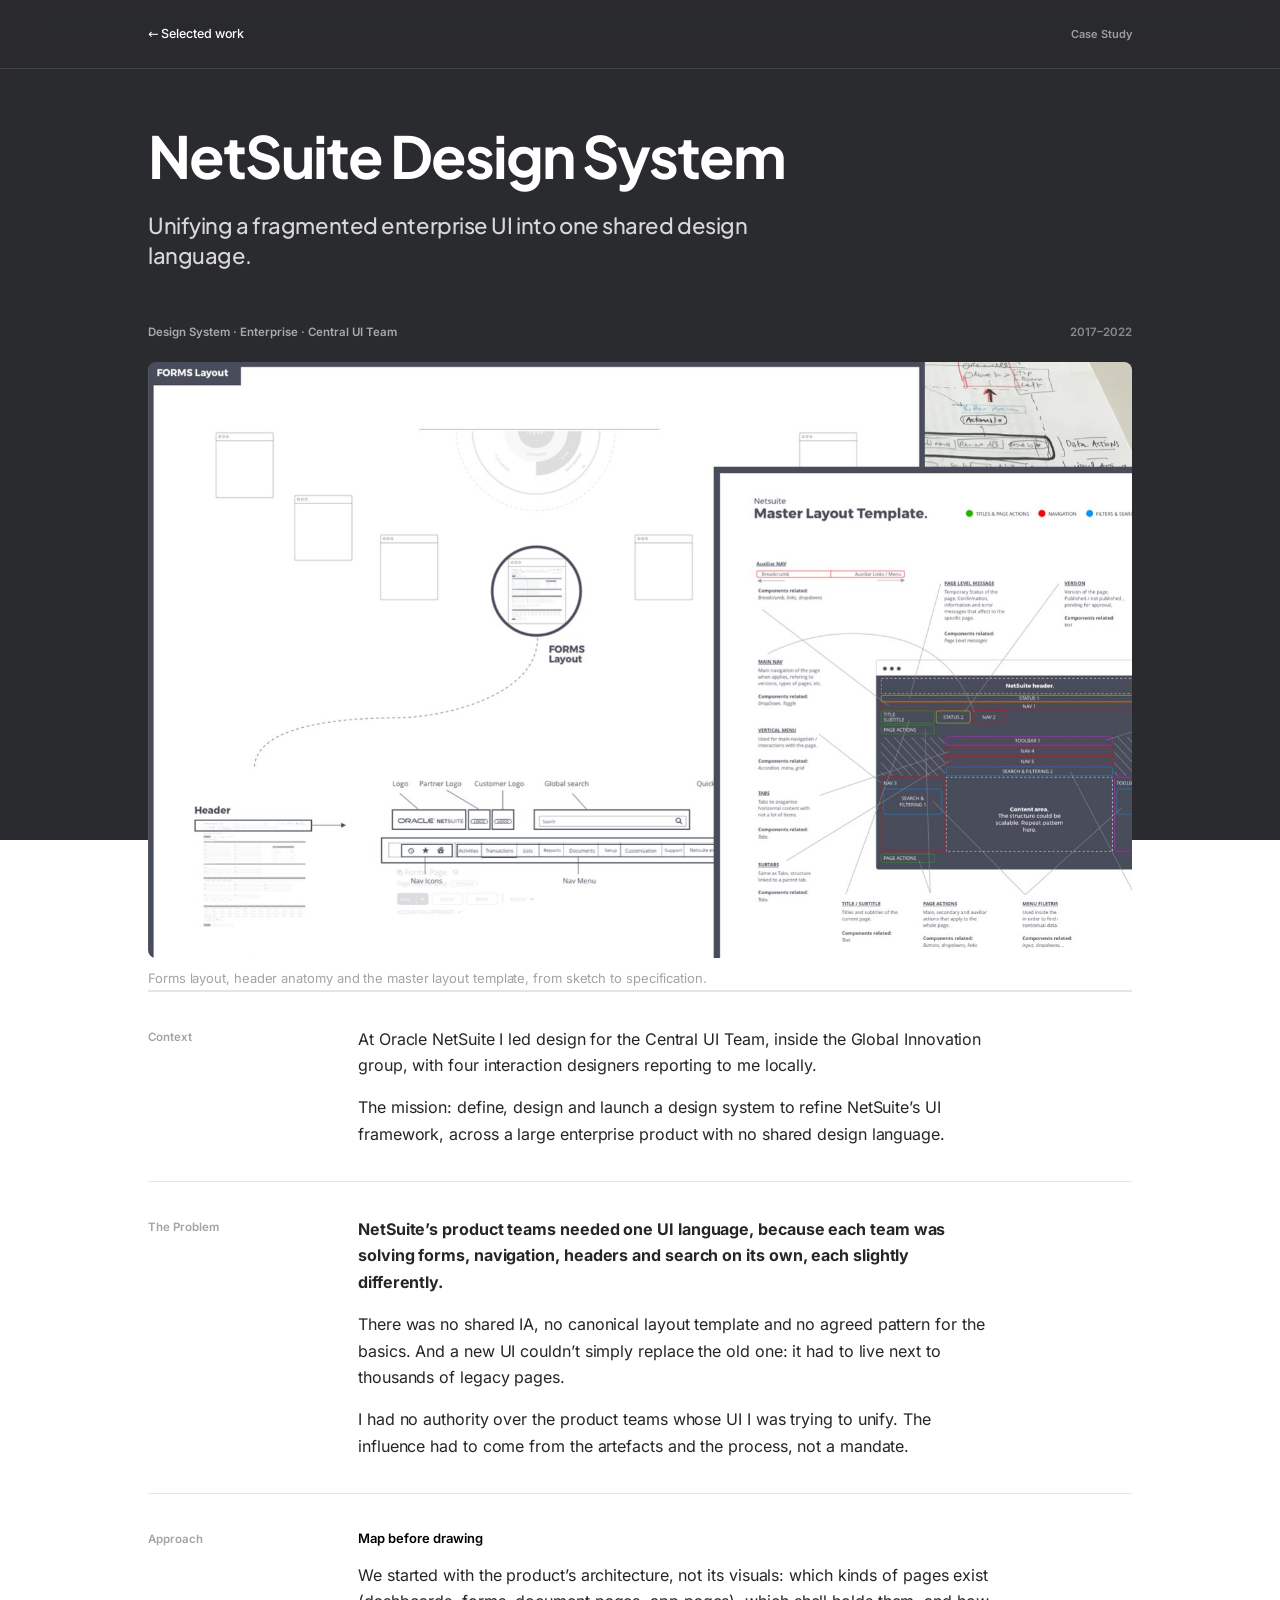
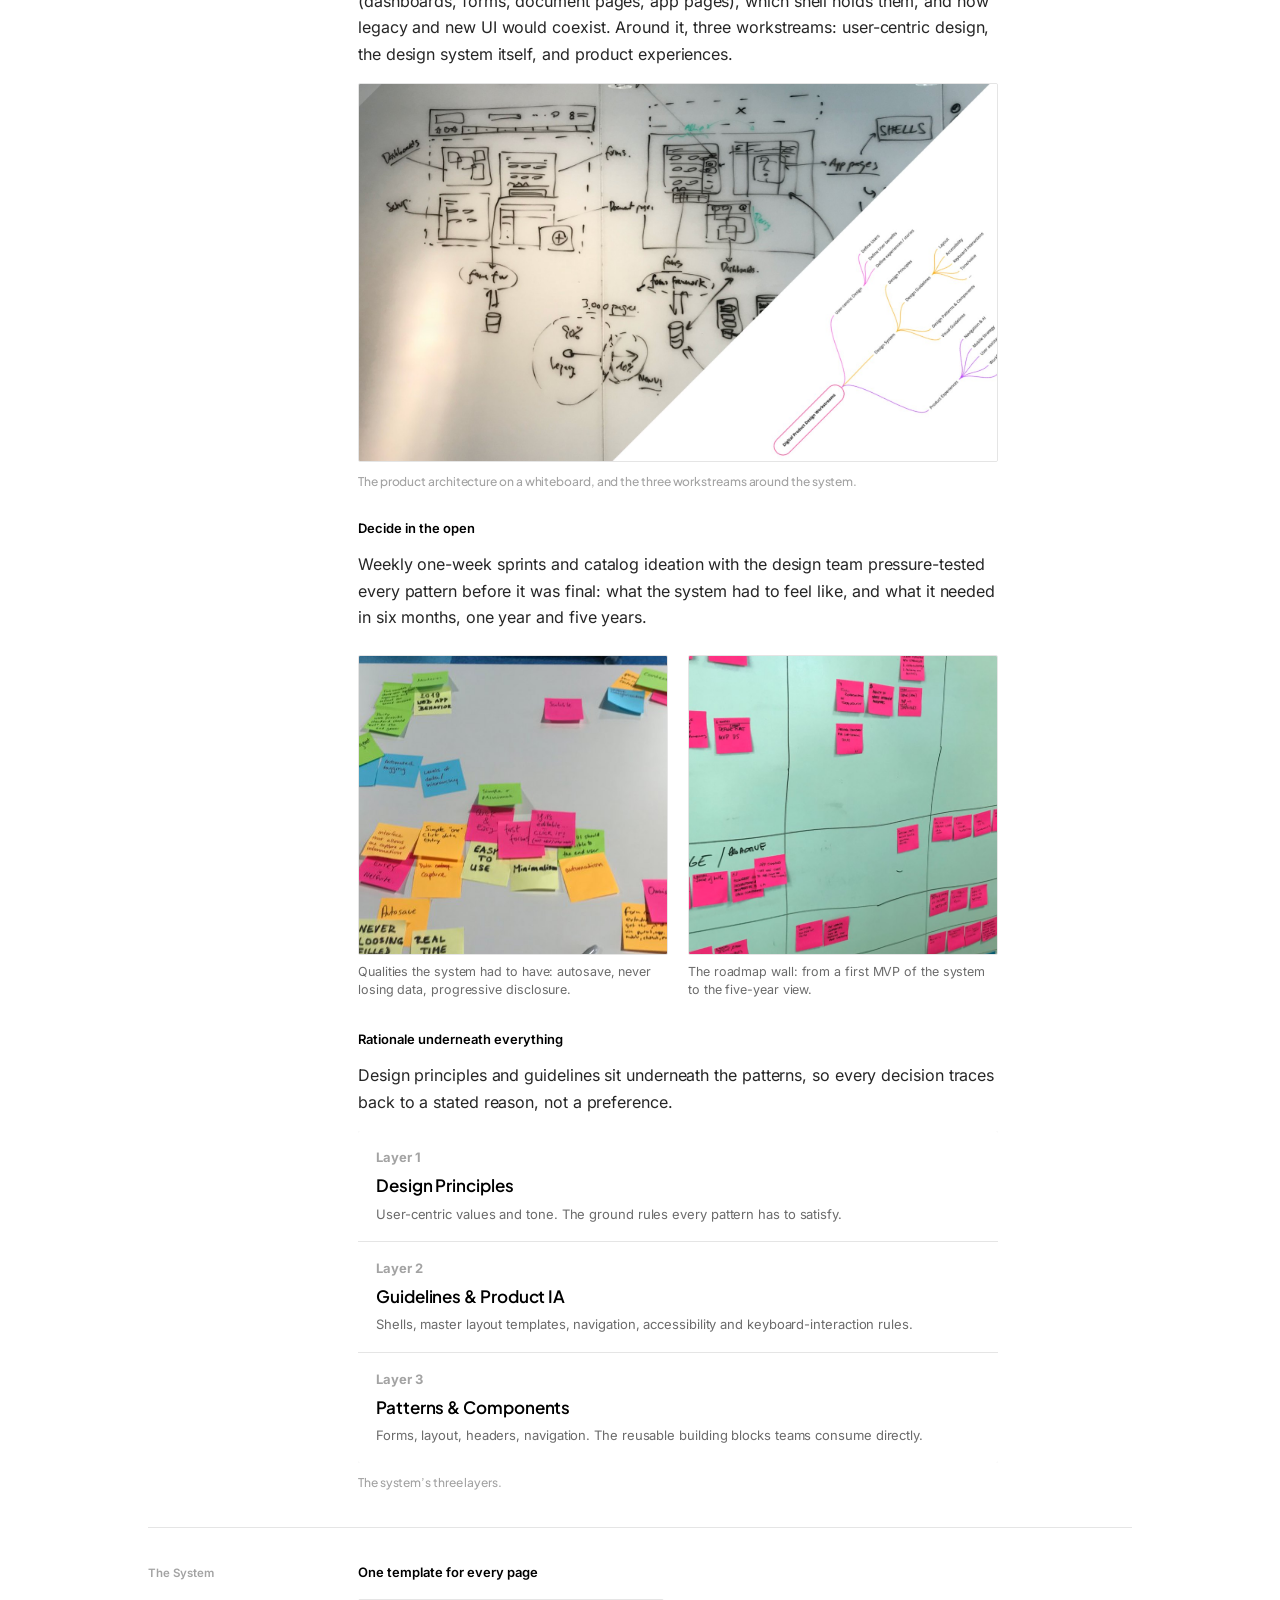
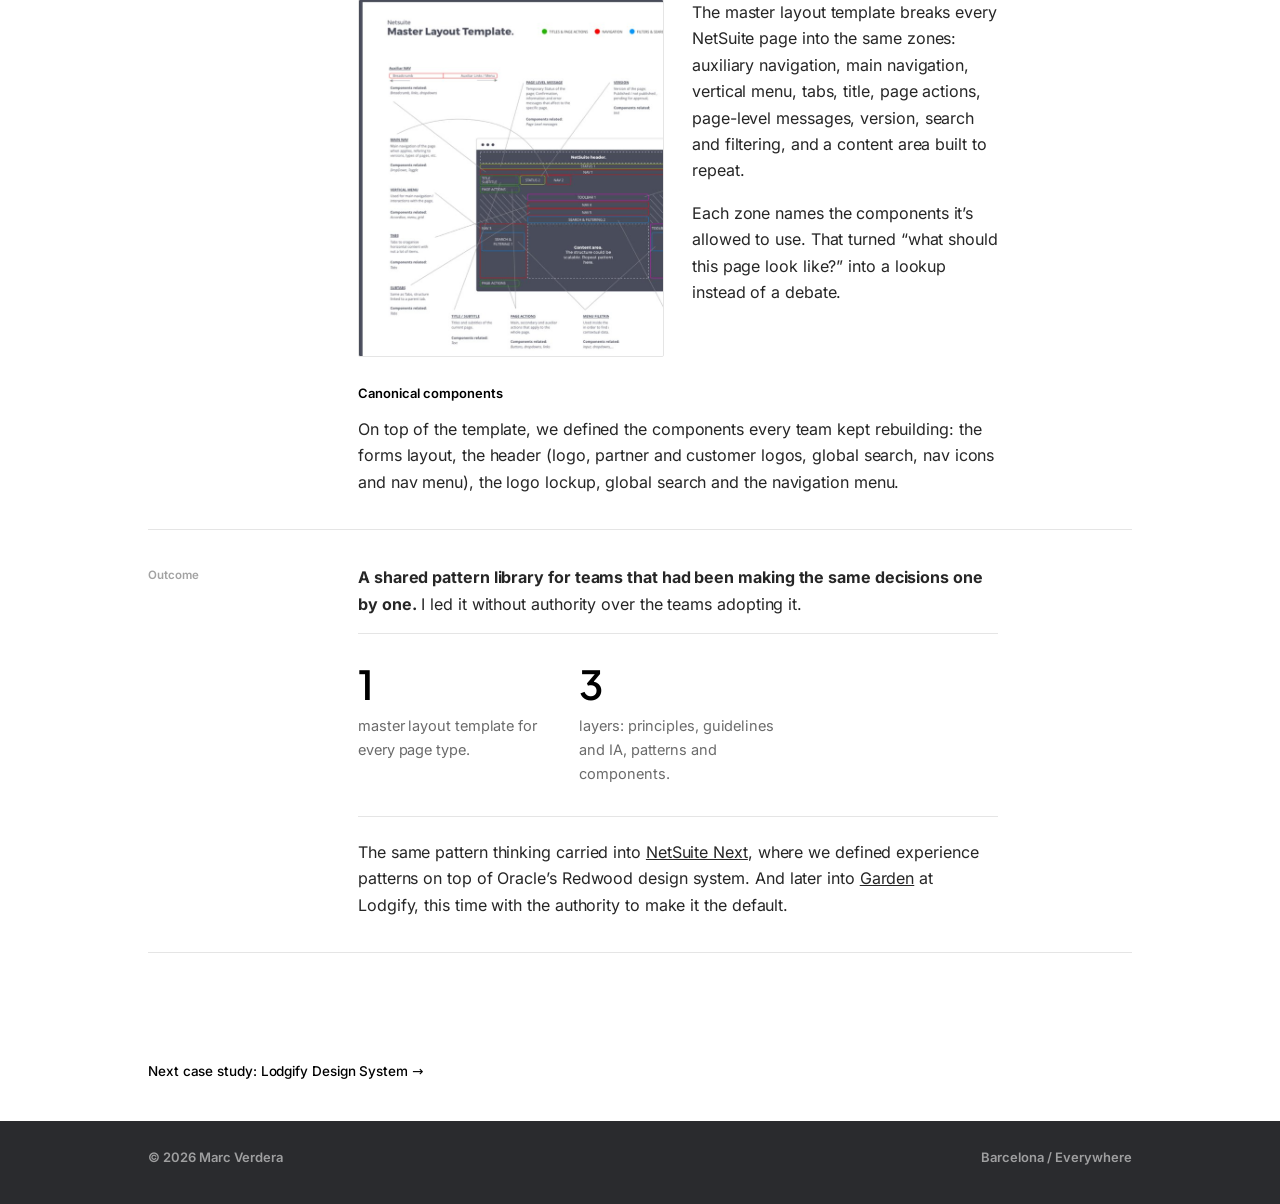
<file: case-studies/netsuite-design-system.html>
<!DOCTYPE html>
<html lang="en">
<head>
<meta charset="utf-8">
<meta name="viewport" content="width=device-width, initial-scale=1">
<meta name="color-scheme" content="light only">
<title>NetSuite Design System — Marc Verdera</title>
<meta name="description" content="Unifying a fragmented enterprise UI into one shared design language at Oracle NetSuite.">
<link rel="icon" href="../favicon.svg" type="image/svg+xml">
<link rel="icon" href="../favicon-32.png" type="image/png" sizes="32x32">
<link rel="apple-touch-icon" href="../apple-touch-icon.png">
<meta property="og:type" content="website">
<meta property="og:title" content="NetSuite Design System — Marc Verdera">
<meta property="og:description" content="Unifying a fragmented enterprise UI into one shared design language at Oracle NetSuite.">
<meta property="og:url" content="https://marcverdera.vercel.app/case-studies/netsuite-design-system">
<meta property="og:image" content="https://marcverdera.vercel.app/images/og.png">
<meta name="twitter:card" content="summary_large_image">
<link rel="stylesheet" href="../css/style.css">
</head>
<body>

<nav class="nav is-dark">
  <div class="wrap">
    <a class="back" href="../index.html#work">&larr; Selected work</a>
    <span class="tag">Case Study</span>
  </div>
</nav>

<header class="cs-hero">
  <div class="wrap">
    <hr class="rule">
    <h1>NetSuite Design System</h1>
    <p class="lead">Unifying a fragmented enterprise UI into one shared design language.</p>
    <div class="cs-tags-row">
      <span>Design System &middot; Enterprise &middot; Central UI Team</span>
      <span class="year">2017&ndash;2022</span>
    </div>
    <figure class="cs-photo">
      <img src="../images/nds-hero.jpg" alt="Pattern definition work: a Forms Layout board mapping page types to a single form layout, a header specification with logo, partner and customer logos, global search, nav icons and nav menu, a paper sketch of a page actions menu, and the NetSuite Master Layout Template">
      <figcaption class="cap-line">Forms layout, header anatomy and the master layout template, from sketch to specification.</figcaption>
    </figure>
  </div>
</header>

<section style="padding-top:0; border-top:none;">
  <div class="wrap">
    <hr class="rule" style="margin-bottom:0;">

    <div class="lv-row">
      <div class="lv-k">Context</div>
      <div class="lv-v">
        <p>At Oracle NetSuite I led design for the Central UI Team, inside the Global Innovation group, with four interaction designers reporting to me locally.</p>
        <p>The mission: define, design and launch a design system to refine NetSuite&rsquo;s UI framework, across a large enterprise product with no shared design language.</p>
      </div>
    </div>

    <div class="lv-row">
      <div class="lv-k">The Problem</div>
      <div class="lv-v">
        <p><b>NetSuite&rsquo;s product teams needed one UI language, because each team was solving forms, navigation, headers and search on its own, each slightly differently.</b></p>
        <p>There was no shared IA, no canonical layout template and no agreed pattern for the basics. And a new UI couldn&rsquo;t simply replace the old one: it had to live next to thousands of legacy pages.</p>
        <p>I had no authority over the product teams whose UI I was trying to unify. The influence had to come from the artefacts and the process, not a mandate.</p>
      </div>
    </div>

    <div class="lv-row">
      <div class="lv-k">Approach</div>
      <div class="lv-v">
        <h3 style="margin-top:0;">Map before drawing</h3>
        <p>We started with the product&rsquo;s architecture, not its visuals: which kinds of pages exist (dashboards, forms, document pages, app pages), which shell holds them, and how legacy and new UI would coexist. Around it, three workstreams: user-centric design, the design system itself, and product experiences.</p>
        <figure class="shot"><img src="../images/nds-ia.jpg" alt="Whiteboard mapping NetSuite page types (dashboards, forms, set-up and document pages) into shells and a forms framework, noting around 3,000 pages with most of them legacy, next to a mind map of digital product design workstreams: user-centric design, design system (principles, guidelines, patterns and components, visual guidelines) and product experiences"></figure>
        <div class="cap">The product architecture on a whiteboard, and the three workstreams around the system.</div>

        <h3>Decide in the open</h3>
        <p>Weekly one-week sprints and catalog ideation with the design team pressure-tested every pattern before it was final: what the system had to feel like, and what it needed in six months, one year and five years.</p>
        <div class="evo evo-2 evo-eq">
          <figure><img src="../images/nds-sprint-principles.jpg" alt="Sticky notes on a table with qualities the system should have, such as easy to use, minimalism, autosave, never losing filled data, real time, responsive design and progressive disclosure"><figcaption>Qualities the system had to have: autosave, never losing data, progressive disclosure.</figcaption></figure>
          <figure><img src="../images/nds-sprint-roadmap.jpg" alt="A wall roadmap of sticky notes across time horizons, including 'define first MVP DS', available components and a single source of truth"><figcaption>The roadmap wall: from a first MVP of the system to the five-year view.</figcaption></figure>
        </div>

        <h3 style="margin-top:30px;">Rationale underneath everything</h3>
        <p>Design principles and guidelines sit underneath the patterns, so every decision traces back to a stated reason, not a preference.</p>
        <div class="diagram">
          <div class="d-layer"><div class="d-k">Layer 1</div><div class="d-t">Design Principles</div><div class="d-d">User-centric values and tone. The ground rules every pattern has to satisfy.</div></div>
          <div class="d-layer"><div class="d-k">Layer 2</div><div class="d-t">Guidelines &amp; Product IA</div><div class="d-d">Shells, master layout templates, navigation, accessibility and keyboard-interaction rules.</div></div>
          <div class="d-layer"><div class="d-k">Layer 3</div><div class="d-t">Patterns &amp; Components</div><div class="d-d">Forms, layout, headers, navigation. The reusable building blocks teams consume directly.</div></div>
        </div>
        <div class="cap">The system&rsquo;s three layers.</div>
      </div>
    </div>

    <div class="lv-row">
      <div class="lv-k">The System</div>
      <div class="lv-v">
        <h3 style="margin-top:0;">One template for every page</h3>
        <div class="split">
          <figure class="shot"><img src="../images/nds-template.jpg" alt="NetSuite Master Layout Template: the page broken into zones such as auxiliary navigation, main navigation, vertical menu, tabs and subtabs, title and subtitle, page actions, page-level messages, version, search and filtering and a scalable content area, each annotated with the components it uses"></figure>
          <div>
            <p>The master layout template breaks every NetSuite page into the same zones: auxiliary navigation, main navigation, vertical menu, tabs, title, page actions, page-level messages, version, search and filtering, and a content area built to repeat.</p>
            <p>Each zone names the components it&rsquo;s allowed to use. That turned &ldquo;what should this page look like?&rdquo; into a lookup instead of a debate.</p>
          </div>
        </div>
        <h3>Canonical components</h3>
        <p>On top of the template, we defined the components every team kept rebuilding: the forms layout, the header (logo, partner and customer logos, global search, nav icons and nav menu), the logo lockup, global search and the navigation menu.</p>
      </div>
    </div>

    <div class="lv-row">
      <div class="lv-k">Outcome</div>
      <div class="lv-v">
        <p><b>A shared pattern library for teams that had been making the same decisions one by one.</b> I led it without authority over the teams adopting it.</p>
        <div class="stats stats-tight">
          <div class="stat"><div class="n">1</div><div class="d">master layout template for every page type.</div></div>
          <div class="stat"><div class="n">3</div><div class="d">layers: principles, guidelines and IA, patterns and components.</div></div>
        </div>
        <p style="margin-top:22px;">The same pattern thinking carried into <a href="netsuite-next.html">NetSuite Next</a>, where we defined experience patterns on top of Oracle&rsquo;s Redwood design system. And later into <a href="lodgify-design-system.html">Garden</a> at Lodgify, this time with the authority to make it the default.</p>
      </div>
    </div>
  </div>
</section>

<div class="wrap">
  <div class="next-case">
    <a href="lodgify-design-system.html">Next case study: Lodgify Design System &rarr;</a>
  </div>
</div>

<footer>
  <div class="wrap">
    <div class="f-copy">&copy; 2026 Marc Verdera</div>
    <div class="f-loc">Barcelona / Everywhere</div>
  </div>
</footer>

<script src="../js/nav.js" defer></script>
</body>
</html>
</file>
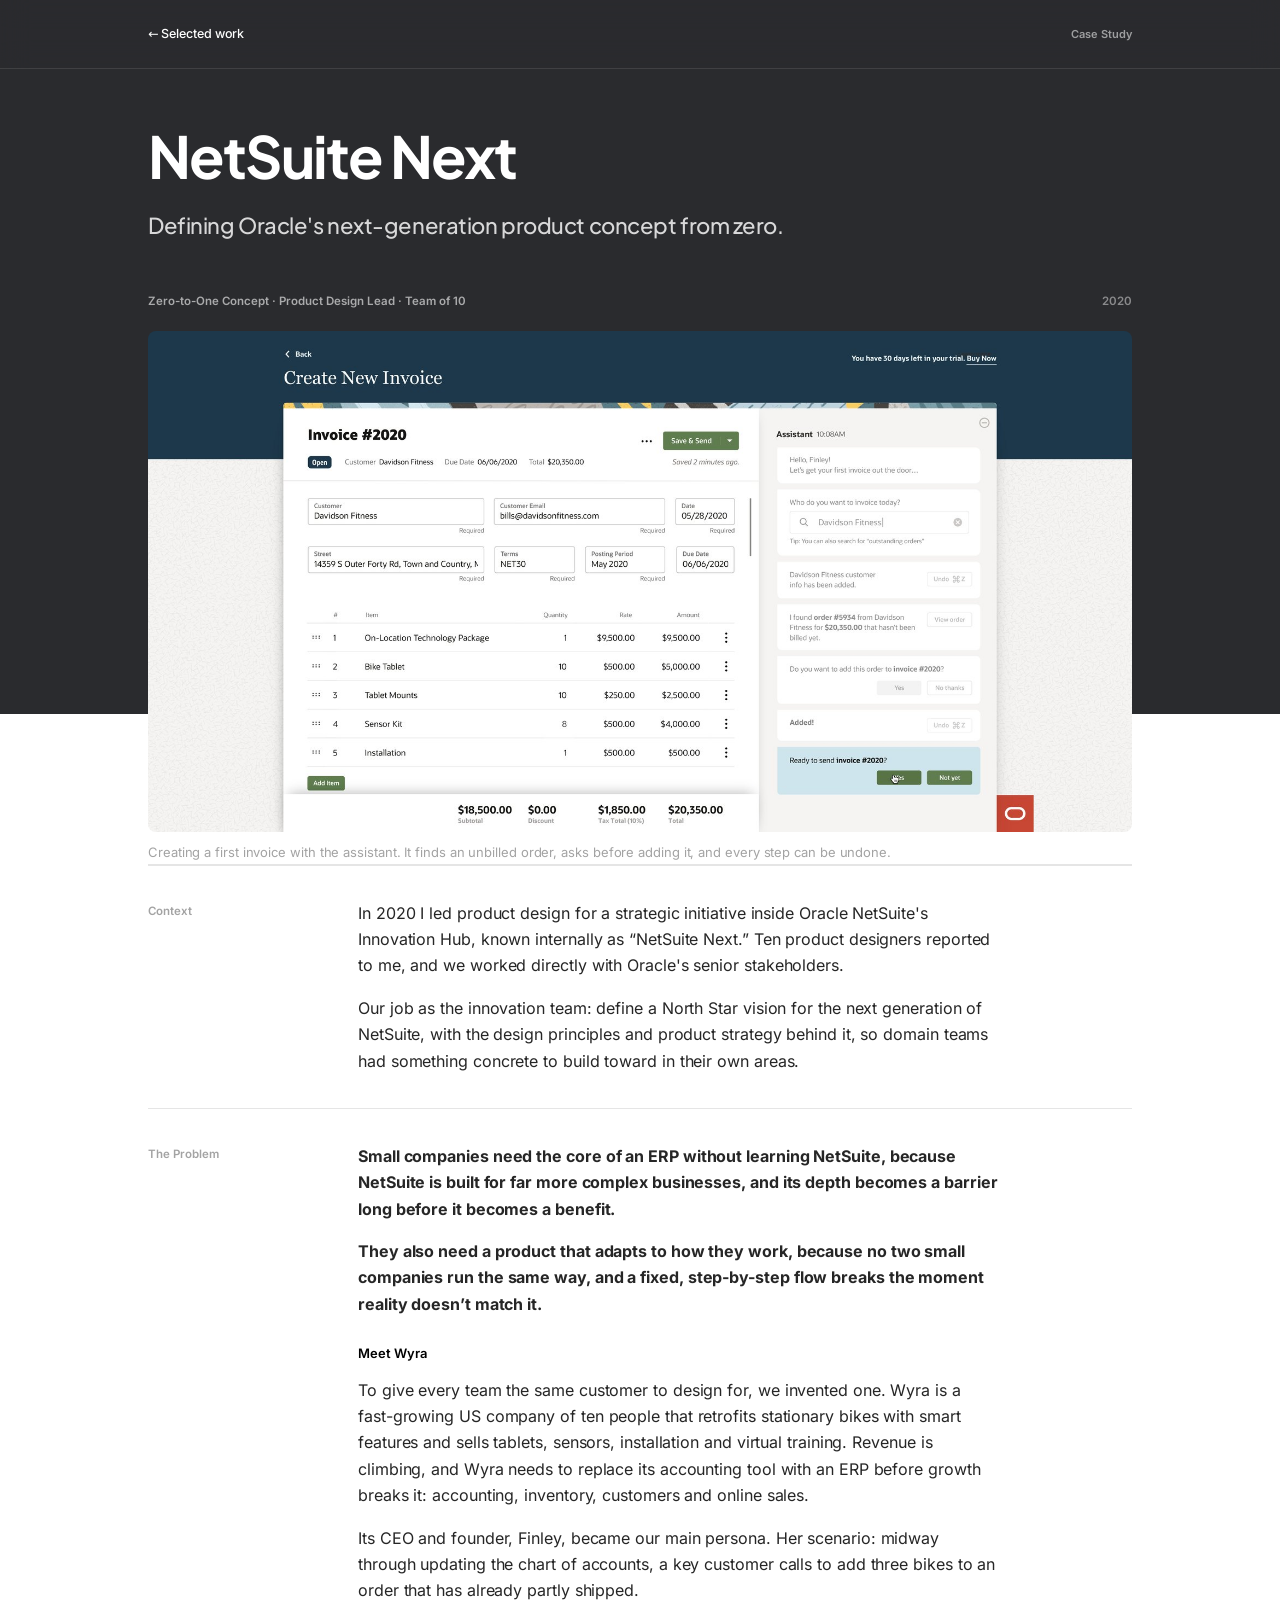
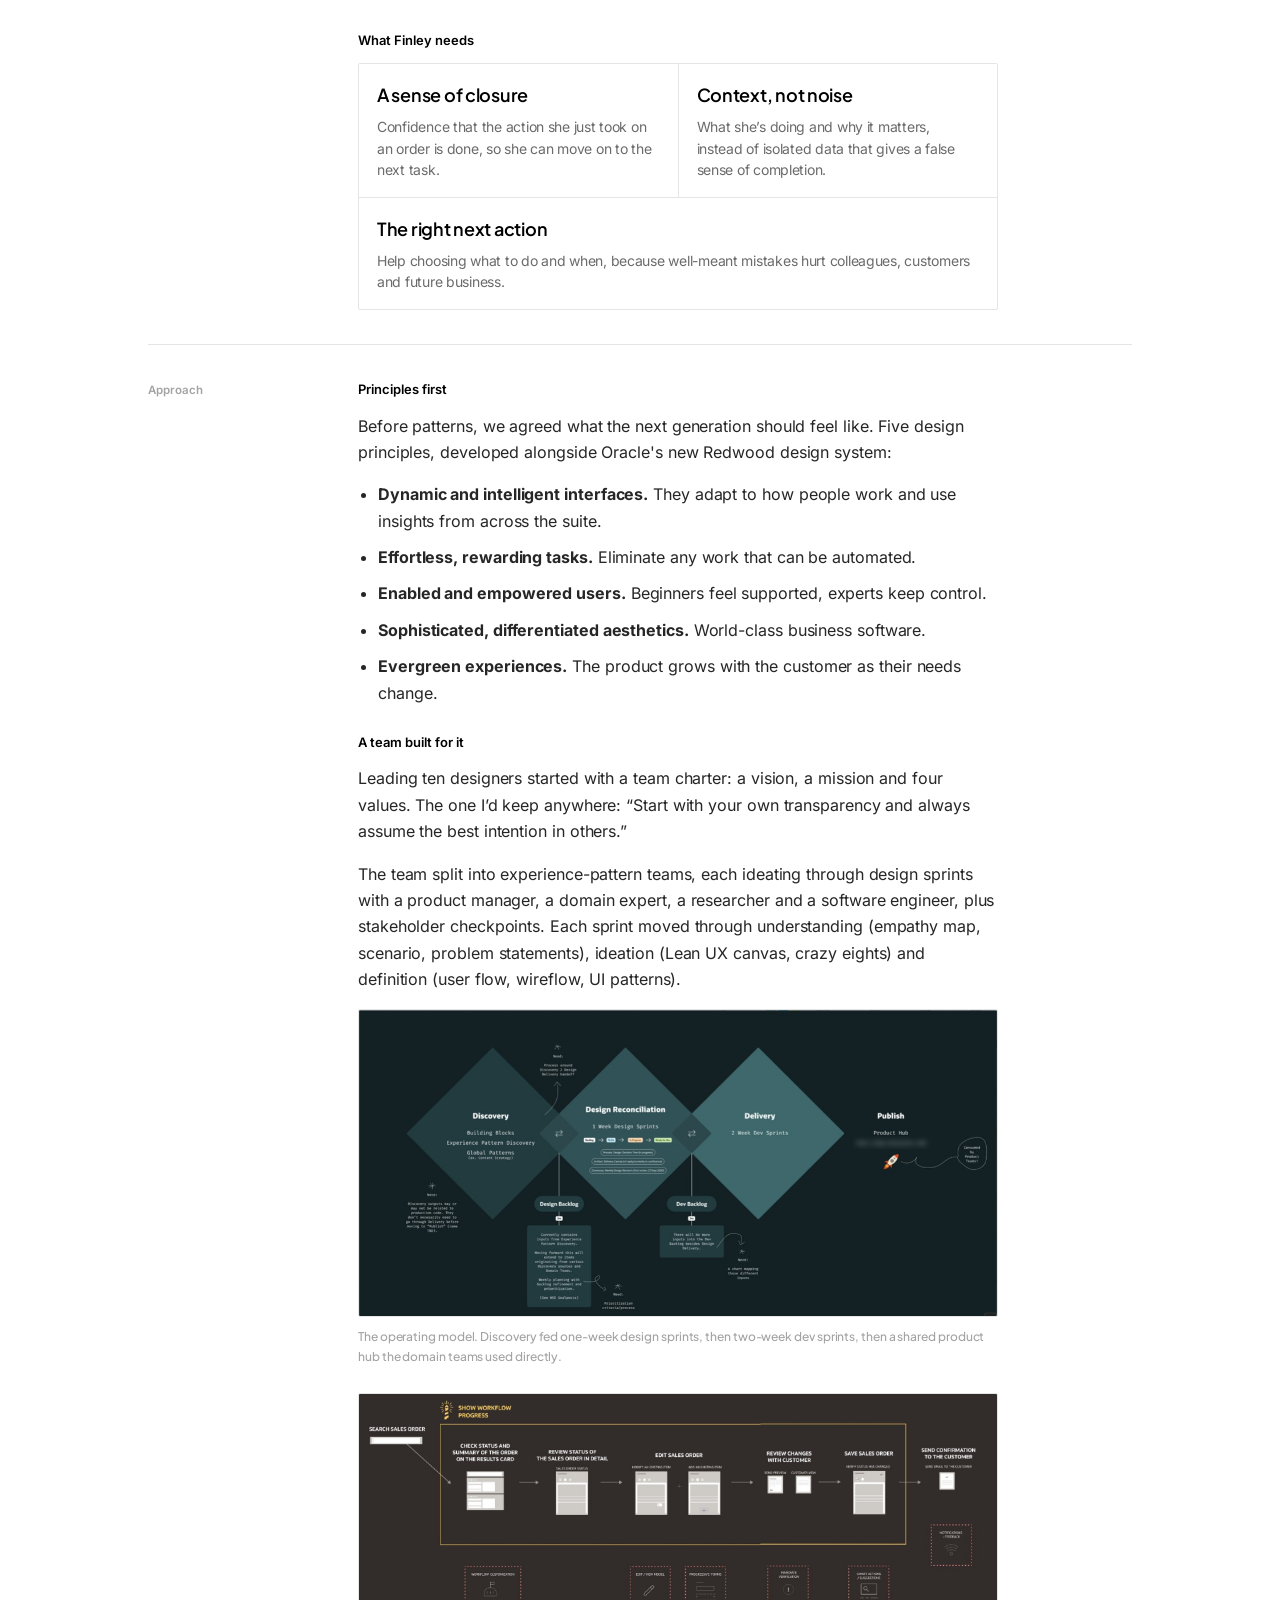
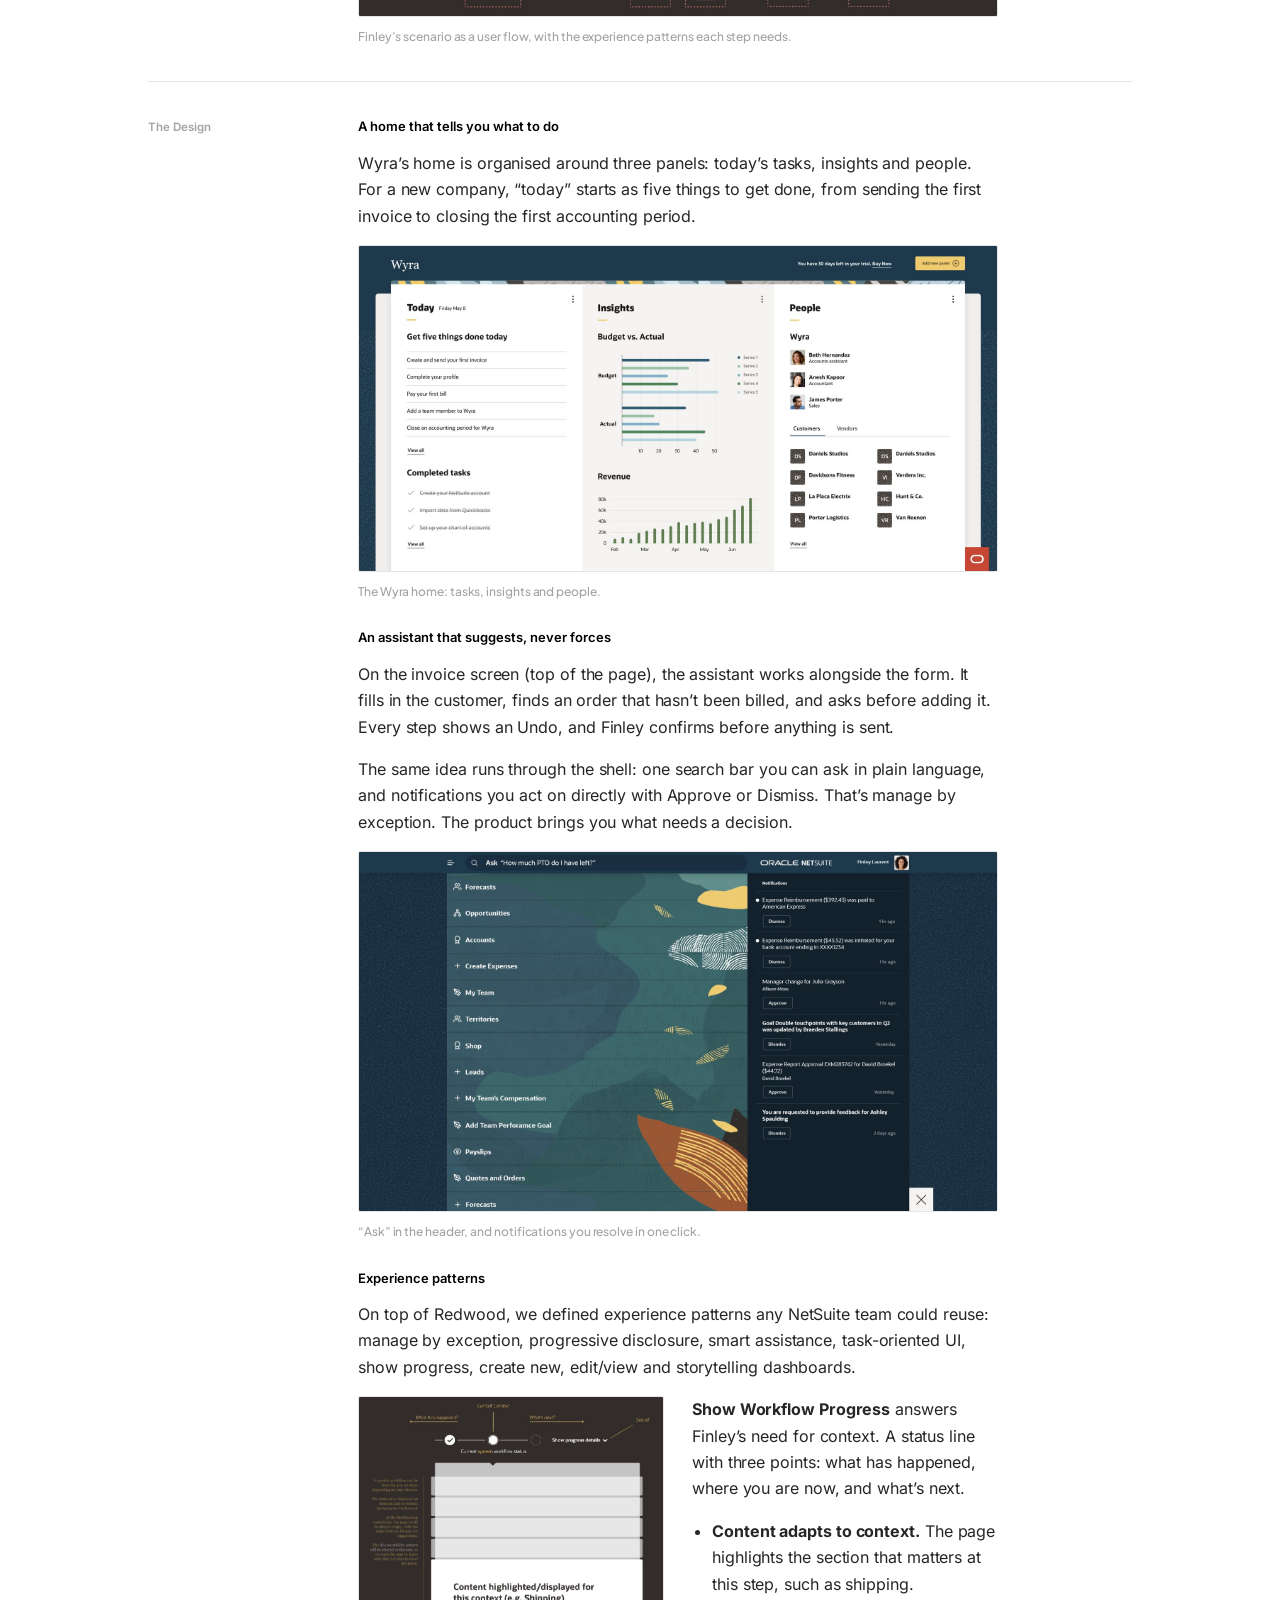
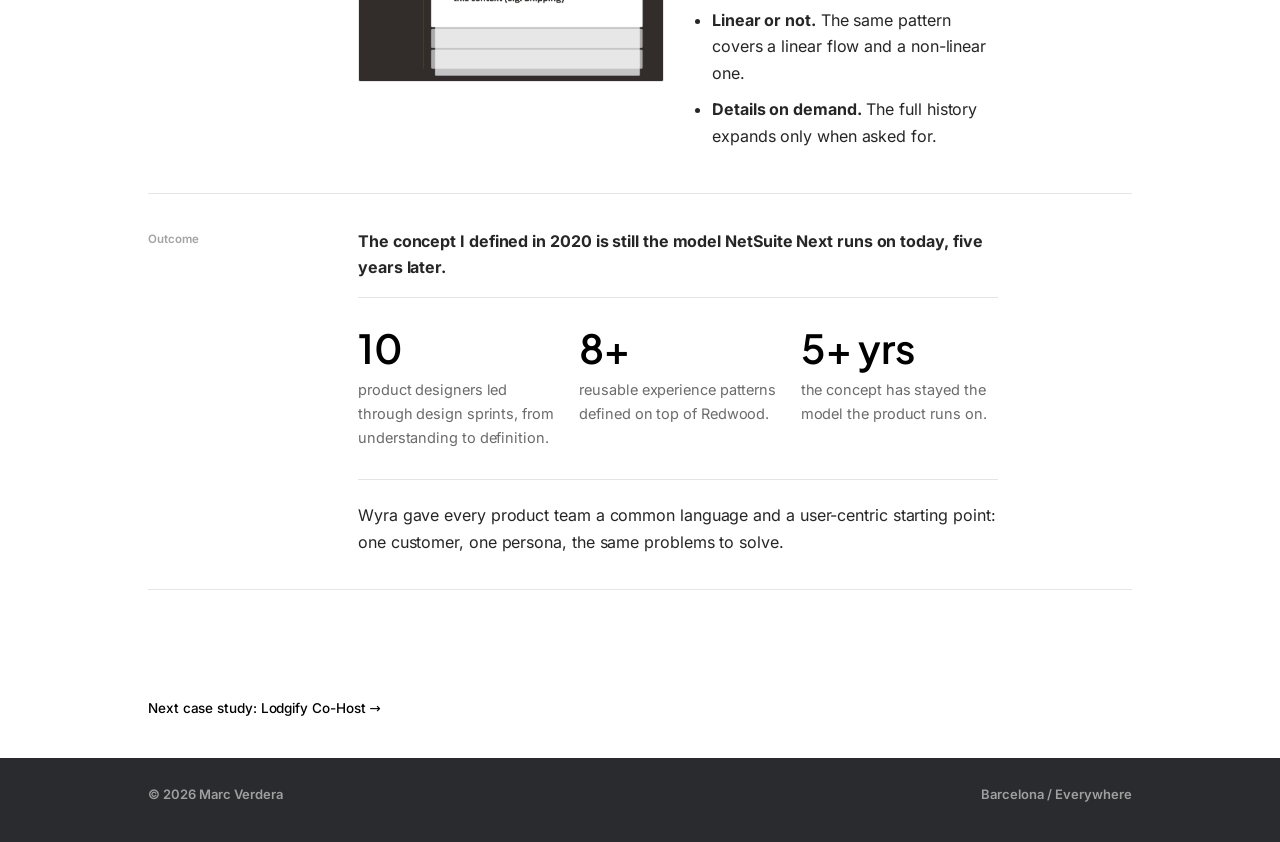
<file: case-studies/netsuite-next.html>
<!DOCTYPE html>
<html lang="en">
<head>
<meta charset="utf-8">
<meta name="viewport" content="width=device-width, initial-scale=1">
<meta name="color-scheme" content="light only">
<title>NetSuite Next — Marc Verdera</title>
<meta name="description" content="Defining Oracle NetSuite’s next-generation product concept from zero, with a team of 10 designers.">
<link rel="icon" href="../favicon.svg" type="image/svg+xml">
<link rel="icon" href="../favicon-32.png" type="image/png" sizes="32x32">
<link rel="apple-touch-icon" href="../apple-touch-icon.png">
<meta property="og:type" content="website">
<meta property="og:title" content="NetSuite Next — Marc Verdera">
<meta property="og:description" content="Defining Oracle NetSuite’s next-generation product concept from zero, with a team of 10 designers.">
<meta property="og:url" content="https://marcverdera.vercel.app/case-studies/netsuite-next">
<meta property="og:image" content="https://marcverdera.vercel.app/images/og.png">
<meta name="twitter:card" content="summary_large_image">
<link rel="stylesheet" href="../css/style.css">
</head>
<body>

<nav class="nav is-dark">
  <div class="wrap">
    <a class="back" href="../index.html#work">&larr; Selected work</a>
    <span class="tag">Case Study</span>
  </div>
</nav>

<header class="cs-hero">
  <div class="wrap">
    <hr class="rule">
    <h1>NetSuite Next</h1>
    <p class="lead">Defining Oracle's next-generation product concept from zero.</p>
    <div class="cs-tags-row">
      <span>Zero-to-One Concept &middot; Product Design Lead &middot; Team of 10</span>
      <span class="year">2020</span>
    </div>
    <figure class="cs-photo">
      <img src="../images/nsn-invoice.jpg" alt="Create New Invoice screen. The invoice form is on the left. On the right, an assistant adds the customer's details, finds an unbilled order worth $20,350, asks whether to add it to the invoice, offers Undo after each step, and finally asks 'Ready to send invoice #2020?'">
      <figcaption class="cap-line">Creating a first invoice with the assistant. It finds an unbilled order, asks before adding it, and every step can be undone.</figcaption>
    </figure>
  </div>
</header>

<section style="padding-top:0; border-top:none;">
  <div class="wrap">
    <hr class="rule" style="margin-bottom:0;">

    <div class="lv-row">
      <div class="lv-k">Context</div>
      <div class="lv-v">
        <p>In 2020 I led product design for a strategic initiative inside Oracle NetSuite's Innovation Hub, known internally as &ldquo;NetSuite Next.&rdquo; Ten product designers reported to me, and we worked directly with Oracle's senior stakeholders.</p>
        <p>Our job as the innovation team: define a North Star vision for the next generation of NetSuite, with the design principles and product strategy behind it, so domain teams had something concrete to build toward in their own areas.</p>
      </div>
    </div>

    <div class="lv-row">
      <div class="lv-k">The Problem</div>
      <div class="lv-v">
        <p><b>Small companies need the core of an ERP without learning NetSuite, because NetSuite is built for far more complex businesses, and its depth becomes a barrier long before it becomes a benefit.</b></p>
        <p><b>They also need a product that adapts to how they work, because no two small companies run the same way, and a fixed, step-by-step flow breaks the moment reality doesn&rsquo;t match it.</b></p>
        <h3>Meet Wyra</h3>
        <p>To give every team the same customer to design for, we invented one. Wyra is a fast-growing US company of ten people that retrofits stationary bikes with smart features and sells tablets, sensors, installation and virtual training. Revenue is climbing, and Wyra needs to replace its accounting tool with an ERP before growth breaks it: accounting, inventory, customers and online sales.</p>
        <p>Its CEO and founder, Finley, became our main persona. Her scenario: midway through updating the chart of accounts, a key customer calls to add three bikes to an order that has already partly shipped.</p>
        <h3>What Finley needs</h3>
        <div class="values">
          <div class="value">A sense of closure<span>Confidence that the action she just took on an order is done, so she can move on to the next task.</span></div>
          <div class="value">Context, not noise<span>What she&rsquo;s doing and why it matters, instead of isolated data that gives a false sense of completion.</span></div>
          <div class="value">The right next action<span>Help choosing what to do and when, because well-meant mistakes hurt colleagues, customers and future business.</span></div>
        </div>
      </div>
    </div>

    <div class="lv-row">
      <div class="lv-k">Approach</div>
      <div class="lv-v">
        <h3 style="margin-top:0;">Principles first</h3>
        <p>Before patterns, we agreed what the next generation should feel like. Five design principles, developed alongside Oracle's new Redwood design system:</p>
        <ul>
          <li><b>Dynamic and intelligent interfaces.</b> They adapt to how people work and use insights from across the suite.</li>
          <li><b>Effortless, rewarding tasks.</b> Eliminate any work that can be automated.</li>
          <li><b>Enabled and empowered users.</b> Beginners feel supported, experts keep control.</li>
          <li><b>Sophisticated, differentiated aesthetics.</b> World-class business software.</li>
          <li><b>Evergreen experiences.</b> The product grows with the customer as their needs change.</li>
        </ul>
        <h3>A team built for it</h3>
        <p>Leading ten designers started with a team charter: a vision, a mission and four values. The one I&rsquo;d keep anywhere: <i>&ldquo;Start with your own transparency and always assume the best intention in others.&rdquo;</i></p>
        <p>The team split into experience-pattern teams, each ideating through design sprints with a product manager, a domain expert, a researcher and a software engineer, plus stakeholder checkpoints. Each sprint moved through understanding (empathy map, scenario, problem statements), ideation (Lean UX canvas, crazy eights) and definition (user flow, wireflow, UI patterns).</p>
        <figure class="shot">
          <img src="../images/nsn-process.jpg" alt="Process diagram: Discovery (building blocks, experience pattern discovery, global patterns) feeds Design Reconciliation (1-week design sprints), then Delivery (2-week dev sprints), then Publish to a product hub consumed by product teams. A design backlog and a dev backlog sit between the stages.">
        </figure>
        <div class="cap">The operating model. Discovery fed one-week design sprints, then two-week dev sprints, then a shared product hub the domain teams used directly.</div>
        <figure class="shot" style="margin-top:26px;">
          <img src="../images/nsn-userflow.jpg" alt="User flow for Finley's scenario: search a sales order, check its status on the results card, review it in detail, edit it, review changes with the customer, save, and send a confirmation. Below the flow, the experience patterns it needs: workflow customisation, edit/view model, progressive forms, immediate verification, smart actions and suggestions, and notifications.">
        </figure>
        <div class="cap">Finley&rsquo;s scenario as a user flow, with the experience patterns each step needs.</div>
      </div>
    </div>

    <div class="lv-row">
      <div class="lv-k">The Design</div>
      <div class="lv-v">
        <h3 style="margin-top:0;">A home that tells you what to do</h3>
        <p>Wyra&rsquo;s home is organised around three panels: today&rsquo;s tasks, insights and people. For a new company, &ldquo;today&rdquo; starts as five things to get done, from sending the first invoice to closing the first accounting period.</p>
        <figure class="shot"><img src="../images/nsn-dashboard.jpg" alt="Wyra home with three panels: Today, with 'Get five things done today' and completed tasks; Insights, with budget vs. actual and revenue charts; and People, with team members, customers and vendors"></figure>
        <div class="cap">The Wyra home: tasks, insights and people.</div>

        <h3>An assistant that suggests, never forces</h3>
        <p>On the invoice screen (top of the page), the assistant works alongside the form. It fills in the customer, finds an order that hasn&rsquo;t been billed, and asks before adding it. Every step shows an Undo, and Finley confirms before anything is sent.</p>
        <p>The same idea runs through the shell: one search bar you can ask in plain language, and notifications you act on directly with Approve or Dismiss. That&rsquo;s manage by exception. The product brings you what needs a decision.</p>
        <figure class="shot"><img src="../images/nsn-ask.jpg" alt="NetSuite Next shell: an 'Ask' search bar with the example 'How much PTO do I have left?', task shortcuts such as Create Expenses and Quotes and Orders, and a notifications column with Approve and Dismiss actions"></figure>
        <div class="cap">&ldquo;Ask&rdquo; in the header, and notifications you resolve in one click.</div>

        <h3>Experience patterns</h3>
        <p>On top of Redwood, we defined experience patterns any NetSuite team could reuse: manage by exception, progressive disclosure, smart assistance, task-oriented UI, show progress, create new, edit/view and storytelling dashboards.</p>
        <div class="split">
          <figure class="shot"><img src="../images/nsn-show-progress.jpg" alt="Show Workflow Progress pattern: a three-step status line labelled 'What has happened?', 'Current context' and 'What's next?', with a 'Show progress details' toggle, above a page whose section for the current context, for example shipping, is highlighted"></figure>
          <div>
            <p><b>Show Workflow Progress</b> answers Finley&rsquo;s need for context. A status line with three points: what has happened, where you are now, and what&rsquo;s next.</p>
            <ul>
              <li><b>Content adapts to context.</b> The page highlights the section that matters at this step, such as shipping.</li>
              <li><b>Linear or not.</b> The same pattern covers a linear flow and a non-linear one.</li>
              <li><b>Details on demand.</b> The full history expands only when asked for.</li>
            </ul>
          </div>
        </div>
      </div>
    </div>

    <div class="lv-row">
      <div class="lv-k">Outcome</div>
      <div class="lv-v">
        <p><b>The concept I defined in 2020 is still the model NetSuite Next runs on today, five years later.</b></p>
        <div class="stats stats-tight">
          <div class="stat"><div class="n">10</div><div class="d">product designers led through design sprints, from understanding to definition.</div></div>
          <div class="stat"><div class="n">8+</div><div class="d">reusable experience patterns defined on top of Redwood.</div></div>
          <div class="stat"><div class="n">5+ yrs</div><div class="d">the concept has stayed the model the product runs on.</div></div>
        </div>
        <p style="margin-top:22px;">Wyra gave every product team a common language and a user-centric starting point: one customer, one persona, the same problems to solve.</p>
      </div>
    </div>
  </div>
</section>

<div class="wrap">
  <div class="next-case">
    <a href="lodgify-cohost.html">Next case study: Lodgify Co-Host &rarr;</a>
  </div>
</div>

<footer>
  <div class="wrap">
    <div class="f-copy">&copy; 2026 Marc Verdera</div>
    <div class="f-loc">Barcelona / Everywhere</div>
  </div>
</footer>

<script src="../js/nav.js" defer></script>
</body>
</html>
</file>
<file: css/style.css>
/* ===== Type: Plus Jakarta Sans (headings) + Inter (text), self-hosted, SIL OFL ===== */
@font-face{font-family:'Plus Jakarta Sans';src:url('/fonts/plus-jakarta-sans-500.woff2') format('woff2');font-weight:500;font-style:normal;font-display:swap}
@font-face{font-family:'Plus Jakarta Sans';src:url('/fonts/plus-jakarta-sans-600.woff2') format('woff2');font-weight:600;font-style:normal;font-display:swap}
@font-face{font-family:'Plus Jakarta Sans';src:url('/fonts/plus-jakarta-sans-700.woff2') format('woff2');font-weight:700;font-style:normal;font-display:swap}
@font-face{font-family:'Inter';src:url('/fonts/inter-400.woff2') format('woff2');font-weight:400;font-style:normal;font-display:swap}
@font-face{font-family:'Inter';src:url('/fonts/inter-500.woff2') format('woff2');font-weight:500;font-style:normal;font-display:swap}
@font-face{font-family:'Inter';src:url('/fonts/inter-600.woff2') format('woff2');font-weight:600;font-style:normal;font-display:swap}
@font-face{font-family:'Inter';src:url('/fonts/inter-700.woff2') format('woff2');font-weight:700;font-style:normal;font-display:swap}
/* ============================================================
   Marc Verdera — Portfolio
   Editorial system: serif display + uppercase sans labels,
   cream/near-black light palette, inverted dark palette.
   Mobile-first: base rules target phone width; min-width
   media queries layer on the desktop layout.
   ============================================================ */


/* ---------- Tokens ---------- */
:root {
  --bg: #ffffff;
  --surface: #f4f4f4;
  --fg: #262626;
  --heading: #000000;
  --accent: #000000;
  --muted: #6b6b6b;
  --faint: #a3a3a3;
  --line: #e5e5e5;
  --warn: #4a4a4a;
  --nav-bg: rgba(255,255,255,0.90);
  --dash: #d4d4d4;
  --max: 1040px;
  --measure: 760px;
  color-scheme: light only;
}

* { box-sizing: border-box; }
html { scroll-behavior: smooth; }
body {
  margin: 0;
  font-family: var(--sans);
  color: var(--fg);
  background: var(--bg);
  line-height: 1.65;
  font-size: 16px;
  -webkit-font-smoothing: antialiased;
  overflow-x: hidden;
}
img { max-width: 100%; display: block; }
a { color: inherit; }
.wrap { max-width: var(--max); margin: 0 auto; padding: 0 20px; }
.serif { font-family: var(--serif); }
.rule { border: none; border-top: 1px solid var(--line); margin: 0; }

/* ---------- Nav ---------- */
.nav {
  position: sticky; top: env(safe-area-inset-top, 0px); z-index: 50;
  background: var(--nav-bg);
  backdrop-filter: blur(8px);
  border-bottom: 1px solid var(--line);
}
.nav .wrap { display: flex; align-items: center; justify-content: space-between; height: 58px; flex-wrap: wrap; gap: 8px 20px; padding-top: 6px; padding-bottom: 6px; }
.nav .brand {
  font-weight: 700; color: var(--heading); text-decoration: none;
  font-size: 13px; letter-spacing: 0; text-transform: none;
}
.nav .links { display: flex; align-items: center; gap: 16px; }
.nav .links a { color: var(--fg); text-decoration: none; font-size: 13px; font-weight: 500; }
.nav .links a:hover { color: var(--muted); }
.nav .back { font-size: 12.5px; font-weight: 500; color: var(--fg); text-decoration: none; display: inline-flex; align-items: center; gap: 6px; }
.nav .back:hover { color: var(--muted); }
.nav .tag { font-size: 13px; font-weight: 600; letter-spacing: 0; text-transform: none; color: var(--faint); }

/* ---------- Eyebrow / labels ---------- */
.eyebrow, .label {
  font-size: 13px; font-weight: 600; letter-spacing: 0; text-transform: none;
  color: var(--faint);
}
.eyebrow { margin-bottom: 16px; }

/* ---------- Hero (home) ---------- */
.hero { padding: 36px 0 0 0; }
.hero .top-row {
  display: flex; align-items: flex-end; justify-content: space-between; gap: 20px;
  flex-wrap: wrap; margin-bottom: 16px;
}
.hero h1 {
  font-family: var(--serif); font-weight: 600;
  font-size: 32px; line-height: 1.14; color: var(--heading); margin: 0 0 18px 0;
  letter-spacing: -0.2px; text-wrap: balance; max-width: 16ch;
}
.hero .row-split {
  display: flex; justify-content: space-between; align-items: flex-start; gap: 24px;
  flex-wrap: wrap; padding-bottom: 24px;
}
.hero .sub { font-size: 15.5px; color: var(--fg); max-width: 46ch; margin: 0; }
.hero .tagline { font-size: 13px; font-weight: 600; letter-spacing: 0; text-transform: none; color: var(--faint); padding-top: 4px; }

/* ---------- Placeholder / original art frames ---------- */
.hero-media, .photo-frame {
  margin: 0; border-radius: 2px; overflow: hidden;
  background: var(--surface); border: 1px solid var(--line);
}
.art-frame { display: block; width: 100%; height: auto; }
.art-frame svg { display: block; width: 100%; height: auto; }
.hero-media .cap, .photo-frame .cap {
  font-size: 12.5px; font-style: italic; color: var(--muted);
  padding: 12px 16px 16px 16px; font-family: var(--serif);
  border-top: 1px solid var(--line);
}

/* ---------- Sections ---------- */
section { padding: 46px 0; border-top: 1px solid var(--line); }
section:first-of-type { border-top: none; }
.section-top {
  display: flex; flex-direction: column; gap: 12px;
  margin-bottom: 30px;
}
.section-top .note { font-size: 15.5px; color: var(--fg); max-width: 42ch; }
h2 {
  font-family: var(--serif); font-weight: 600;
  font-size: 24px; color: var(--heading); margin: 0; text-wrap: balance;
}
h3 { font-size: 13px; font-weight: 600; letter-spacing: 0; text-transform: none; color: var(--muted); margin: 26px 0 12px 0; }
p { margin: 0 0 16px 0; color: var(--fg); max-width: var(--measure); }
ul, ol { padding-left: 20px; margin: 0 0 16px 0; max-width: var(--measure); }
li { margin-bottom: 10px; }

/* ---------- Selected Projects (row list, home) ---------- */
.proj-list { display: flex; flex-direction: column; }
.proj-row {
  text-decoration: none; color: inherit;
  padding: 26px 0; border-top: 1px solid var(--line);
  display: flex; flex-direction: column; gap: 10px;
}
.proj-list .proj-row:last-child { border-bottom: 1px solid var(--line); }
.proj-row .proj-main { max-width: 60ch; }
.proj-row h3.proj-title {
  font-family: var(--serif); font-weight: 600; font-style: normal;
  font-size: 22px; color: var(--heading); margin: 0 0 8px 0; text-transform: none;
  letter-spacing: 0; text-wrap: balance;
}
.proj-row .proj-desc { font-size: 15px; color: var(--muted); margin: 0; max-width: 52ch; }
.proj-row .proj-meta {
  font-size: 13px; font-weight: 600; letter-spacing: 0; text-transform: none;
  color: var(--faint); display: flex; align-items: center; gap: 8px;
}
.proj-row .proj-meta .arrow { font-size: 13px; transition: transform .15s ease; }
.proj-row:hover .proj-title { color: var(--muted); }
.proj-row:hover .proj-meta .arrow { transform: translate(2px,-2px); }

/* ---------- Pull-quote / How I Work ---------- */
.pull-quote {
  font-family: var(--serif); font-weight: 500;
  font-size: 22px; line-height: 1.4; color: var(--heading); margin: 0; max-width: 30ch;
  text-wrap: balance;
}

/* ---------- Recommendations slider ---------- */
.rec-slider { position: relative; }
.rec-viewport { overflow: hidden; }
.rec-track { display: flex; transition: transform .45s cubic-bezier(.65,0,.35,1); touch-action: pan-y; }
.rec-slide { flex: 0 0 100%; max-width: 100%; padding-right: 6px; }
.rec-card {
  border: 1.5px dashed var(--dash); border-radius: 2px; background: var(--surface);
  padding: 26px 24px; min-height: 200px;
}
.rec-name { font-size: 12.5px; font-weight: 700; letter-spacing: 0.5px; color: var(--heading); }
.rec-role { font-family: var(--serif); font-style: italic; font-size: 14px; color: var(--muted); margin: 2px 0 16px 0; }
.rec-quote { font-size: 15px; color: var(--muted); font-style: italic; font-family: var(--serif); margin: 0; max-width: 60ch; }
.rec-controls { display: flex; align-items: center; justify-content: space-between; margin-top: 20px; gap: 16px; }
.rec-dots { display: flex; gap: 8px; }
.rec-dot { width: 7px; height: 7px; border-radius: 50%; border: none; background: var(--line); padding: 0; cursor: pointer; }
.rec-dot.is-active { background: var(--heading); }
.rec-arrows { display: flex; gap: 10px; }
.rec-arrow-btn {
  border: 1px solid var(--line); background: var(--bg); color: var(--heading);
  width: 34px; height: 34px; border-radius: 50%; display: flex; align-items: center; justify-content: center;
  cursor: pointer; font-size: 15px; line-height: 1;
}
.rec-arrow-btn:hover { border-color: var(--fg); }
.rec-arrow-btn:focus-visible { outline: 2px solid var(--heading); outline-offset: 2px; }

/* ---------- Contact strip (home) ---------- */
.contact-strip { display: flex; align-items: center; gap: 14px; flex-wrap: wrap; }
.contact-strip a {
  font-size: 18px; text-decoration: none; color: var(--heading); border-bottom: 1px solid var(--fg);
  padding-bottom: 2px; display: inline-flex; align-items: center; gap: 10px;
  font-family: var(--serif);
}
.contact-strip a:hover { color: var(--muted); border-color: var(--muted); }

/* ---------- Case study: label / value rows ---------- */
.cs-hero { padding-top: 28px; }
.cs-hero .wrap > .rule:first-child { margin-bottom: 24px; }
.cs-hero h1 {
  font-family: var(--serif); font-weight: 600;
  font-size: 34px; line-height: 1.08; color: var(--heading); margin: 0 0 16px 0;
  letter-spacing: -0.2px;
}
.cs-hero .lead {
  font-family: var(--serif); font-weight: 500; font-style: normal;
  font-size: 18px; line-height: 1.4; color: var(--fg); max-width: 44ch; margin: 0 0 24px 0;
}
.cs-tags-row {
  display: flex; justify-content: space-between; align-items: center; gap: 12px; flex-wrap: wrap;
  padding: 16px 0; font-size: 13px; font-weight: 600; letter-spacing: 0; text-transform: none;
  color: var(--faint);
}
.cs-tags-row .year { color: var(--faint); }
.cs-photo { margin: 0; border-radius: 2px; overflow: hidden; }
.cs-photo img { width: 100%; }
.cs-photo .cap-line {
  font-size: 12px; color: var(--faint); font-style: italic; padding: 10px 0 0 0;
  font-family: var(--serif);
}

.lv-row { display: flex; flex-direction: column; gap: 10px; padding: 26px 0; border-top: 1px solid var(--line); }
.lv-row:last-of-type { border-bottom: 1px solid var(--line); }
.lv-row .lv-k {
  font-size: 13px; font-weight: 600; letter-spacing: 0; text-transform: none;
  color: var(--faint);
}
.lv-row .lv-v { max-width: 640px; }
.lv-row .lv-v p:last-child { margin-bottom: 0; }
.lv-row .lv-v ul, .lv-row .lv-v ol { margin-bottom: 0; }

/* ---------- Recreated diagrams (restyled to editorial palette) ---------- */
.diagram { display: flex; flex-direction: column; gap: 1px; margin: 6px 0 4px 0; background: var(--line); border-radius: 2px; overflow: hidden; }
.d-layer { padding: 16px 18px; background: var(--bg); }
.d-layer .d-k { font-size: 13px; font-weight: 700; letter-spacing: 0; text-transform: none; color: var(--faint); }
.d-layer .d-t { font-family: var(--serif); font-size: 17px; font-weight: 600; margin: 3px 0 4px 0; color: var(--heading); }
.d-layer .d-d { font-size: 13px; color: var(--muted); }
.pipeline { display: flex; gap: 1px; margin: 6px 0 4px 0; flex-wrap: wrap; background: var(--line); border-radius: 2px; overflow: hidden; }
.p-step { flex: 1; min-width: 120px; padding: 16px 12px; text-align: center; background: var(--bg); }
.p-step .p-n { font-size: 10px; color: var(--faint); font-weight: 700; letter-spacing: 1px; }
.p-step .p-t { font-family: var(--serif); font-size: 14px; font-weight: 600; color: var(--heading); margin-top: 5px; }
.cap { font-size: 12px; color: var(--faint); font-style: italic; margin-top: 10px; font-family: var(--serif); }

/* ---------- Real / placeholder images ---------- */
.shot { border-radius: 2px; overflow: hidden; border: 1px solid var(--line); margin: 6px 0 4px 0; }
.shot img { width: 100%; }
.placeholder {
  border: 1.5px dashed var(--dash); border-radius: 2px; background: var(--surface);
  color: var(--muted); font-size: 13px; font-style: italic; text-align: center;
  display: flex; align-items: center; justify-content: center; padding: 22px; min-height: 140px;
  margin: 6px 0 4px 0; font-family: var(--serif);
}

/* ---------- Callout ---------- */
.callout {
  background: var(--surface); border-left: 2px solid var(--heading);
  padding: 16px 20px; font-size: 14px; color: var(--fg); margin: 20px 0; max-width: var(--measure);
}
.fillin { color: var(--warn); font-style: italic; }

/* ---------- Next case study ---------- */
.next-case {
  display: flex; justify-content: space-between; align-items: center; padding: 28px 0; gap: 16px; flex-wrap: wrap;
}
.next-case a { text-decoration: none; color: var(--heading); font-size: 13.5px; font-weight: 500; display: inline-flex; align-items: center; gap: 8px; }
.next-case a:hover { color: var(--muted); }

/* ---------- Meta row (about / contact pages) ---------- */
.meta-row { display: flex; flex-direction: column; gap: 20px; margin: 0; padding: 0; }
.meta-item { min-width: 0; }
.meta-item .meta-k { font-size: 13px; font-weight: 600; letter-spacing: 0; text-transform: none; color: var(--faint); margin-bottom: 6px; }
.meta-item .meta-v { font-size: 16px; color: var(--heading); font-family: var(--serif); }
.meta-item .meta-v a { text-decoration: none; border-bottom: 1px solid var(--line); }
.meta-item .meta-v a:hover { border-color: var(--fg); }

/* ---------- Footer ---------- */
footer { border-top: 1px solid var(--line); padding: 26px 0 calc(36px + env(safe-area-inset-bottom, 0px)) 0; }
footer .wrap { display: flex; flex-direction: column; gap: 8px; }
footer .f-copy { font-size: 13px; font-weight: 600; letter-spacing: 0; text-transform: none; color: var(--faint); }
footer .f-loc { font-size: 13px; font-weight: 600; letter-spacing: 0; text-transform: none; color: var(--faint); }

/* ---------- About photo ---------- */
.photo-ph {
  width: 128px; height: 128px; border-radius: 50%; overflow: hidden;
  background: var(--surface); border: 1px solid var(--line);
  display: flex; align-items: center; justify-content: center;
  margin-bottom: 22px;
}
.photo-ph .mono {
  font-family: var(--serif); font-weight: 600; font-size: 34px; color: var(--heading);
}
.photo-ph-cap { font-size: 11.5px; color: var(--muted); font-style: italic; margin: -12px 0 22px 0; font-family: var(--serif); }
blockquote {
  font-family: var(--serif); font-weight: 500;
  margin: 22px 0; padding: 0 0 0 20px; border-left: 2px solid var(--heading);
  font-size: 18px; line-height: 1.45; color: var(--heading); max-width: 60ch;
}

/* ============================================================
   Desktop layer — min-width 700px
   ============================================================ */
@media (min-width: 700px) {
  .wrap { padding: 0 28px; }
  .nav .wrap { height: 68px; }
  .nav .brand { font-size: 13.5px; letter-spacing: 1.6px; }
  .nav .links { gap: 30px; }
  .nav .links a { font-size: 14px; }
  .nav .tag { font-size: 11px; }

  .hero { padding: 56px 0 0 0; }
  .hero h1 { font-size: 54px; margin-bottom: 22px; letter-spacing: -0.4px; }
  .hero .row-split { padding-bottom: 32px; }
  .hero .sub { font-size: 16.5px; }
  .hero .tagline { font-size: 12px; }

  .hero-media, .photo-frame { min-height: 0; }

  section { padding: 68px 0; }
  .section-top { flex-direction: row; justify-content: space-between; align-items: baseline; gap: 24px; margin-bottom: 44px; }
  .section-top .note { text-align: right; }
  h2 { font-size: 28px; }

  .proj-row { flex-direction: row; justify-content: space-between; align-items: flex-start; padding: 34px 0; gap: 24px; }
  .proj-row h3.proj-title { font-size: 27px; }
  .proj-row .proj-desc { font-size: 15.5px; }
  .proj-row .proj-meta { text-align: right; white-space: nowrap; padding-top: 6px; font-size: 11px; }

  .pull-quote { font-size: 27px; }

  .rec-card { padding: 34px 38px; }
  .rec-quote { font-size: 16px; }

  .contact-strip a { font-size: 20px; }

  .cs-hero { padding-top: 40px; }
  .cs-hero .wrap > .rule:first-child { margin-bottom: 32px; }
  .cs-hero h1 { font-size: 58px; margin-bottom: 22px; letter-spacing: -0.5px; }
  .cs-hero .lead { font-size: 22px; margin-bottom: 32px; }
  .cs-tags-row { padding: 20px 0; font-size: 11.5px; }

  .lv-row { flex-direction: row; gap: 40px; padding: 34px 0; }
  .lv-row .lv-k { flex: 0 0 170px; font-size: 11.5px; padding-top: 2px; }
  .lv-row .lv-v { flex: 1 1 420px; }

  .meta-row { flex-direction: row; flex-wrap: wrap; gap: 32px; }
  .meta-item .meta-v { font-size: 17px; }

  footer .wrap { flex-direction: row; justify-content: space-between; align-items: center; }

  .photo-ph { width: 152px; height: 152px; }
  .photo-ph .mono { font-size: 40px; }
}

@media (min-width: 960px) {
  .hero h1 { max-width: 16ch; }
  .cs-photo .hero-media { min-height: 420px; }
}

/* ---------- Case study figures, values, track record ---------- */
figure { margin: 0; }
.shot img, .cs-photo img { width: 100%; height: auto; }
.values { display: grid; grid-template-columns: 1fr; gap: 1px; background: var(--line); border: 1px solid var(--line); border-radius: 2px; overflow: hidden; }
.value { background: var(--bg); padding: 16px 18px; font-family: var(--serif); font-size: 18px; font-weight: 600; color: var(--heading); }
.stats { display: grid; grid-template-columns: 1fr; gap: 1px; background: var(--line); border-top: 1px solid var(--line); border-bottom: 1px solid var(--line); }
.stat { background: var(--bg); padding: 22px 0; }
.stat .n { font-family: var(--serif); font-weight: 600; font-size: 38px; line-height: 1; color: var(--heading); }
.stat .d { font-size: 14.5px; color: var(--muted); margin-top: 10px; max-width: 30ch; }
.timeline { list-style: none; padding: 0; margin: 32px 0 0 0; max-width: none; display: grid; grid-template-columns: 1fr; gap: 14px; }
.timeline li { margin: 0; display: flex; gap: 16px; align-items: baseline; }
.timeline .y { flex: 0 0 48px; font-size: 11px; font-weight: 600; letter-spacing: 1px; color: var(--faint); }
.timeline .r { font-size: 15px; color: var(--fg); }
.hero-media img { width: 100%; height: auto; }
@media (min-width: 700px) {
  .values { grid-template-columns: 1fr 1fr; }
  .stats { grid-template-columns: repeat(3, 1fr); background: none; gap: 32px; }
  .stat { padding: 30px 0; }
  .stat .n { font-size: 48px; }
  .timeline { grid-template-columns: repeat(3, 1fr); gap: 20px 32px; }
  .timeline li { flex-direction: column; gap: 4px; }
  .timeline .y { flex: none; }
}

.tl-figure { display: none; margin: 36px 0 0 0; }
.tl-figure svg { display: block; width: 100%; height: auto; }
.rec-card { border-style: solid; border-width: 1px; border-color: var(--line); }
.rec-quote { color: var(--fg); font-style: normal; font-size: 16px; line-height: 1.6; margin: 0 0 14px 0; }
.rec-quote:last-of-type { margin-bottom: 22px; }
.rec-name a { text-decoration: none; border-bottom: 1px solid var(--line); }
.rec-name a:hover { border-color: var(--fg); }
.rec-role { margin: 4px 0 0 0; }
@media (min-width: 700px) {
  .tl-figure { display: block; }
  .timeline { display: none; }
  .rec-quote { font-size: 17.5px; }
}

/* ---------- Co-Host case study ---------- */
.value span { display: block; font-family: var(--sans); font-weight: 400; font-size: 14px; line-height: 1.55; color: var(--muted); margin-top: 6px; }
.evo { display: grid; grid-template-columns: 1fr; gap: 20px; margin-top: 24px; }
.evo figure { margin: 0; }
.evo img { width: 100%; height: 220px; object-fit: cover; object-position: top; border: 1px solid var(--line); border-radius: 2px; }
.evo figcaption { font-size: 12.5px; color: var(--muted); margin-top: 8px; line-height: 1.45; }
.strip { margin: 20px 0 4px 0; }
.strip img { width: 100%; height: auto; }
.strip-narrow img { max-width: 420px; }
.card-fig { margin: 20px 0 4px 0; }
.card-fig img { width: 100%; max-width: 480px; height: auto; }
.stats-tight { margin-top: 8px; }
.stats-tight .stat .n { font-size: 34px; }
@media (min-width: 700px) {
  .evo { grid-template-columns: repeat(3, 1fr); }
  .evo img { height: 200px; }
  .values .value:last-child:nth-child(odd) { grid-column: 1 / -1; }
  .stats-tight { gap: 24px; }
  .stats-tight .stat .n { font-size: 40px; }
}

/* ---------- NetSuite Next + photo ---------- */
.values-4 .value:last-child:nth-child(odd) { grid-column: auto; }
.evo-2 img { height: auto; object-fit: contain; }
.diagram-fig { margin: 20px 0 4px 0; }
.scroll-x { overflow-x: auto; -webkit-overflow-scrolling: touch; }
.scroll-x svg { display: block; width: 100%; min-width: 720px; height: auto; }
.photo-ph img { width: 100%; height: 100%; object-fit: cover; display: block; }
@media (min-width: 700px) { .evo-2 { grid-template-columns: repeat(2, 1fr); } .evo-2 img { height: auto; } }
@media (min-width: 700px) { .scroll-x svg { min-width: 0; } }
.split { display: grid; grid-template-columns: 1fr; gap: 20px; align-items: start; margin-top: 16px; }
.split .shot { margin: 0; }
@media (min-width: 700px) { .split { grid-template-columns: 1fr 1fr; gap: 28px; } }
.evo-eq img { height: 240px !important; object-fit: cover; object-position: center; }
@media (min-width: 700px) { .evo-eq img { height: 300px !important; } }
/* ---------- About ---------- */
.about-lead { font-family: var(--serif); font-size: 22px; line-height: 1.4; color: var(--heading); max-width: 34ch; margin-bottom: 26px; }
.facts { display: grid; grid-template-columns: 1fr; gap: 20px; margin: 36px 0 8px 0; padding: 26px 0; border-top: 1px solid var(--line); border-bottom: 1px solid var(--line); max-width: var(--measure); }
.fact-v { font-size: 15px; color: var(--heading); line-height: 1.55; }
@media (min-width: 700px) { .about-lead { font-size: 27px; } .facts { grid-template-columns: 1fr 1fr 2fr; gap: 28px; } }
.fact .meta-k { font-size: 13px; font-weight: 600; letter-spacing: 0; text-transform: none; color: var(--faint); margin-bottom: 6px; }
/* ---------- Mobile touch targets & legibility ---------- */
.nav .brand, .nav .links a, .nav .back { display: inline-flex; align-items: center; min-height: 44px; }
.nav .links a { padding: 0 2px; }
.next-case a { min-height: 44px; }
.meta-item .meta-v a, .rec-name a, .about-links a { display: inline-block; padding: 10px 0; }
@media (max-width: 699px) {
  .nav .wrap { height: auto; min-height: 58px; padding-top: 4px; padding-bottom: 4px; }
  .eyebrow, .label, .lv-row .lv-k, .cs-tags-row, .proj-row .proj-meta, .meta-item .meta-k, .fact .meta-k, footer .f-copy, footer .f-loc, .nav .tag, .hx-proof, .tile-cap i { font-size: 13px; }
  .cap, .cs-photo .cap-line { font-size: 13px; }
}

.rec-dots { gap: 0; }
.rec-dot { width: 24px; height: 24px; padding: 8.5px; background-clip: content-box; }
.rec-dot:focus-visible { outline: 2px solid var(--heading); outline-offset: 0; }
.rec-arrow-btn { width: 44px; height: 44px; }

.rec-dot.is-active { background-clip: content-box; }

/* ===== Redesign layer ===== */
:root{ --serif:'Plus Jakarta Sans', system-ui, -apple-system, 'Helvetica Neue', Arial, sans-serif; --sans:'Inter', system-ui, -apple-system, 'Helvetica Neue', Arial, sans-serif; }
html{ font-synthesis:none; }
body{ letter-spacing:-0.005em; }
h1, h2{ letter-spacing:-0.015em; }
/* Dark page heroes (About, Work with me, case studies) */
.hero:not(.hero-x), .cs-hero{ background:#000; color:#fff; }
.hero:not(.hero-x){ padding-top:64px; padding-bottom:64px!important; }
.hero:not(.hero-x) h1, .cs-hero h1{ color:#fff; }
.hero:not(.hero-x) .sub, .cs-hero .lead{ color:rgba(255,255,255,.82); }
.hero:not(.hero-x) .eyebrow, .hero:not(.hero-x) .tagline{ color:rgba(255,255,255,.6); }
.hero:not(.hero-x) .rule, .cs-hero .rule{ border-top-color:rgba(255,255,255,.2); }
.hero:not(.hero-x) .btn-primary{ background:#fff; color:#000; }
.hero:not(.hero-x) .btn-link{ color:#fff; border-color:#fff; }
.hero:not(.hero-x) + section, .cs-hero + section{ border-top:0; }
.cs-hero{ padding-top:64px; background:linear-gradient(#000,#000) top / 100% calc(100% - 150px) no-repeat; }
.cs-hero .cs-tags-row{ color:rgba(255,255,255,.6); }
.cs-hero .cs-tags-row .year{ color:rgba(255,255,255,.45); }
.cs-photo img{ border-radius:8px; }
.cs-photo .cap-line{ font-style:normal; font-family:var(--sans); font-size:13px; }
h3{ color:var(--heading); }
.pull-quote{ font-size:40px; line-height:1.15; }
blockquote{ font-size:24px; line-height:1.3; }

/* ===== Logo + nav over dark heroes ===== */
:root{ --navh:59px; }
@media (min-width:700px){ :root{ --navh:69px; } }
.nav .brand{ min-height:44px; display:inline-flex; align-items:center; color:var(--heading); }
.nav .brand{ font-family:var(--sans); font-weight:700; font-size:13.5px!important; letter-spacing:.12em!important; text-transform:uppercase; white-space:nowrap; }
.nav{ transition:background-color .25s ease, border-color .25s ease, color .25s ease; }
.nav.is-dark{ background:rgba(0,0,0,.42); -webkit-backdrop-filter:blur(14px) saturate(140%); backdrop-filter:blur(14px) saturate(140%); border-bottom-color:rgba(255,255,255,.1); }
.nav.is-dark .brand, .nav.is-dark .links a, .nav.is-dark .back{ color:#fff; }
.nav.is-dark .links a:hover, .nav.is-dark .back:hover{ color:rgba(255,255,255,.65); }
.nav.is-dark .tag{ color:rgba(255,255,255,.55); }
.nav + .hero, .nav + .cs-hero{ margin-top:calc(-1 * var(--navh)); }
.nav + .hero:not(.hero-x){ padding-top:calc(var(--navh) + 64px); }
.nav + .cs-hero{ padding-top:calc(var(--navh) + 56px); }
@media (prefers-reduced-motion: reduce){ .nav{ transition:none; } }

/* ===== Jakarta + Inter weights, grey tones ===== */
:root{ --charcoal:#2a2b2e; --charcoal-2:#34363a; --mist:#f3f3f4; --mist-2:#e9e9eb; }
h1, h2, .cs-hero h1, .hero h1, .sub-h{ font-weight:700; letter-spacing:-0.035em; }
.about-lead{ font-weight:600; letter-spacing:-0.025em; line-height:1.3; }
.value{ font-weight:600; letter-spacing:-0.015em; }
.pull-quote{ font-size:28px; line-height:1.3; font-weight:600; letter-spacing:-0.025em; }
blockquote{ font-size:20px; line-height:1.45; font-weight:500; letter-spacing:-0.015em; }
.rec-quote{ font-family:var(--sans); font-size:16px; font-style:normal; }
.cs-hero .lead{ font-weight:500; letter-spacing:-0.02em; }
.hero:not(.hero-x), .cs-hero{ background-color:var(--charcoal); }
.cs-hero{ background:linear-gradient(var(--charcoal),var(--charcoal)) top / 100% calc(100% - 150px) no-repeat; }
.nav.is-dark{ background:rgba(42,43,46,.55); }
footer{ background:var(--charcoal); border-top:0; }
footer :is(.f-copy,.f-loc){ color:rgba(255,255,255,.55); }

/* ===== Highlight colour + About background ===== */
:root{ --hi:#ffd23f; }
/* Yellow underline on links that sit on dark backgrounds */
:is(.hero-x, .hero:not(.hero-x), .cs-hero, #contact) :is(.btn-link, .pq-more a, .wwm a){ border-bottom:1px solid var(--hi)!important; }
:is(.hero-x, .hero:not(.hero-x), .cs-hero, #contact) :is(.btn-link, .pq-more a, .wwm a):hover{ color:var(--hi)!important; }
#contact a{ border-color:var(--hi)!important; }
#contact a:hover{ color:var(--hi); }
.hero.about-hero{ background:linear-gradient(90deg, var(--charcoal) 18%, rgba(42,43,46,.86) 50%, rgba(42,43,46,.74)), url('/images/about-studio.jpg') center / cover no-repeat, var(--charcoal); }
@media (max-width:699px){ .hero.about-hero{ background:linear-gradient(180deg, rgba(42,43,46,.7), rgba(42,43,46,.92)), url('/images/about-studio.jpg') 70% center / cover no-repeat, var(--charcoal); } }

/* No rules inside dark page heroes */
.hero:not(.hero-x) .rule, .cs-hero .rule{ display:none; }
</file>
